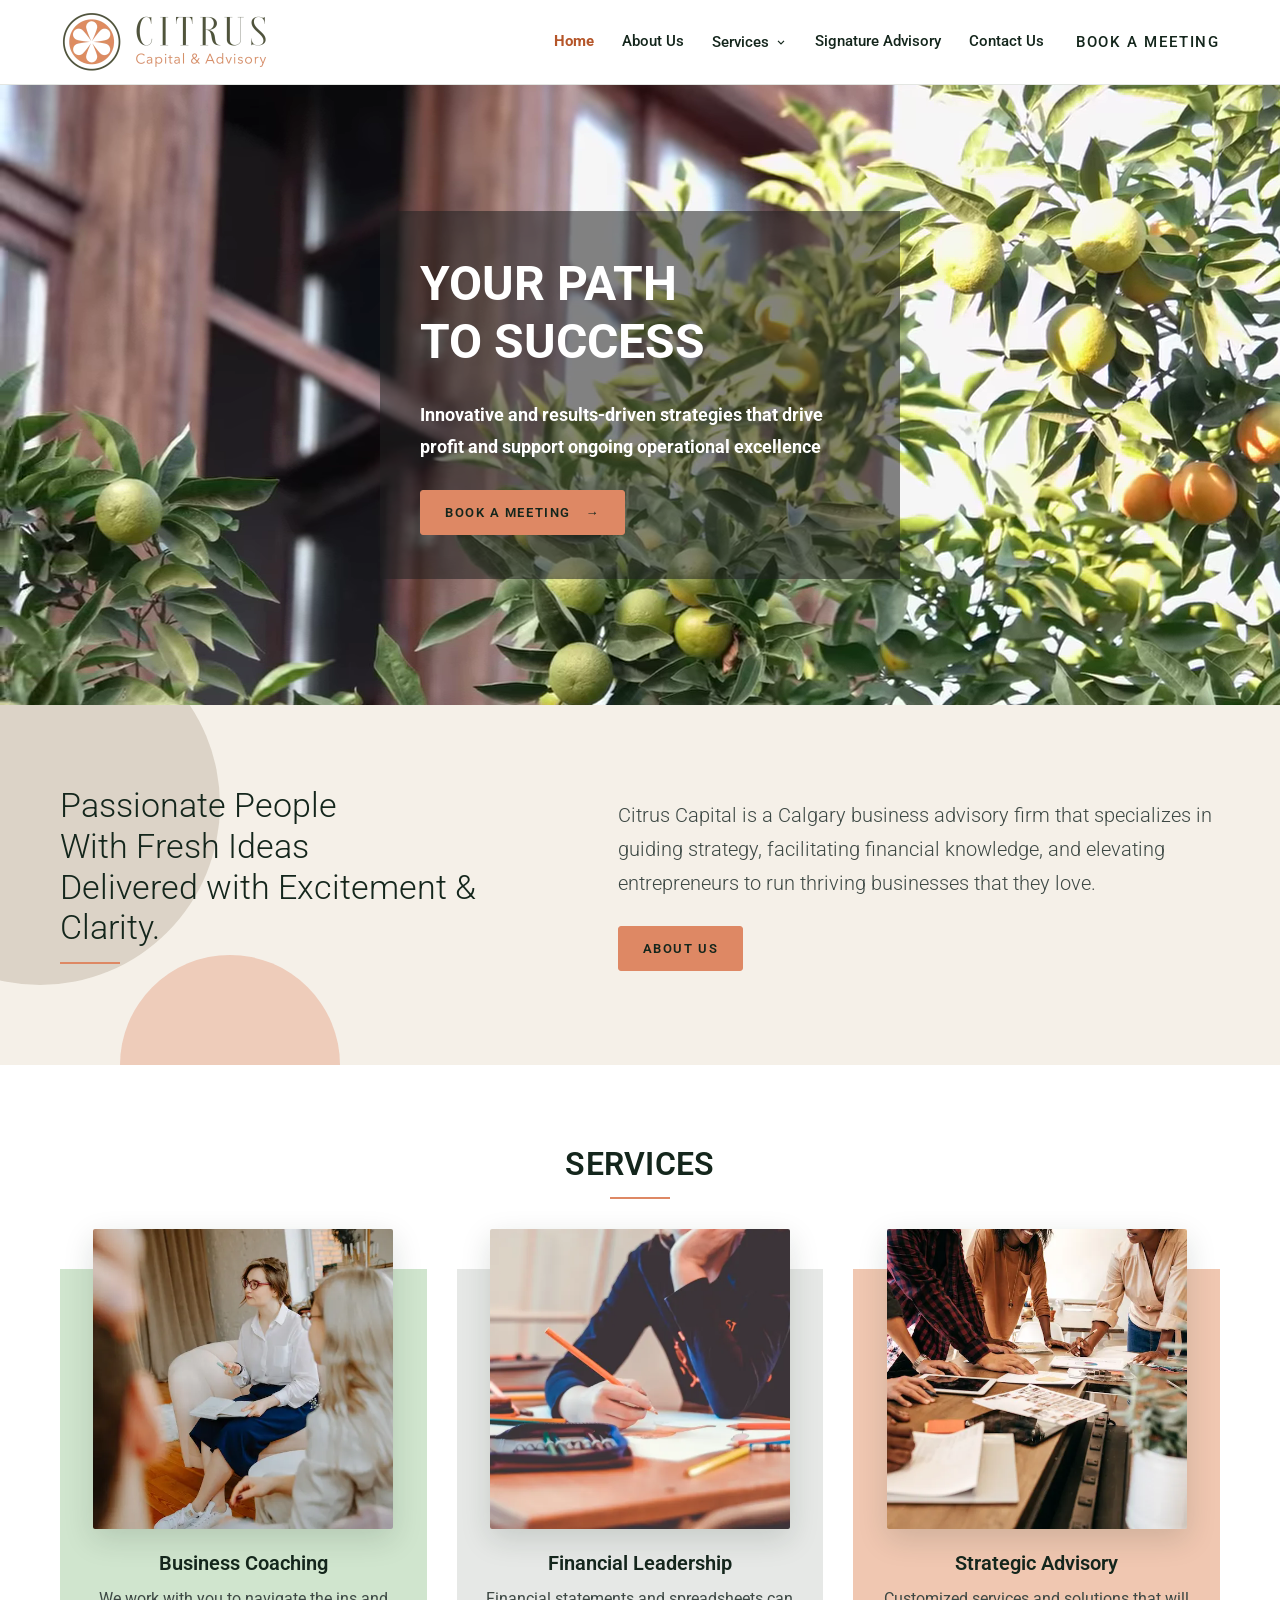
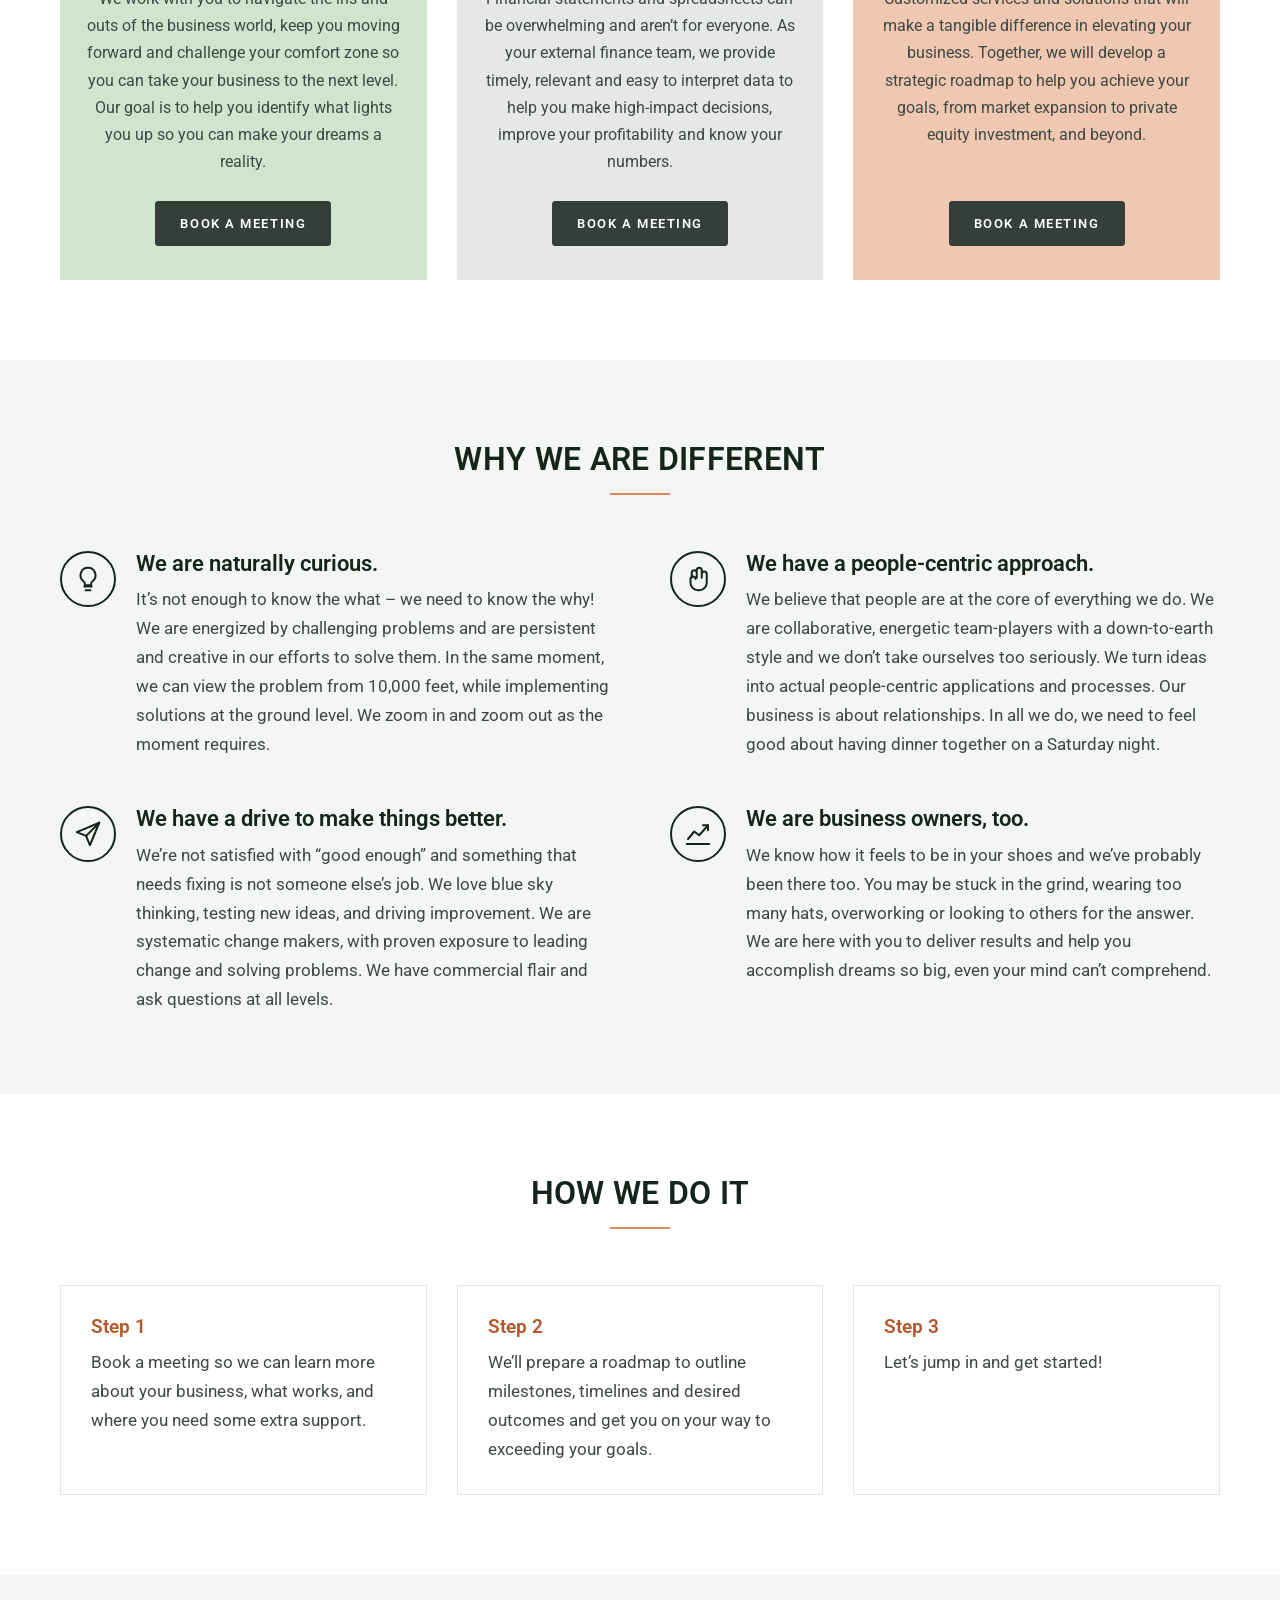
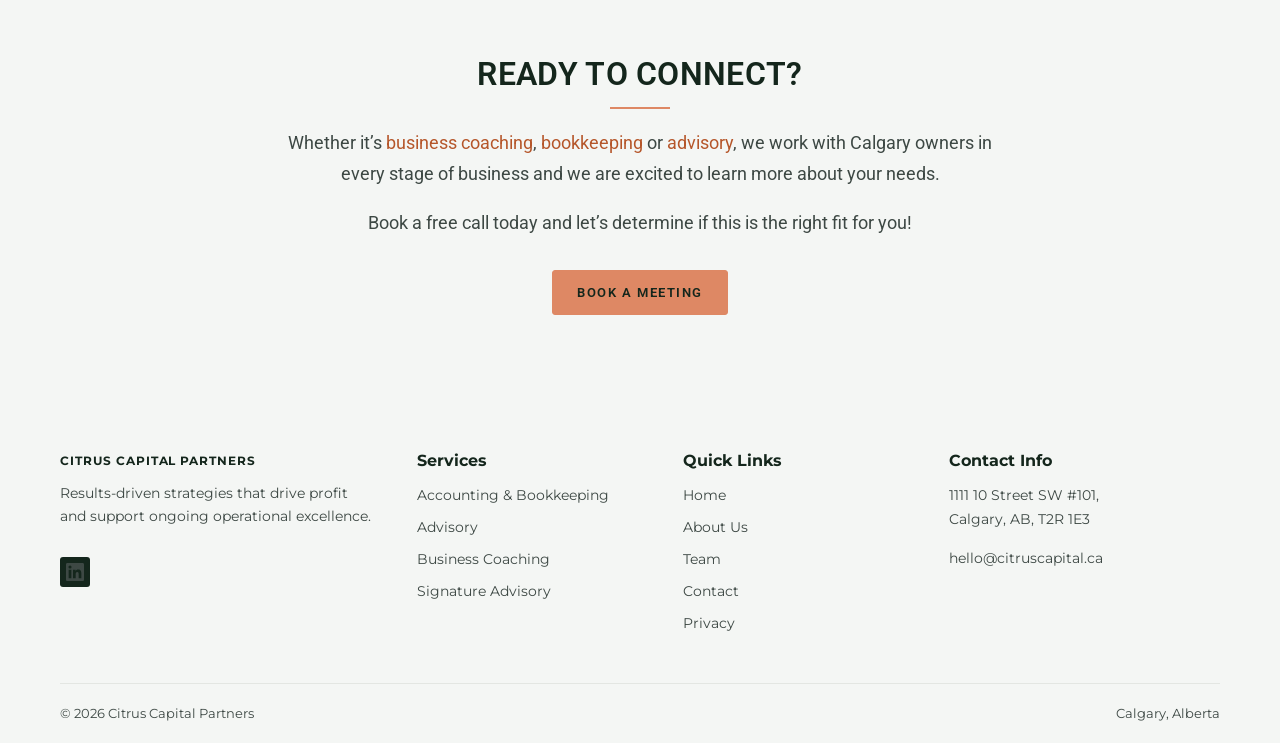
<file: index.html>
<!DOCTYPE html>
<html lang="en-CA">
<head>
<meta charset="utf-8">
<meta name="viewport" content="width=device-width, initial-scale=1">
<title>Business Advisory, Accounting &amp; Coaching in Calgary | Citrus Capital</title>
<meta name="description" content="Citrus Capital is a Calgary business advisory firm offering bookkeeping and accounting, financial and strategic advisory, and business coaching for owner-led companies. Book a free call.">
<link rel="canonical" href="https://citruscapital.ca/">
<meta property="og:type" content="website">
<meta property="og:site_name" content="Citrus Capital">
<meta property="og:title" content="Business Advisory, Accounting &amp; Coaching in Calgary | Citrus Capital">
<meta property="og:description" content="Citrus Capital is a Calgary business advisory firm offering bookkeeping and accounting, financial and strategic advisory, and business coaching for owner-led companies. Book a free call.">
<meta property="og:url" content="https://citruscapital.ca/">
<meta property="og:image" content="https://citruscapital.ca/assets/img/og-image.jpg">
<meta property="og:image:width" content="1200">
<meta property="og:image:height" content="630">
<meta property="og:locale" content="en_CA">
<meta name="twitter:card" content="summary_large_image">
<meta name="theme-color" content="#14261c">
<link rel="icon" href="assets/img/favicon-32.png" sizes="32x32">
<link rel="icon" href="assets/img/icon-192.png" sizes="192x192">
<link rel="apple-touch-icon" href="assets/img/apple-touch-icon.png">
<link rel="preconnect" href="https://fonts.googleapis.com">
<link rel="preconnect" href="https://fonts.gstatic.com" crossorigin>
<link rel="stylesheet" href="https://fonts.googleapis.com/css2?family=Montserrat:wght@400;600;700&family=Roboto:wght@300;400;500;600;700&display=swap">
<link rel="stylesheet" href="assets/css/site.css">
<link rel="preload" as="image" href="assets/img/hero-poster.webp" media="(min-width: 641px)" fetchpriority="high">
<link rel="preload" as="image" href="assets/img/hero-poster-mobile.webp" media="(max-width: 640px)" fetchpriority="high">
<script type="application/ld+json">{"@context": "https://schema.org", "@type": "ProfessionalService", "@id": "https://citruscapital.ca/#organization", "name": "Citrus Capital", "alternateName": "Citrus Capital Partners", "url": "https://citruscapital.ca/", "logo": "https://citruscapital.ca/assets/img/logo.webp", "image": "https://citruscapital.ca/assets/img/og-image.jpg", "email": "hello@citruscapital.ca", "foundingDate": "2012", "description": "Calgary business advisory firm offering bookkeeping and accounting, financial and strategic advisory, and business coaching for owner-led companies.", "address": {"@type": "PostalAddress", "streetAddress": "1111 10 Street SW #101", "addressLocality": "Calgary", "addressRegion": "AB", "postalCode": "T2R 1E3", "addressCountry": "CA"}, "areaServed": {"@type": "City", "name": "Calgary"}, "sameAs": ["https://www.linkedin.com/company/citrus-capital-partners/"]}</script>
</head>
<body>
<!-- HEADER (identical on every page) -->
<a class="skip-link" href="#main">Skip to content</a>
<header class="site-header">
  <div class="container">
    <a class="brand" href="" aria-label="Citrus Capital home"><img src="assets/img/logo.webp" alt="Citrus Capital &amp; Advisory" width="209" height="62"></a>
    <button class="nav-toggle" type="button" aria-controls="site-nav" aria-expanded="false" aria-label="Menu"><svg viewBox="0 0 24 24" fill="none" stroke="currentColor" stroke-width="2" aria-hidden="true"><path d="M4 7h16M4 12h16M4 17h16"/></svg></button>
    <nav class="nav" id="site-nav" aria-label="Main">
      <ul><li><a href="" aria-current="page">Home</a></li><li><a href="about-us/">About Us</a></li><li class="has-sub"><button type="button" class="menu-btn" aria-expanded="false" aria-haspopup="true">Services <svg class="chev" viewBox="0 0 20 20" fill="none" stroke="currentColor" stroke-width="2" aria-hidden="true"><path d="M5 8l5 5 5-5"/></svg></button><ul class="sub"><li><a href="accounting-bookkeeping/">Accounting &amp; Bookkeeping</a></li><li><a href="advisory/">Advisory</a></li><li><a href="business-coaching/">Business Coaching</a></li></ul></li><li><a href="signature-advisory/">Signature Advisory</a></li><li><a href="contact-us/">Contact Us</a></li></ul>
      <a class="btn btn--orange" href="contact-us/">Book a Meeting</a>
    </nav>
  </div>
</header>
<!-- /HEADER -->

<main id="main">

<section class="hero" data-video="assets/video/hero.webm">
  <div class="container">
    <div class="hero-box">
      <h1>Your path to success</h1>
      <p>Innovative and results-driven strategies that drive profit and support ongoing operational excellence</p>
      <a class="btn btn--orange" href="contact-us/">Book a Meeting <span class="arrow" aria-hidden="true">&rarr;</span></a>
    </div>
  </div>
</section>

<section class="section intro">
  <div class="container">
    <h2>Passionate People<br>With Fresh Ideas<br>Delivered with Excitement &amp; Clarity.</h2>
    <div>
      <p>Citrus Capital is a Calgary business advisory firm that specializes in guiding strategy, facilitating financial knowledge, and elevating entrepreneurs to run thriving businesses that they love.</p>
      <a class="btn btn--orange" href="about-us/">About Us</a>
    </div>
  </div>
</section>

<section class="section">
  <div class="container">
    <h2 class="section-title">Services</h2>
    <div class="services">
      <article class="service-card service-card--green">
        <img src="assets/img/business-coaching.webp" alt="A coach in conversation with a business owner" width="540" height="540" loading="lazy">
        <h3><a href="business-coaching/">Business Coaching</a></h3>
        <p>We work with you to navigate the ins and outs of the business world, keep you moving forward and challenge your comfort zone so you can take your business to the next level. Our goal is to help you identify what lights you up so you can make your dreams a reality.</p>
        <a class="btn btn--green" href="contact-us/">Book a Meeting</a>
      </article>
      <article class="service-card service-card--grey">
        <img src="assets/img/financial-leadership.webp" alt="Hands working through financial statements with a calculator" width="540" height="540" loading="lazy">
        <h3><a href="accounting-bookkeeping/">Financial Leadership</a></h3>
        <p>Financial statements and spreadsheets can be overwhelming and aren&rsquo;t for everyone. As your external finance team, we provide timely, relevant and easy to interpret data to help you make high-impact decisions, improve your profitability and know your numbers.</p>
        <a class="btn btn--green" href="contact-us/">Book a Meeting</a>
      </article>
      <article class="service-card service-card--peach">
        <img src="assets/img/strategic-advisory.webp" alt="A team planning around a table covered in documents" width="540" height="540" loading="lazy">
        <h3><a href="advisory/">Strategic Advisory</a></h3>
        <p>Customized services and solutions that will make a tangible difference in elevating your business. Together, we will develop a strategic roadmap to help you achieve your goals, from market expansion to private equity investment, and beyond.</p>
        <a class="btn btn--green" href="contact-us/">Book a Meeting</a>
      </article>
    </div>
  </div>
</section>

<section class="section section--grey">
  <div class="container">
    <h2 class="section-title">Why we are different</h2>
    <div class="features">
      <div class="feature">
        <div class="icon"><svg viewBox="0 0 24 24" fill="none" stroke="currentColor" stroke-width="1.6" stroke-linecap="round" stroke-linejoin="round" aria-hidden="true"><path d="M9 18h6M10 21h4M12 3a6 6 0 0 0-3.6 10.8c.6.5 1.1 1.2 1.1 2V17h5v-1.2c0-.8.5-1.5 1.1-2A6 6 0 0 0 12 3z"/></svg></div>
        <div>
          <h3>We are naturally curious.</h3>
          <p>It&rsquo;s not enough to know the what &ndash; we need to know the why! We are energized by challenging problems and are persistent and creative in our efforts to solve them. In the same moment, we can view the problem from 10,000 feet, while implementing solutions at the ground level. We zoom in and zoom out as the moment requires.</p>
        </div>
      </div>
      <div class="feature">
        <div class="icon"><svg viewBox="0 0 24 24" fill="none" stroke="currentColor" stroke-width="1.6" stroke-linecap="round" stroke-linejoin="round" aria-hidden="true"><path d="M7 11V7a2 2 0 0 1 2-2h0a2 2 0 0 1 2 2v4M11 8V5a2 2 0 0 1 2-2h0a2 2 0 0 1 2 2v6M15 11V8a2 2 0 0 1 2-2h0a2 2 0 0 1 2 2v7a6 6 0 0 1-6 6h-1a6 6 0 0 1-6-6v-3a2 2 0 0 1 4 0"/></svg></div>
        <div>
          <h3>We have a people-centric approach.</h3>
          <p>We believe that people are at the core of everything we do. We are collaborative, energetic team-players with a down-to-earth style and we don&rsquo;t take ourselves too seriously. We turn ideas into actual people-centric applications and processes. Our business is about relationships. In all we do, we need to feel good about having dinner together on a Saturday night.</p>
        </div>
      </div>
      <div class="feature">
        <div class="icon"><svg viewBox="0 0 24 24" fill="none" stroke="currentColor" stroke-width="1.6" stroke-linecap="round" stroke-linejoin="round" aria-hidden="true"><path d="M21 3 3 10.5l7.5 3L13.5 21 21 3z"/><path d="M10.5 13.5 21 3"/></svg></div>
        <div>
          <h3>We have a drive to make things better.</h3>
          <p>We&rsquo;re not satisfied with &ldquo;good enough&rdquo; and something that needs fixing is not someone else&rsquo;s job. We love blue sky thinking, testing new ideas, and driving improvement. We are systematic change makers, with proven exposure to leading change and solving problems. We have commercial flair and ask questions at all levels.</p>
        </div>
      </div>
      <div class="feature">
        <div class="icon"><svg viewBox="0 0 24 24" fill="none" stroke="currentColor" stroke-width="1.6" stroke-linecap="round" stroke-linejoin="round" aria-hidden="true"><path d="M3 20h18M4 16l5-6 4 3 7-8"/><path d="M16 5h4v4"/></svg></div>
        <div>
          <h3>We are business owners, too.</h3>
          <p>We know how it feels to be in your shoes and we&rsquo;ve probably been there too. You may be stuck in the grind, wearing too many hats, overworking or looking to others for the answer. We are here with you to deliver results and help you accomplish dreams so big, even your mind can&rsquo;t comprehend.</p>
        </div>
      </div>
    </div>
  </div>
</section>

<section class="section">
  <div class="container">
    <h2 class="section-title">How we do it</h2>
    <div class="steps">
      <div class="step"><h3>Step 1</h3><p>Book a meeting so we can learn more about your business, what works, and where you need some extra support.</p></div>
      <div class="step"><h3>Step 2</h3><p>We&rsquo;ll prepare a roadmap to outline milestones, timelines and desired outcomes and get you on your way to exceeding your goals.</p></div>
      <div class="step"><h3>Step 3</h3><p>Let&rsquo;s jump in and get started!</p></div>
    </div>
  </div>
</section>

<section class="section section--grey cta">
  <div class="container">
    <h2 class="section-title">Ready to connect?</h2>
    <p>Whether it&rsquo;s <a href="business-coaching/">business coaching</a>, <a href="accounting-bookkeeping/">bookkeeping</a> or <a href="advisory/">advisory</a>, we work with Calgary owners in every stage of business and we are excited to learn more about your needs.</p>
    <p>Book a free call today and let&rsquo;s determine if this is the right fit for you!</p>
    <a class="btn btn--orange" href="contact-us/">Book a Meeting</a>
  </div>
</section>

</main>
<!-- FOOTER (identical on every page) -->
<footer class="site-footer">
  <div class="container">
    <div class="footer-grid">
      <div>
        <p class="brand-name">Citrus Capital Partners</p>
        <p>Results-driven strategies that drive profit and support ongoing operational excellence.</p>
        <a class="social" href="https://www.linkedin.com/company/citrus-capital-partners/" target="_blank" rel="noopener" aria-label="Citrus Capital on LinkedIn"><svg viewBox="0 0 24 24" fill="currentColor" aria-hidden="true"><path d="M20.45 20.45h-3.55v-5.57c0-1.33-.03-3.04-1.85-3.04-1.85 0-2.14 1.45-2.14 2.94v5.67H9.36V9h3.41v1.56h.05c.47-.9 1.63-1.85 3.36-1.85 3.6 0 4.27 2.37 4.27 5.45v6.29zM5.34 7.43a2.06 2.06 0 1 1 0-4.12 2.06 2.06 0 0 1 0 4.12zM7.12 20.45H3.56V9h3.56v11.45zM22.22 0H1.77C.79 0 0 .77 0 1.73v20.54C0 23.23.79 24 1.77 24h20.45c.98 0 1.78-.77 1.78-1.73V1.73C24 .77 23.2 0 22.22 0z"/></svg></a>
      </div>
      <div>
        <h2>Services</h2>
        <ul>
          <li><a href="accounting-bookkeeping/">Accounting &amp; Bookkeeping</a></li>
          <li><a href="advisory/">Advisory</a></li>
          <li><a href="business-coaching/">Business Coaching</a></li>
          <li><a href="signature-advisory/">Signature Advisory</a></li>
        </ul>
      </div>
      <div>
        <h2>Quick Links</h2>
        <ul>
          <li><a href="">Home</a></li>
          <li><a href="about-us/">About Us</a></li>
          <li><a href="team/">Team</a></li>
          <li><a href="contact-us/">Contact</a></li>
          <li><a href="privacy/">Privacy</a></li>
        </ul>
      </div>
      <div>
        <h2>Contact Info</h2>
        <p>1111 10 Street SW #101,<br>Calgary, AB, T2R 1E3</p>
        <p><a href="mailto:hello@citruscapital.ca">hello@citruscapital.ca</a></p>
      </div>
    </div>
    <div class="footer-bar">
      <span>&copy; 2026 Citrus Capital Partners</span>
      <span>Calgary, Alberta</span>
    </div>
  </div>
</footer>
<div class="cookie" role="region" aria-label="Cookie notice">
  <p>We use cookies for anonymous analytics. See our <a href="privacy/">privacy notice</a>.</p>
  <button type="button" class="btn btn--orange">OK</button>
</div>
<script src="assets/js/config.js"></script>
<script src="assets/js/nav.js"></script>
<script src="assets/js/forms.js"></script>
<!-- /FOOTER -->

</body>
</html>
</file>
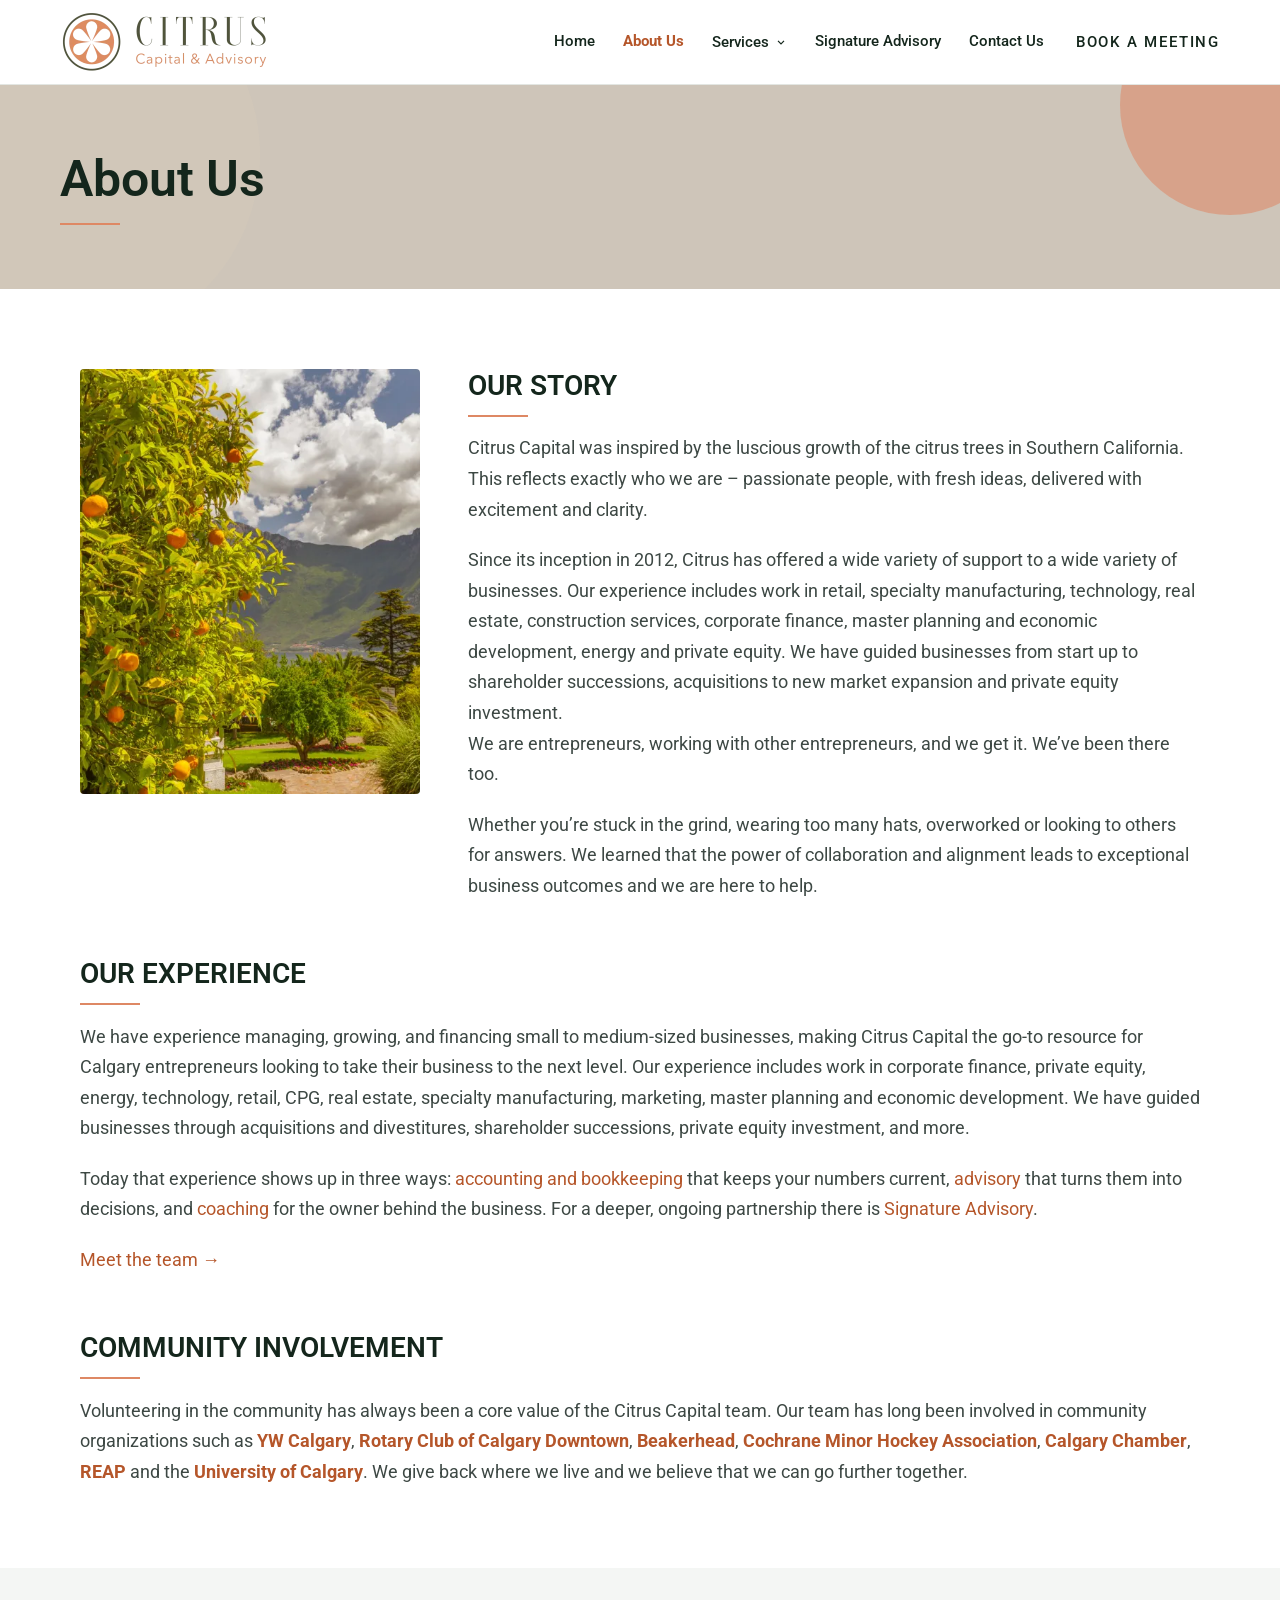
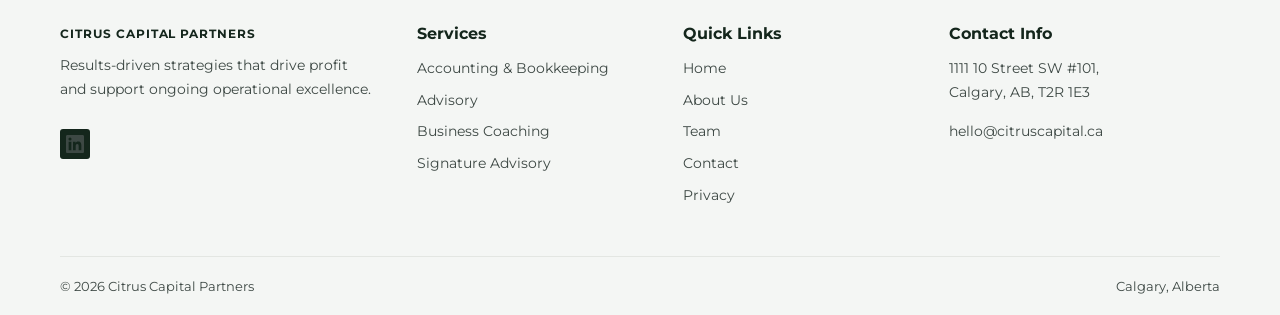
<file: about-us/index.html>
<!DOCTYPE html>
<html lang="en-CA">
<head>
<meta charset="utf-8">
<meta name="viewport" content="width=device-width, initial-scale=1">
<title>About Citrus Capital | Calgary Business Advisors Since 2012</title>
<meta name="description" content="Entrepreneurs advising entrepreneurs since 2012. Experience across retail, manufacturing, technology, real estate, energy and private equity, rooted in the Calgary community.">
<link rel="canonical" href="https://citruscapital.ca/about-us/">
<meta property="og:type" content="website">
<meta property="og:site_name" content="Citrus Capital">
<meta property="og:title" content="About Citrus Capital | Calgary Business Advisors Since 2012">
<meta property="og:description" content="Entrepreneurs advising entrepreneurs since 2012. Experience across retail, manufacturing, technology, real estate, energy and private equity, rooted in the Calgary community.">
<meta property="og:url" content="https://citruscapital.ca/about-us/">
<meta property="og:image" content="https://citruscapital.ca/assets/img/og-image.jpg">
<meta property="og:image:width" content="1200">
<meta property="og:image:height" content="630">
<meta property="og:locale" content="en_CA">
<meta name="twitter:card" content="summary_large_image">
<meta name="theme-color" content="#14261c">
<link rel="icon" href="../assets/img/favicon-32.png" sizes="32x32">
<link rel="icon" href="../assets/img/icon-192.png" sizes="192x192">
<link rel="apple-touch-icon" href="../assets/img/apple-touch-icon.png">
<link rel="preconnect" href="https://fonts.googleapis.com">
<link rel="preconnect" href="https://fonts.gstatic.com" crossorigin>
<link rel="stylesheet" href="https://fonts.googleapis.com/css2?family=Montserrat:wght@400;600;700&family=Roboto:wght@300;400;500;600;700&display=swap">
<link rel="stylesheet" href="../assets/css/site.css">
<script type="application/ld+json">{"@context": "https://schema.org", "@type": "ProfessionalService", "@id": "https://citruscapital.ca/#organization", "name": "Citrus Capital", "alternateName": "Citrus Capital Partners", "url": "https://citruscapital.ca/", "logo": "https://citruscapital.ca/assets/img/logo.webp", "image": "https://citruscapital.ca/assets/img/og-image.jpg", "email": "hello@citruscapital.ca", "foundingDate": "2012", "description": "Calgary business advisory firm offering bookkeeping and accounting, financial and strategic advisory, and business coaching for owner-led companies.", "address": {"@type": "PostalAddress", "streetAddress": "1111 10 Street SW #101", "addressLocality": "Calgary", "addressRegion": "AB", "postalCode": "T2R 1E3", "addressCountry": "CA"}, "areaServed": {"@type": "City", "name": "Calgary"}, "sameAs": ["https://www.linkedin.com/company/citrus-capital-partners/"]}</script>
<script type="application/ld+json">{"@context": "https://schema.org", "@type": "BreadcrumbList", "itemListElement": [{"@type": "ListItem", "position": 1, "name": "Home", "item": "https://citruscapital.ca/"}, {"@type": "ListItem", "position": 2, "name": "About Us", "item": "https://citruscapital.ca/about-us/"}]}</script>
</head>
<body>
<!-- HEADER (identical on every page) -->
<a class="skip-link" href="#main">Skip to content</a>
<header class="site-header">
  <div class="container">
    <a class="brand" href="../" aria-label="Citrus Capital home"><img src="../assets/img/logo.webp" alt="Citrus Capital &amp; Advisory" width="209" height="62"></a>
    <button class="nav-toggle" type="button" aria-controls="site-nav" aria-expanded="false" aria-label="Menu"><svg viewBox="0 0 24 24" fill="none" stroke="currentColor" stroke-width="2" aria-hidden="true"><path d="M4 7h16M4 12h16M4 17h16"/></svg></button>
    <nav class="nav" id="site-nav" aria-label="Main">
      <ul><li><a href="../">Home</a></li><li><a href="../about-us/" aria-current="page">About Us</a></li><li class="has-sub"><button type="button" class="menu-btn" aria-expanded="false" aria-haspopup="true">Services <svg class="chev" viewBox="0 0 20 20" fill="none" stroke="currentColor" stroke-width="2" aria-hidden="true"><path d="M5 8l5 5 5-5"/></svg></button><ul class="sub"><li><a href="../accounting-bookkeeping/">Accounting &amp; Bookkeeping</a></li><li><a href="../advisory/">Advisory</a></li><li><a href="../business-coaching/">Business Coaching</a></li></ul></li><li><a href="../signature-advisory/">Signature Advisory</a></li><li><a href="../contact-us/">Contact Us</a></li></ul>
      <a class="btn btn--orange" href="../contact-us/">Book a Meeting</a>
    </nav>
  </div>
</header>
<!-- /HEADER -->

<main id="main">
<section class="banner banner--grey"><div class="container"><h1>About Us</h1></div></section>
<section class="section">
  <div class="container content">
    <div class="about-grid">
      <img src="../assets/img/about-citrus.webp" alt="Orange trees heavy with fruit under a clear sky" width="800" height="600">
      <div class="about-block" style="margin-top:0">
        <h2>Our Story</h2>
        <p>Citrus Capital was inspired by the luscious growth of the citrus trees in Southern California. This reflects exactly who we are &ndash; passionate people, with fresh ideas, delivered with excitement and clarity.</p>
        <p>Since its inception in 2012, Citrus has offered a wide variety of support to a wide variety of businesses. Our experience includes work in retail, specialty manufacturing, technology, real estate, construction services, corporate finance, master planning and economic development, energy and private equity. We have guided businesses from start up to shareholder successions, acquisitions to new market expansion and private equity investment.<br>We are entrepreneurs, working with other entrepreneurs, and we get it. We&rsquo;ve been there too.</p>
        <p>Whether you&rsquo;re stuck in the grind, wearing too many hats, overworked or looking to others for answers. We learned that the power of collaboration and alignment leads to exceptional business outcomes and we are here to help.</p>
      </div>
    </div>
    <div class="about-block">
      <h2>Our Experience</h2>
      <p>We have experience managing, growing, and financing small to medium-sized businesses, making Citrus Capital the go-to resource for Calgary entrepreneurs looking to take their business to the next level. Our experience includes work in corporate finance, private equity, energy, technology, retail, CPG, real estate, specialty manufacturing, marketing, master planning and economic development. We have guided businesses through acquisitions and divestitures, shareholder successions, private equity investment, and more.</p>
      <p>Today that experience shows up in three ways: <a href="../accounting-bookkeeping/">accounting and bookkeeping</a> that keeps your numbers current, <a href="../advisory/">advisory</a> that turns them into decisions, and <a href="../business-coaching/">coaching</a> for the owner behind the business. For a deeper, ongoing partnership there is <a href="../signature-advisory/">Signature Advisory</a>.</p>
      <p><a href="../team/">Meet the team &rarr;</a></p>
    </div>
    <div class="about-block">
      <h2>Community Involvement</h2>
      <p>Volunteering in the community has always been a core value of the Citrus Capital team. Our team has long been involved in community organizations such as <a href="https://www.ywcalgary.ca/" target="_blank" rel="noopener"><strong>YW Calgary</strong></a>, <a href="https://www.rotaryclubofcalgary.org/" target="_blank" rel="noopener"><strong>Rotary Club of Calgary Downtown</strong></a>, <a href="https://beakerhead.com/" target="_blank" rel="noopener"><strong>Beakerhead</strong></a>, <a href="https://cochraneminorhockey.com/" target="_blank" rel="noopener"><strong>Cochrane Minor Hockey Association</strong></a>, <a href="https://www.calgarychamber.com/" target="_blank" rel="noopener"><strong>Calgary Chamber</strong></a>, <a href="https://www.belocal.org/" target="_blank" rel="noopener"><strong>REAP</strong></a> and the <a href="https://www.ucalgary.ca/" target="_blank" rel="noopener"><strong>University of Calgary</strong></a>. We give back where we live and we believe that we can go further together.</p>
    </div>
  </div>
</section>

</main>
<!-- FOOTER (identical on every page) -->
<footer class="site-footer">
  <div class="container">
    <div class="footer-grid">
      <div>
        <p class="brand-name">Citrus Capital Partners</p>
        <p>Results-driven strategies that drive profit and support ongoing operational excellence.</p>
        <a class="social" href="https://www.linkedin.com/company/citrus-capital-partners/" target="_blank" rel="noopener" aria-label="Citrus Capital on LinkedIn"><svg viewBox="0 0 24 24" fill="currentColor" aria-hidden="true"><path d="M20.45 20.45h-3.55v-5.57c0-1.33-.03-3.04-1.85-3.04-1.85 0-2.14 1.45-2.14 2.94v5.67H9.36V9h3.41v1.56h.05c.47-.9 1.63-1.85 3.36-1.85 3.6 0 4.27 2.37 4.27 5.45v6.29zM5.34 7.43a2.06 2.06 0 1 1 0-4.12 2.06 2.06 0 0 1 0 4.12zM7.12 20.45H3.56V9h3.56v11.45zM22.22 0H1.77C.79 0 0 .77 0 1.73v20.54C0 23.23.79 24 1.77 24h20.45c.98 0 1.78-.77 1.78-1.73V1.73C24 .77 23.2 0 22.22 0z"/></svg></a>
      </div>
      <div>
        <h2>Services</h2>
        <ul>
          <li><a href="../accounting-bookkeeping/">Accounting &amp; Bookkeeping</a></li>
          <li><a href="../advisory/">Advisory</a></li>
          <li><a href="../business-coaching/">Business Coaching</a></li>
          <li><a href="../signature-advisory/">Signature Advisory</a></li>
        </ul>
      </div>
      <div>
        <h2>Quick Links</h2>
        <ul>
          <li><a href="../">Home</a></li>
          <li><a href="../about-us/">About Us</a></li>
          <li><a href="../team/">Team</a></li>
          <li><a href="../contact-us/">Contact</a></li>
          <li><a href="../privacy/">Privacy</a></li>
        </ul>
      </div>
      <div>
        <h2>Contact Info</h2>
        <p>1111 10 Street SW #101,<br>Calgary, AB, T2R 1E3</p>
        <p><a href="mailto:hello@citruscapital.ca">hello@citruscapital.ca</a></p>
      </div>
    </div>
    <div class="footer-bar">
      <span>&copy; 2026 Citrus Capital Partners</span>
      <span>Calgary, Alberta</span>
    </div>
  </div>
</footer>
<div class="cookie" role="region" aria-label="Cookie notice">
  <p>We use cookies for anonymous analytics. See our <a href="../privacy/">privacy notice</a>.</p>
  <button type="button" class="btn btn--orange">OK</button>
</div>
<script src="../assets/js/config.js"></script>
<script src="../assets/js/nav.js"></script>
<script src="../assets/js/forms.js"></script>
<!-- /FOOTER -->

</body>
</html>
</file>
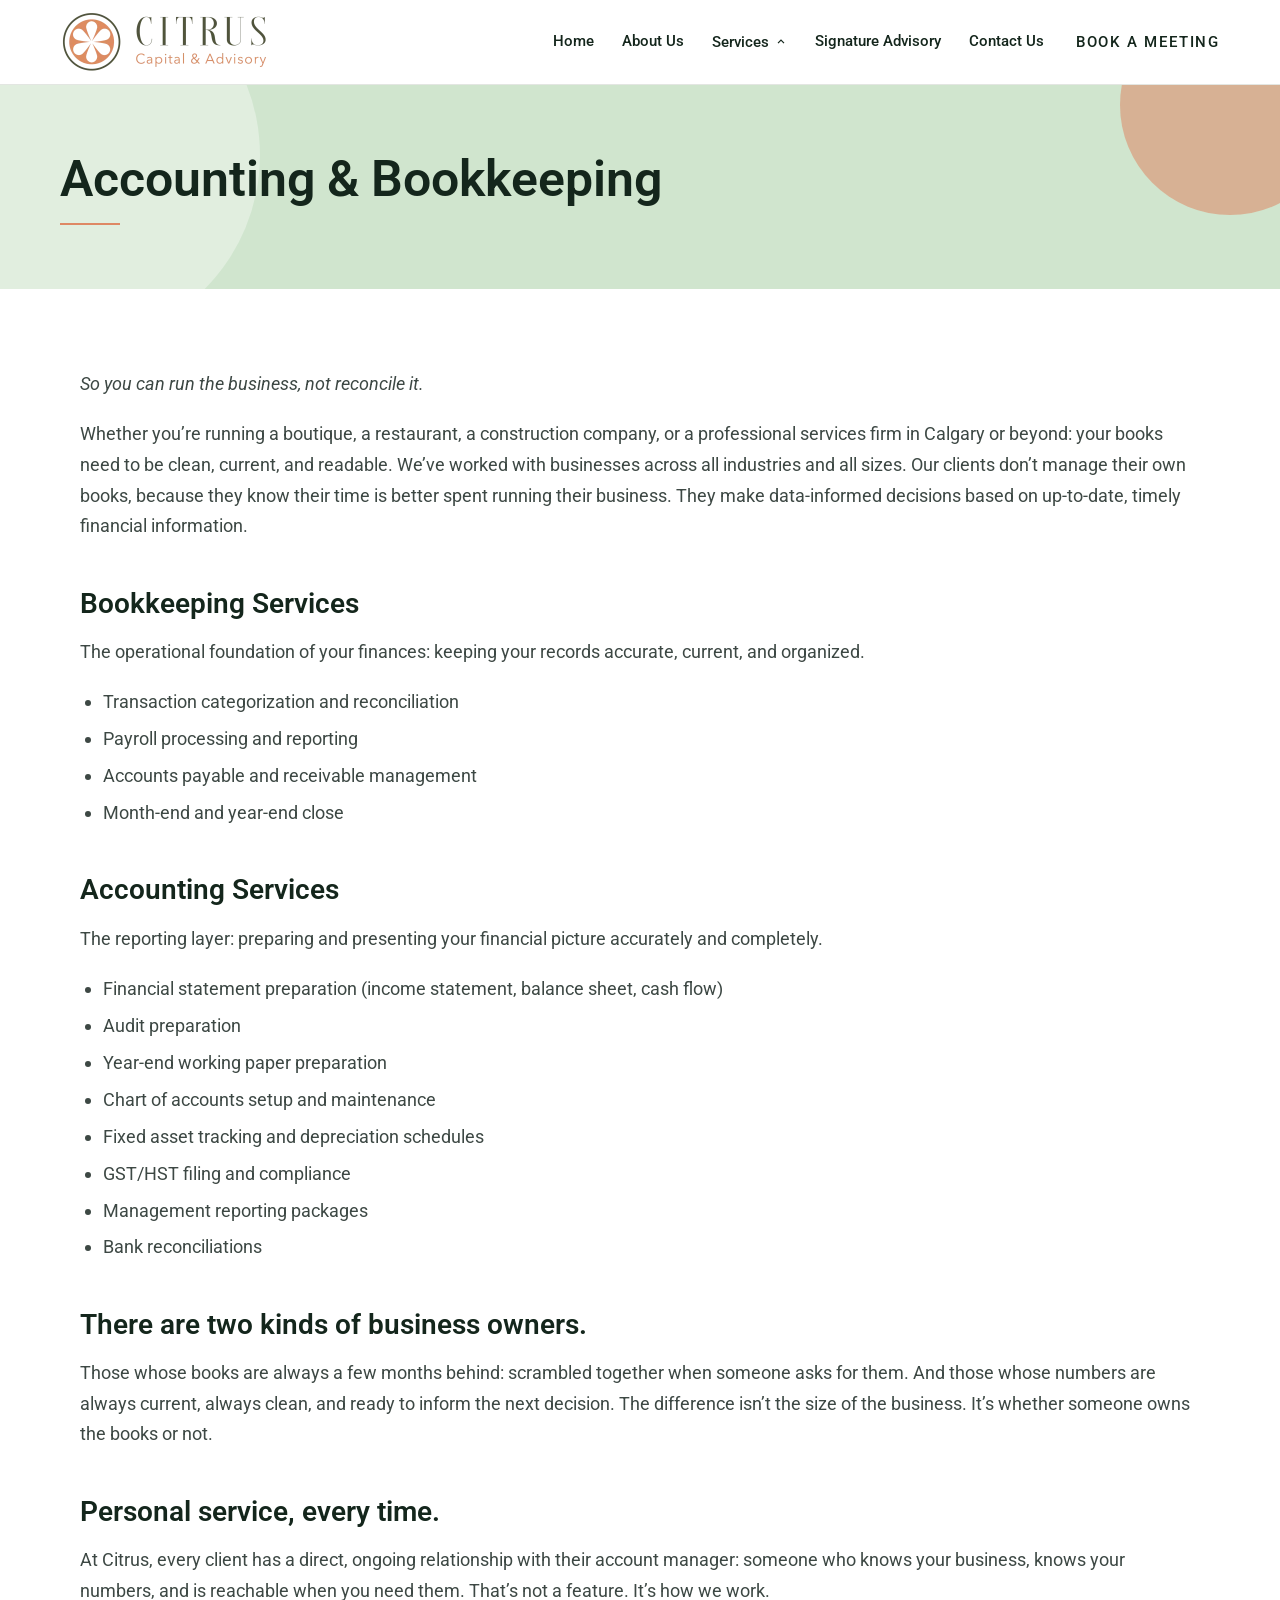
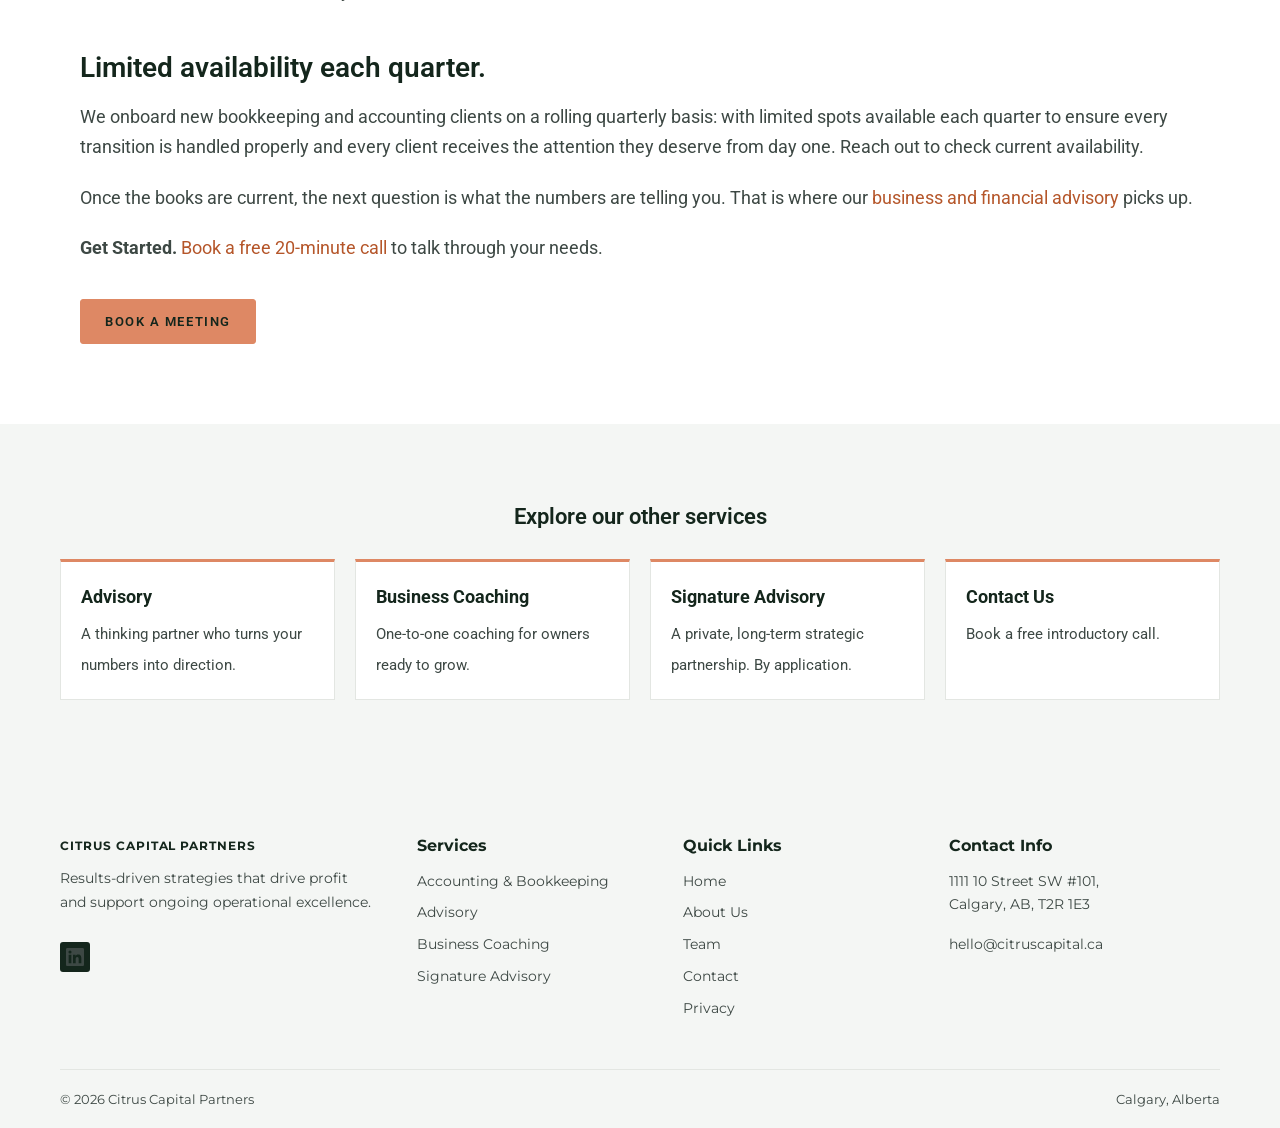
<file: accounting-bookkeeping/index.html>
<!DOCTYPE html>
<html lang="en-CA">
<head>
<meta charset="utf-8">
<meta name="viewport" content="width=device-width, initial-scale=1">
<title>Bookkeeping &amp; Accounting Services for Calgary Businesses | Citrus Capital</title>
<meta name="description" content="Clean, current books with a dedicated account manager. Bookkeeping, payroll, month-end close, GST/HST filing and management reporting for Calgary businesses. Limited spots each quarter.">
<link rel="canonical" href="https://citruscapital.ca/accounting-bookkeeping/">
<meta property="og:type" content="website">
<meta property="og:site_name" content="Citrus Capital">
<meta property="og:title" content="Bookkeeping &amp; Accounting Services for Calgary Businesses | Citrus Capital">
<meta property="og:description" content="Clean, current books with a dedicated account manager. Bookkeeping, payroll, month-end close, GST/HST filing and management reporting for Calgary businesses. Limited spots each quarter.">
<meta property="og:url" content="https://citruscapital.ca/accounting-bookkeeping/">
<meta property="og:image" content="https://citruscapital.ca/assets/img/og-image.jpg">
<meta property="og:image:width" content="1200">
<meta property="og:image:height" content="630">
<meta property="og:locale" content="en_CA">
<meta name="twitter:card" content="summary_large_image">
<meta name="theme-color" content="#14261c">
<link rel="icon" href="../assets/img/favicon-32.png" sizes="32x32">
<link rel="icon" href="../assets/img/icon-192.png" sizes="192x192">
<link rel="apple-touch-icon" href="../assets/img/apple-touch-icon.png">
<link rel="preconnect" href="https://fonts.googleapis.com">
<link rel="preconnect" href="https://fonts.gstatic.com" crossorigin>
<link rel="stylesheet" href="https://fonts.googleapis.com/css2?family=Montserrat:wght@400;600;700&family=Roboto:wght@300;400;500;600;700&display=swap">
<link rel="stylesheet" href="../assets/css/site.css">
<script type="application/ld+json">{"@context": "https://schema.org", "@type": "ProfessionalService", "@id": "https://citruscapital.ca/#organization", "name": "Citrus Capital", "alternateName": "Citrus Capital Partners", "url": "https://citruscapital.ca/", "logo": "https://citruscapital.ca/assets/img/logo.webp", "image": "https://citruscapital.ca/assets/img/og-image.jpg", "email": "hello@citruscapital.ca", "foundingDate": "2012", "description": "Calgary business advisory firm offering bookkeeping and accounting, financial and strategic advisory, and business coaching for owner-led companies.", "address": {"@type": "PostalAddress", "streetAddress": "1111 10 Street SW #101", "addressLocality": "Calgary", "addressRegion": "AB", "postalCode": "T2R 1E3", "addressCountry": "CA"}, "areaServed": {"@type": "City", "name": "Calgary"}, "sameAs": ["https://www.linkedin.com/company/citrus-capital-partners/"]}</script>
<script type="application/ld+json">{"@context": "https://schema.org", "@type": "BreadcrumbList", "itemListElement": [{"@type": "ListItem", "position": 1, "name": "Home", "item": "https://citruscapital.ca/"}, {"@type": "ListItem", "position": 2, "name": "Accounting & Bookkeeping", "item": "https://citruscapital.ca/accounting-bookkeeping/"}]}</script>
<script type="application/ld+json">{"@context": "https://schema.org", "@type": "Service", "name": "Accounting & Bookkeeping", "serviceType": "Accounting & Bookkeeping", "url": "https://citruscapital.ca/accounting-bookkeeping/", "description": "Clean, current books with a dedicated account manager. Bookkeeping, payroll, month-end close, GST/HST filing and management reporting for Calgary businesses. Limited spots each quarter.", "provider": {"@id": "https://citruscapital.ca/#organization"}, "areaServed": {"@type": "City", "name": "Calgary"}}</script>
</head>
<body>
<!-- HEADER (identical on every page) -->
<a class="skip-link" href="#main">Skip to content</a>
<header class="site-header">
  <div class="container">
    <a class="brand" href="../" aria-label="Citrus Capital home"><img src="../assets/img/logo.webp" alt="Citrus Capital &amp; Advisory" width="209" height="62"></a>
    <button class="nav-toggle" type="button" aria-controls="site-nav" aria-expanded="false" aria-label="Menu"><svg viewBox="0 0 24 24" fill="none" stroke="currentColor" stroke-width="2" aria-hidden="true"><path d="M4 7h16M4 12h16M4 17h16"/></svg></button>
    <nav class="nav" id="site-nav" aria-label="Main">
      <ul><li><a href="../">Home</a></li><li><a href="../about-us/">About Us</a></li><li class="has-sub"><button type="button" class="menu-btn" aria-expanded="true" aria-haspopup="true">Services <svg class="chev" viewBox="0 0 20 20" fill="none" stroke="currentColor" stroke-width="2" aria-hidden="true"><path d="M5 8l5 5 5-5"/></svg></button><ul class="sub"><li><a href="../accounting-bookkeeping/" aria-current="page">Accounting &amp; Bookkeeping</a></li><li><a href="../advisory/">Advisory</a></li><li><a href="../business-coaching/">Business Coaching</a></li></ul></li><li><a href="../signature-advisory/">Signature Advisory</a></li><li><a href="../contact-us/">Contact Us</a></li></ul>
      <a class="btn btn--orange" href="../contact-us/">Book a Meeting</a>
    </nav>
  </div>
</header>
<!-- /HEADER -->

<main id="main">
<section class="banner banner--green"><div class="container"><h1>Accounting &amp; Bookkeeping</h1></div></section>
<section class="section">
  <div class="container content">
    <p class="lead">So you can run the business, not reconcile it.</p>
    <p>Whether you&rsquo;re running a boutique, a restaurant, a construction company, or a professional services firm in Calgary or beyond: your books need to be clean, current, and readable. We&rsquo;ve worked with businesses across all industries and all sizes. Our clients don&rsquo;t manage their own books, because they know their time is better spent running their business. They make data-informed decisions based on up-to-date, timely financial information.</p>
    <h2>Bookkeeping Services</h2>
    <p>The operational foundation of your finances: keeping your records accurate, current, and organized.</p>
    <ul>
      <li>Transaction categorization and reconciliation</li>
      <li>Payroll processing and reporting</li>
      <li>Accounts payable and receivable management</li>
      <li>Month-end and year-end close</li>
    </ul>
    <h2>Accounting Services</h2>
    <p>The reporting layer: preparing and presenting your financial picture accurately and completely.</p>
    <ul>
      <li>Financial statement preparation (income statement, balance sheet, cash flow)</li>
      <li>Audit preparation</li>
      <li>Year-end working paper preparation</li>
      <li>Chart of accounts setup and maintenance</li>
      <li>Fixed asset tracking and depreciation schedules</li>
      <li>GST/HST filing and compliance</li>
      <li>Management reporting packages</li>
      <li>Bank reconciliations</li>
    </ul>
    <h2>There are two kinds of business owners.</h2>
    <p>Those whose books are always a few months behind: scrambled together when someone asks for them. And those whose numbers are always current, always clean, and ready to inform the next decision. The difference isn&rsquo;t the size of the business. It&rsquo;s whether someone owns the books or not.</p>
    <h2>Personal service, every time.</h2>
    <p>At Citrus, every client has a direct, ongoing relationship with their account manager: someone who knows your business, knows your numbers, and is reachable when you need them. That&rsquo;s not a feature. It&rsquo;s how we work.</p>
    <h2>Limited availability each quarter.</h2>
    <p>We onboard new bookkeeping and accounting clients on a rolling quarterly basis: with limited spots available each quarter to ensure every transition is handled properly and every client receives the attention they deserve from day one. Reach out to check current availability.</p>
    <p>Once the books are current, the next question is what the numbers are telling you. That is where our <a href="../advisory/">business and financial advisory</a> picks up.</p>
    <p><strong>Get Started.</strong> <a href="../contact-us/">Book a free 20-minute call</a> to talk through your needs.</p>
    <a class="btn btn--orange" href="../contact-us/">Book a Meeting</a>
  </div>
</section>

<section class="section section--grey related">
  <div class="container">
    <h2>Explore our other services</h2>
    <ul><li><a href="../advisory/"><strong>Advisory</strong><span>A thinking partner who turns your numbers into direction.</span></a></li><li><a href="../business-coaching/"><strong>Business Coaching</strong><span>One-to-one coaching for owners ready to grow.</span></a></li><li><a href="../signature-advisory/"><strong>Signature Advisory</strong><span>A private, long-term strategic partnership. By application.</span></a></li><li><a href="../contact-us/"><strong>Contact Us</strong><span>Book a free introductory call.</span></a></li></ul>
  </div>
</section>

</main>
<!-- FOOTER (identical on every page) -->
<footer class="site-footer">
  <div class="container">
    <div class="footer-grid">
      <div>
        <p class="brand-name">Citrus Capital Partners</p>
        <p>Results-driven strategies that drive profit and support ongoing operational excellence.</p>
        <a class="social" href="https://www.linkedin.com/company/citrus-capital-partners/" target="_blank" rel="noopener" aria-label="Citrus Capital on LinkedIn"><svg viewBox="0 0 24 24" fill="currentColor" aria-hidden="true"><path d="M20.45 20.45h-3.55v-5.57c0-1.33-.03-3.04-1.85-3.04-1.85 0-2.14 1.45-2.14 2.94v5.67H9.36V9h3.41v1.56h.05c.47-.9 1.63-1.85 3.36-1.85 3.6 0 4.27 2.37 4.27 5.45v6.29zM5.34 7.43a2.06 2.06 0 1 1 0-4.12 2.06 2.06 0 0 1 0 4.12zM7.12 20.45H3.56V9h3.56v11.45zM22.22 0H1.77C.79 0 0 .77 0 1.73v20.54C0 23.23.79 24 1.77 24h20.45c.98 0 1.78-.77 1.78-1.73V1.73C24 .77 23.2 0 22.22 0z"/></svg></a>
      </div>
      <div>
        <h2>Services</h2>
        <ul>
          <li><a href="../accounting-bookkeeping/">Accounting &amp; Bookkeeping</a></li>
          <li><a href="../advisory/">Advisory</a></li>
          <li><a href="../business-coaching/">Business Coaching</a></li>
          <li><a href="../signature-advisory/">Signature Advisory</a></li>
        </ul>
      </div>
      <div>
        <h2>Quick Links</h2>
        <ul>
          <li><a href="../">Home</a></li>
          <li><a href="../about-us/">About Us</a></li>
          <li><a href="../team/">Team</a></li>
          <li><a href="../contact-us/">Contact</a></li>
          <li><a href="../privacy/">Privacy</a></li>
        </ul>
      </div>
      <div>
        <h2>Contact Info</h2>
        <p>1111 10 Street SW #101,<br>Calgary, AB, T2R 1E3</p>
        <p><a href="mailto:hello@citruscapital.ca">hello@citruscapital.ca</a></p>
      </div>
    </div>
    <div class="footer-bar">
      <span>&copy; 2026 Citrus Capital Partners</span>
      <span>Calgary, Alberta</span>
    </div>
  </div>
</footer>
<div class="cookie" role="region" aria-label="Cookie notice">
  <p>We use cookies for anonymous analytics. See our <a href="../privacy/">privacy notice</a>.</p>
  <button type="button" class="btn btn--orange">OK</button>
</div>
<script src="../assets/js/config.js"></script>
<script src="../assets/js/nav.js"></script>
<script src="../assets/js/forms.js"></script>
<!-- /FOOTER -->

</body>
</html>
</file>
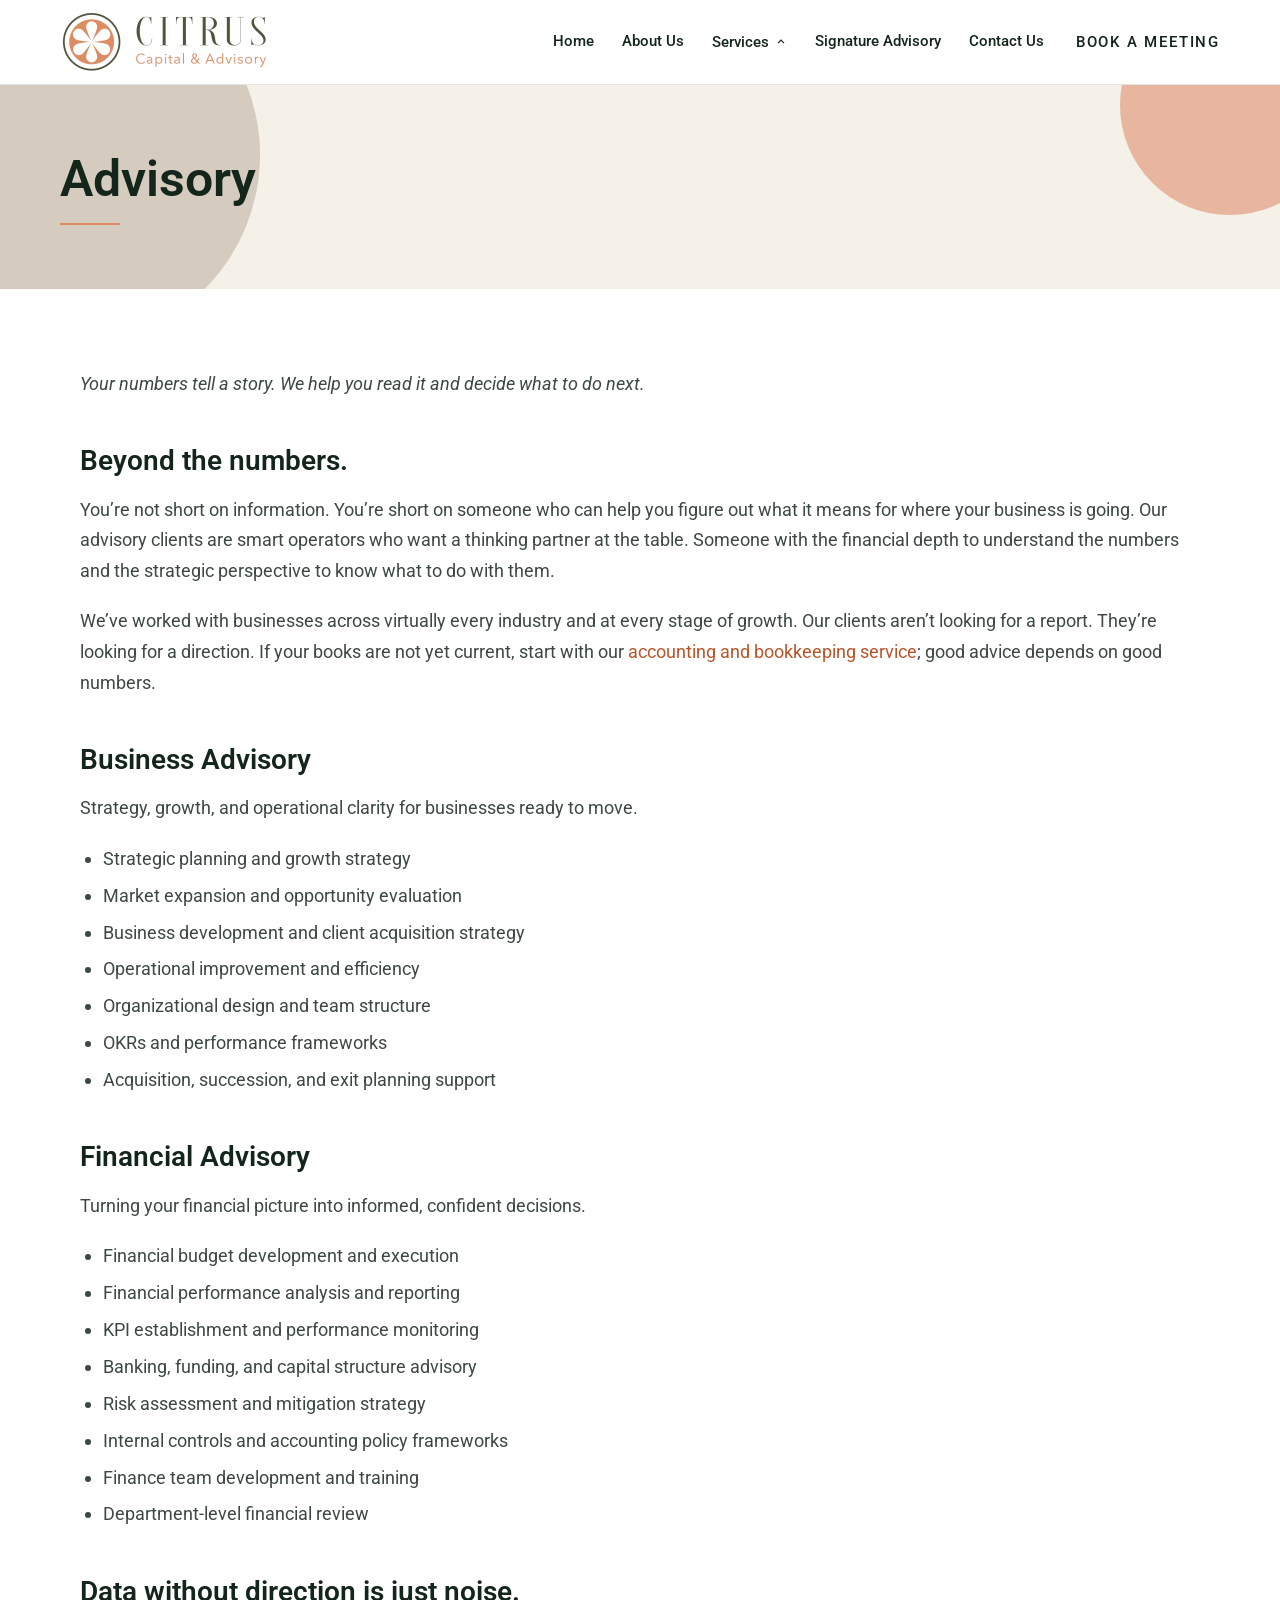
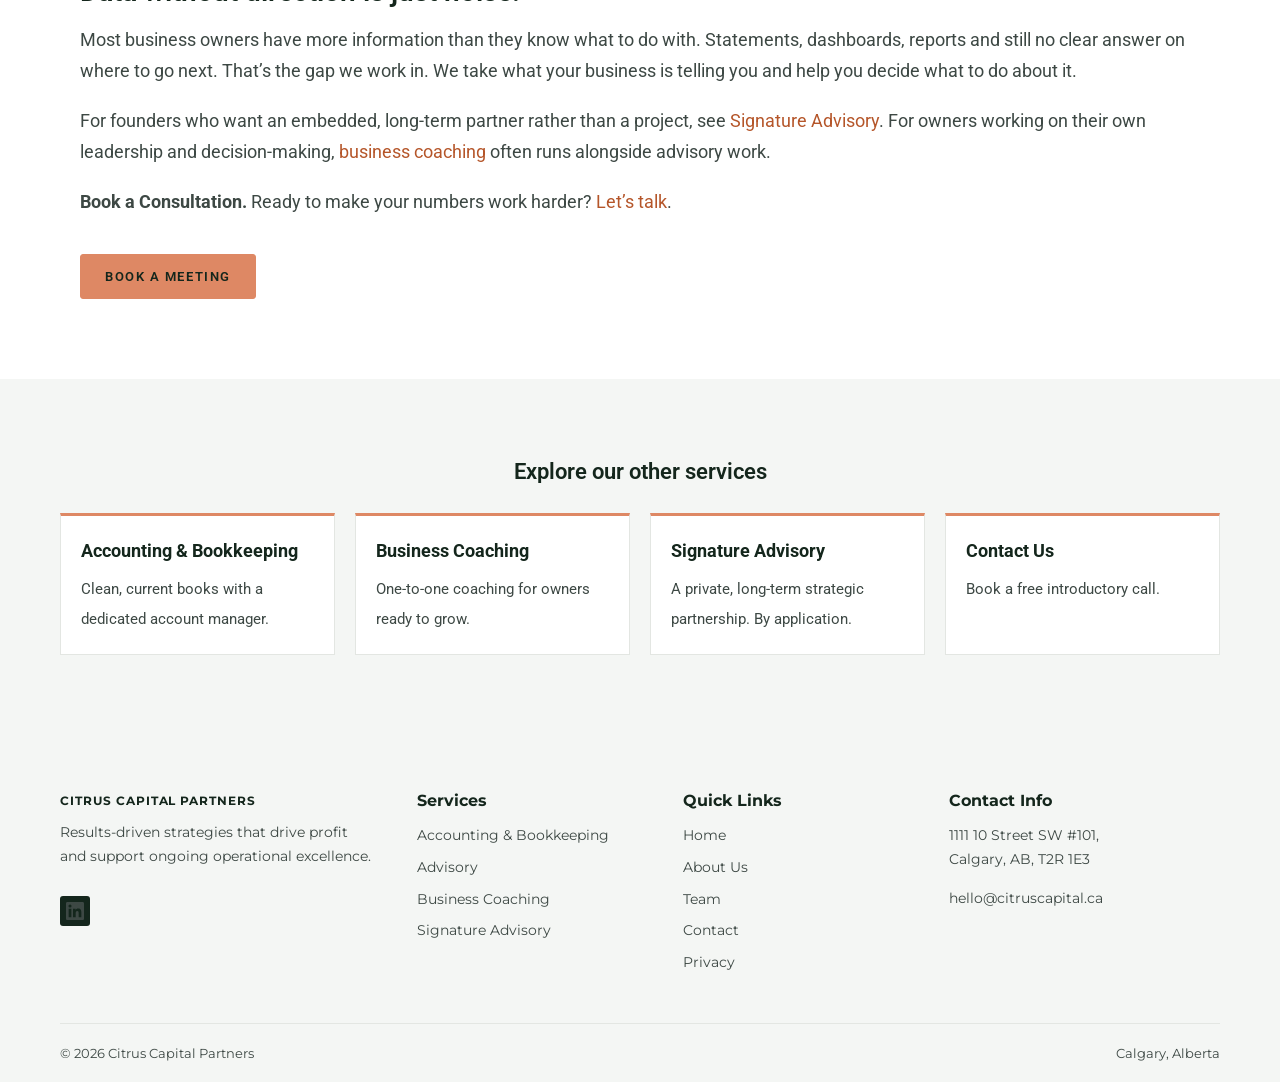
<file: advisory/index.html>
<!DOCTYPE html>
<html lang="en-CA">
<head>
<meta charset="utf-8">
<meta name="viewport" content="width=device-width, initial-scale=1">
<title>Business &amp; Financial Advisory in Calgary | Citrus Capital</title>
<meta name="description" content="A thinking partner with financial depth. Strategic planning, KPI frameworks, funding and capital structure, succession and exit planning for growing businesses.">
<link rel="canonical" href="https://citruscapital.ca/advisory/">
<meta property="og:type" content="website">
<meta property="og:site_name" content="Citrus Capital">
<meta property="og:title" content="Business &amp; Financial Advisory in Calgary | Citrus Capital">
<meta property="og:description" content="A thinking partner with financial depth. Strategic planning, KPI frameworks, funding and capital structure, succession and exit planning for growing businesses.">
<meta property="og:url" content="https://citruscapital.ca/advisory/">
<meta property="og:image" content="https://citruscapital.ca/assets/img/og-image.jpg">
<meta property="og:image:width" content="1200">
<meta property="og:image:height" content="630">
<meta property="og:locale" content="en_CA">
<meta name="twitter:card" content="summary_large_image">
<meta name="theme-color" content="#14261c">
<link rel="icon" href="../assets/img/favicon-32.png" sizes="32x32">
<link rel="icon" href="../assets/img/icon-192.png" sizes="192x192">
<link rel="apple-touch-icon" href="../assets/img/apple-touch-icon.png">
<link rel="preconnect" href="https://fonts.googleapis.com">
<link rel="preconnect" href="https://fonts.gstatic.com" crossorigin>
<link rel="stylesheet" href="https://fonts.googleapis.com/css2?family=Montserrat:wght@400;600;700&family=Roboto:wght@300;400;500;600;700&display=swap">
<link rel="stylesheet" href="../assets/css/site.css">
<script type="application/ld+json">{"@context": "https://schema.org", "@type": "ProfessionalService", "@id": "https://citruscapital.ca/#organization", "name": "Citrus Capital", "alternateName": "Citrus Capital Partners", "url": "https://citruscapital.ca/", "logo": "https://citruscapital.ca/assets/img/logo.webp", "image": "https://citruscapital.ca/assets/img/og-image.jpg", "email": "hello@citruscapital.ca", "foundingDate": "2012", "description": "Calgary business advisory firm offering bookkeeping and accounting, financial and strategic advisory, and business coaching for owner-led companies.", "address": {"@type": "PostalAddress", "streetAddress": "1111 10 Street SW #101", "addressLocality": "Calgary", "addressRegion": "AB", "postalCode": "T2R 1E3", "addressCountry": "CA"}, "areaServed": {"@type": "City", "name": "Calgary"}, "sameAs": ["https://www.linkedin.com/company/citrus-capital-partners/"]}</script>
<script type="application/ld+json">{"@context": "https://schema.org", "@type": "BreadcrumbList", "itemListElement": [{"@type": "ListItem", "position": 1, "name": "Home", "item": "https://citruscapital.ca/"}, {"@type": "ListItem", "position": 2, "name": "Advisory", "item": "https://citruscapital.ca/advisory/"}]}</script>
<script type="application/ld+json">{"@context": "https://schema.org", "@type": "Service", "name": "Advisory", "serviceType": "Advisory", "url": "https://citruscapital.ca/advisory/", "description": "A thinking partner with financial depth. Strategic planning, KPI frameworks, funding and capital structure, succession and exit planning for growing businesses.", "provider": {"@id": "https://citruscapital.ca/#organization"}, "areaServed": {"@type": "City", "name": "Calgary"}}</script>
</head>
<body>
<!-- HEADER (identical on every page) -->
<a class="skip-link" href="#main">Skip to content</a>
<header class="site-header">
  <div class="container">
    <a class="brand" href="../" aria-label="Citrus Capital home"><img src="../assets/img/logo.webp" alt="Citrus Capital &amp; Advisory" width="209" height="62"></a>
    <button class="nav-toggle" type="button" aria-controls="site-nav" aria-expanded="false" aria-label="Menu"><svg viewBox="0 0 24 24" fill="none" stroke="currentColor" stroke-width="2" aria-hidden="true"><path d="M4 7h16M4 12h16M4 17h16"/></svg></button>
    <nav class="nav" id="site-nav" aria-label="Main">
      <ul><li><a href="../">Home</a></li><li><a href="../about-us/">About Us</a></li><li class="has-sub"><button type="button" class="menu-btn" aria-expanded="true" aria-haspopup="true">Services <svg class="chev" viewBox="0 0 20 20" fill="none" stroke="currentColor" stroke-width="2" aria-hidden="true"><path d="M5 8l5 5 5-5"/></svg></button><ul class="sub"><li><a href="../accounting-bookkeeping/">Accounting &amp; Bookkeeping</a></li><li><a href="../advisory/" aria-current="page">Advisory</a></li><li><a href="../business-coaching/">Business Coaching</a></li></ul></li><li><a href="../signature-advisory/">Signature Advisory</a></li><li><a href="../contact-us/">Contact Us</a></li></ul>
      <a class="btn btn--orange" href="../contact-us/">Book a Meeting</a>
    </nav>
  </div>
</header>
<!-- /HEADER -->

<main id="main">
<section class="banner banner--cream"><div class="container"><h1>Advisory</h1></div></section>
<section class="section">
  <div class="container content">
    <p class="lead">Your numbers tell a story. We help you read it and decide what to do next.</p>
    <h2>Beyond the numbers.</h2>
    <p>You&rsquo;re not short on information. You&rsquo;re short on someone who can help you figure out what it means for where your business is going. Our advisory clients are smart operators who want a thinking partner at the table. Someone with the financial depth to understand the numbers and the strategic perspective to know what to do with them.</p>
    <p>We&rsquo;ve worked with businesses across virtually every industry and at every stage of growth. Our clients aren&rsquo;t looking for a report. They&rsquo;re looking for a direction. If your books are not yet current, start with our <a href="../accounting-bookkeeping/">accounting and bookkeeping service</a>; good advice depends on good numbers.</p>
    <h2>Business Advisory</h2>
    <p>Strategy, growth, and operational clarity for businesses ready to move.</p>
    <ul>
      <li>Strategic planning and growth strategy</li>
      <li>Market expansion and opportunity evaluation</li>
      <li>Business development and client acquisition strategy</li>
      <li>Operational improvement and efficiency</li>
      <li>Organizational design and team structure</li>
      <li>OKRs and performance frameworks</li>
      <li>Acquisition, succession, and exit planning support</li>
    </ul>
    <h2>Financial Advisory</h2>
    <p>Turning your financial picture into informed, confident decisions.</p>
    <ul>
      <li>Financial budget development and execution</li>
      <li>Financial performance analysis and reporting</li>
      <li>KPI establishment and performance monitoring</li>
      <li>Banking, funding, and capital structure advisory</li>
      <li>Risk assessment and mitigation strategy</li>
      <li>Internal controls and accounting policy frameworks</li>
      <li>Finance team development and training</li>
      <li>Department-level financial review</li>
    </ul>
    <h2>Data without direction is just noise.</h2>
    <p>Most business owners have more information than they know what to do with. Statements, dashboards, reports and still no clear answer on where to go next. That&rsquo;s the gap we work in. We take what your business is telling you and help you decide what to do about it.</p>
    <p>For founders who want an embedded, long-term partner rather than a project, see <a href="../signature-advisory/">Signature Advisory</a>. For owners working on their own leadership and decision-making, <a href="../business-coaching/">business coaching</a> often runs alongside advisory work.</p>
    <p><strong>Book a Consultation.</strong> Ready to make your numbers work harder? <a href="../contact-us/">Let&rsquo;s talk</a>.</p>
    <a class="btn btn--orange" href="../contact-us/">Book a Meeting</a>
  </div>
</section>

<section class="section section--grey related">
  <div class="container">
    <h2>Explore our other services</h2>
    <ul><li><a href="../accounting-bookkeeping/"><strong>Accounting &amp; Bookkeeping</strong><span>Clean, current books with a dedicated account manager.</span></a></li><li><a href="../business-coaching/"><strong>Business Coaching</strong><span>One-to-one coaching for owners ready to grow.</span></a></li><li><a href="../signature-advisory/"><strong>Signature Advisory</strong><span>A private, long-term strategic partnership. By application.</span></a></li><li><a href="../contact-us/"><strong>Contact Us</strong><span>Book a free introductory call.</span></a></li></ul>
  </div>
</section>

</main>
<!-- FOOTER (identical on every page) -->
<footer class="site-footer">
  <div class="container">
    <div class="footer-grid">
      <div>
        <p class="brand-name">Citrus Capital Partners</p>
        <p>Results-driven strategies that drive profit and support ongoing operational excellence.</p>
        <a class="social" href="https://www.linkedin.com/company/citrus-capital-partners/" target="_blank" rel="noopener" aria-label="Citrus Capital on LinkedIn"><svg viewBox="0 0 24 24" fill="currentColor" aria-hidden="true"><path d="M20.45 20.45h-3.55v-5.57c0-1.33-.03-3.04-1.85-3.04-1.85 0-2.14 1.45-2.14 2.94v5.67H9.36V9h3.41v1.56h.05c.47-.9 1.63-1.85 3.36-1.85 3.6 0 4.27 2.37 4.27 5.45v6.29zM5.34 7.43a2.06 2.06 0 1 1 0-4.12 2.06 2.06 0 0 1 0 4.12zM7.12 20.45H3.56V9h3.56v11.45zM22.22 0H1.77C.79 0 0 .77 0 1.73v20.54C0 23.23.79 24 1.77 24h20.45c.98 0 1.78-.77 1.78-1.73V1.73C24 .77 23.2 0 22.22 0z"/></svg></a>
      </div>
      <div>
        <h2>Services</h2>
        <ul>
          <li><a href="../accounting-bookkeeping/">Accounting &amp; Bookkeeping</a></li>
          <li><a href="../advisory/">Advisory</a></li>
          <li><a href="../business-coaching/">Business Coaching</a></li>
          <li><a href="../signature-advisory/">Signature Advisory</a></li>
        </ul>
      </div>
      <div>
        <h2>Quick Links</h2>
        <ul>
          <li><a href="../">Home</a></li>
          <li><a href="../about-us/">About Us</a></li>
          <li><a href="../team/">Team</a></li>
          <li><a href="../contact-us/">Contact</a></li>
          <li><a href="../privacy/">Privacy</a></li>
        </ul>
      </div>
      <div>
        <h2>Contact Info</h2>
        <p>1111 10 Street SW #101,<br>Calgary, AB, T2R 1E3</p>
        <p><a href="mailto:hello@citruscapital.ca">hello@citruscapital.ca</a></p>
      </div>
    </div>
    <div class="footer-bar">
      <span>&copy; 2026 Citrus Capital Partners</span>
      <span>Calgary, Alberta</span>
    </div>
  </div>
</footer>
<div class="cookie" role="region" aria-label="Cookie notice">
  <p>We use cookies for anonymous analytics. See our <a href="../privacy/">privacy notice</a>.</p>
  <button type="button" class="btn btn--orange">OK</button>
</div>
<script src="../assets/js/config.js"></script>
<script src="../assets/js/nav.js"></script>
<script src="../assets/js/forms.js"></script>
<!-- /FOOTER -->

</body>
</html>
</file>
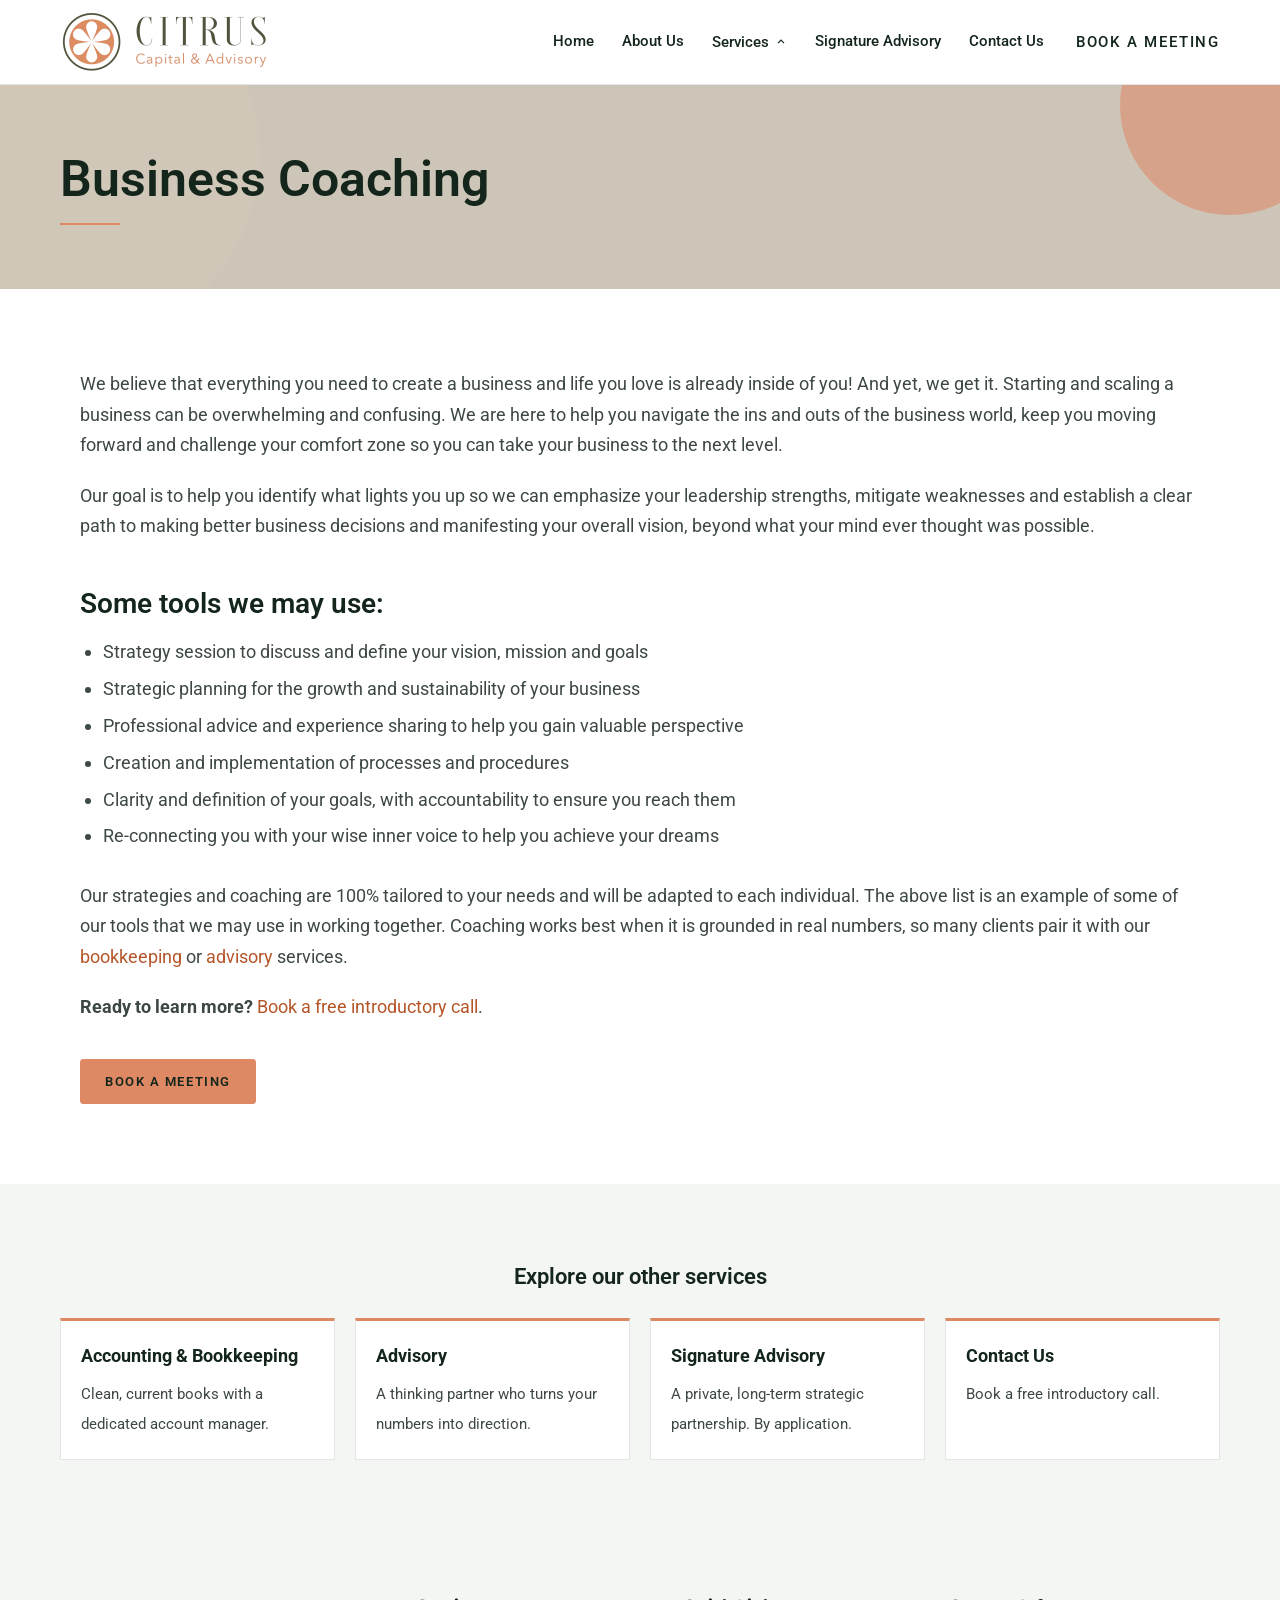
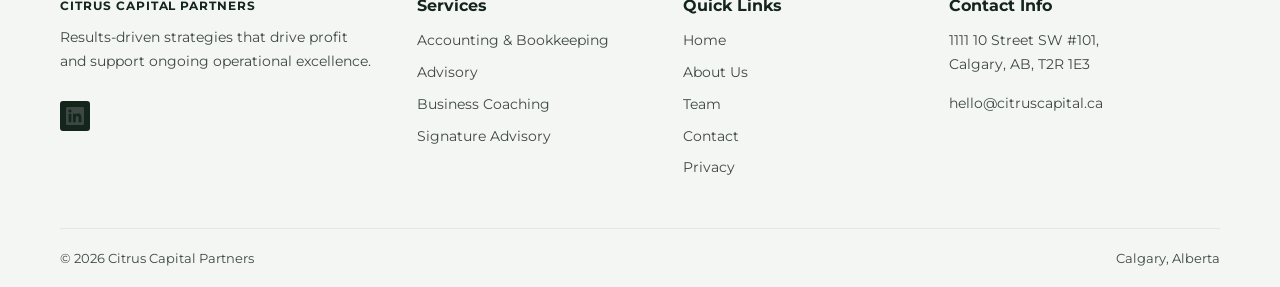
<file: business-coaching/index.html>
<!DOCTYPE html>
<html lang="en-CA">
<head>
<meta charset="utf-8">
<meta name="viewport" content="width=device-width, initial-scale=1">
<title>Business Coaching for Owners in Calgary | Citrus Capital</title>
<meta name="description" content="One-to-one coaching to define your vision, build processes and stay accountable. Tailored to each owner. Book a free introductory call.">
<link rel="canonical" href="https://citruscapital.ca/business-coaching/">
<meta property="og:type" content="website">
<meta property="og:site_name" content="Citrus Capital">
<meta property="og:title" content="Business Coaching for Owners in Calgary | Citrus Capital">
<meta property="og:description" content="One-to-one coaching to define your vision, build processes and stay accountable. Tailored to each owner. Book a free introductory call.">
<meta property="og:url" content="https://citruscapital.ca/business-coaching/">
<meta property="og:image" content="https://citruscapital.ca/assets/img/og-image.jpg">
<meta property="og:image:width" content="1200">
<meta property="og:image:height" content="630">
<meta property="og:locale" content="en_CA">
<meta name="twitter:card" content="summary_large_image">
<meta name="theme-color" content="#14261c">
<link rel="icon" href="../assets/img/favicon-32.png" sizes="32x32">
<link rel="icon" href="../assets/img/icon-192.png" sizes="192x192">
<link rel="apple-touch-icon" href="../assets/img/apple-touch-icon.png">
<link rel="preconnect" href="https://fonts.googleapis.com">
<link rel="preconnect" href="https://fonts.gstatic.com" crossorigin>
<link rel="stylesheet" href="https://fonts.googleapis.com/css2?family=Montserrat:wght@400;600;700&family=Roboto:wght@300;400;500;600;700&display=swap">
<link rel="stylesheet" href="../assets/css/site.css">
<script type="application/ld+json">{"@context": "https://schema.org", "@type": "ProfessionalService", "@id": "https://citruscapital.ca/#organization", "name": "Citrus Capital", "alternateName": "Citrus Capital Partners", "url": "https://citruscapital.ca/", "logo": "https://citruscapital.ca/assets/img/logo.webp", "image": "https://citruscapital.ca/assets/img/og-image.jpg", "email": "hello@citruscapital.ca", "foundingDate": "2012", "description": "Calgary business advisory firm offering bookkeeping and accounting, financial and strategic advisory, and business coaching for owner-led companies.", "address": {"@type": "PostalAddress", "streetAddress": "1111 10 Street SW #101", "addressLocality": "Calgary", "addressRegion": "AB", "postalCode": "T2R 1E3", "addressCountry": "CA"}, "areaServed": {"@type": "City", "name": "Calgary"}, "sameAs": ["https://www.linkedin.com/company/citrus-capital-partners/"]}</script>
<script type="application/ld+json">{"@context": "https://schema.org", "@type": "BreadcrumbList", "itemListElement": [{"@type": "ListItem", "position": 1, "name": "Home", "item": "https://citruscapital.ca/"}, {"@type": "ListItem", "position": 2, "name": "Business Coaching", "item": "https://citruscapital.ca/business-coaching/"}]}</script>
<script type="application/ld+json">{"@context": "https://schema.org", "@type": "Service", "name": "Business Coaching", "serviceType": "Business Coaching", "url": "https://citruscapital.ca/business-coaching/", "description": "One-to-one coaching to define your vision, build processes and stay accountable. Tailored to each owner. Book a free introductory call.", "provider": {"@id": "https://citruscapital.ca/#organization"}, "areaServed": {"@type": "City", "name": "Calgary"}}</script>
</head>
<body>
<!-- HEADER (identical on every page) -->
<a class="skip-link" href="#main">Skip to content</a>
<header class="site-header">
  <div class="container">
    <a class="brand" href="../" aria-label="Citrus Capital home"><img src="../assets/img/logo.webp" alt="Citrus Capital &amp; Advisory" width="209" height="62"></a>
    <button class="nav-toggle" type="button" aria-controls="site-nav" aria-expanded="false" aria-label="Menu"><svg viewBox="0 0 24 24" fill="none" stroke="currentColor" stroke-width="2" aria-hidden="true"><path d="M4 7h16M4 12h16M4 17h16"/></svg></button>
    <nav class="nav" id="site-nav" aria-label="Main">
      <ul><li><a href="../">Home</a></li><li><a href="../about-us/">About Us</a></li><li class="has-sub"><button type="button" class="menu-btn" aria-expanded="true" aria-haspopup="true">Services <svg class="chev" viewBox="0 0 20 20" fill="none" stroke="currentColor" stroke-width="2" aria-hidden="true"><path d="M5 8l5 5 5-5"/></svg></button><ul class="sub"><li><a href="../accounting-bookkeeping/">Accounting &amp; Bookkeeping</a></li><li><a href="../advisory/">Advisory</a></li><li><a href="../business-coaching/" aria-current="page">Business Coaching</a></li></ul></li><li><a href="../signature-advisory/">Signature Advisory</a></li><li><a href="../contact-us/">Contact Us</a></li></ul>
      <a class="btn btn--orange" href="../contact-us/">Book a Meeting</a>
    </nav>
  </div>
</header>
<!-- /HEADER -->

<main id="main">
<section class="banner banner--grey"><div class="container"><h1>Business Coaching</h1></div></section>
<section class="section">
  <div class="container content">
    <p>We believe that everything you need to create a business and life you love is already inside of you! And yet, we get it. Starting and scaling a business can be overwhelming and confusing. We are here to help you navigate the ins and outs of the business world, keep you moving forward and challenge your comfort zone so you can take your business to the next level.</p>
    <p>Our goal is to help you identify what lights you up so we can emphasize your leadership strengths, mitigate weaknesses and establish a clear path to making better business decisions and manifesting your overall vision, beyond what your mind ever thought was possible.</p>
    <h2>Some tools we may use:</h2>
    <ul>
      <li>Strategy session to discuss and define your vision, mission and goals</li>
      <li>Strategic planning for the growth and sustainability of your business</li>
      <li>Professional advice and experience sharing to help you gain valuable perspective</li>
      <li>Creation and implementation of processes and procedures</li>
      <li>Clarity and definition of your goals, with accountability to ensure you reach them</li>
      <li>Re-connecting you with your wise inner voice to help you achieve your dreams</li>
    </ul>
    <p>Our strategies and coaching are 100% tailored to your needs and will be adapted to each individual. The above list is an example of some of our tools that we may use in working together. Coaching works best when it is grounded in real numbers, so many clients pair it with our <a href="../accounting-bookkeeping/">bookkeeping</a> or <a href="../advisory/">advisory</a> services.</p>
    <p><strong>Ready to learn more?</strong> <a href="../contact-us/">Book a free introductory call</a>.</p>
    <a class="btn btn--orange" href="../contact-us/">Book a Meeting</a>
  </div>
</section>

<section class="section section--grey related">
  <div class="container">
    <h2>Explore our other services</h2>
    <ul><li><a href="../accounting-bookkeeping/"><strong>Accounting &amp; Bookkeeping</strong><span>Clean, current books with a dedicated account manager.</span></a></li><li><a href="../advisory/"><strong>Advisory</strong><span>A thinking partner who turns your numbers into direction.</span></a></li><li><a href="../signature-advisory/"><strong>Signature Advisory</strong><span>A private, long-term strategic partnership. By application.</span></a></li><li><a href="../contact-us/"><strong>Contact Us</strong><span>Book a free introductory call.</span></a></li></ul>
  </div>
</section>

</main>
<!-- FOOTER (identical on every page) -->
<footer class="site-footer">
  <div class="container">
    <div class="footer-grid">
      <div>
        <p class="brand-name">Citrus Capital Partners</p>
        <p>Results-driven strategies that drive profit and support ongoing operational excellence.</p>
        <a class="social" href="https://www.linkedin.com/company/citrus-capital-partners/" target="_blank" rel="noopener" aria-label="Citrus Capital on LinkedIn"><svg viewBox="0 0 24 24" fill="currentColor" aria-hidden="true"><path d="M20.45 20.45h-3.55v-5.57c0-1.33-.03-3.04-1.85-3.04-1.85 0-2.14 1.45-2.14 2.94v5.67H9.36V9h3.41v1.56h.05c.47-.9 1.63-1.85 3.36-1.85 3.6 0 4.27 2.37 4.27 5.45v6.29zM5.34 7.43a2.06 2.06 0 1 1 0-4.12 2.06 2.06 0 0 1 0 4.12zM7.12 20.45H3.56V9h3.56v11.45zM22.22 0H1.77C.79 0 0 .77 0 1.73v20.54C0 23.23.79 24 1.77 24h20.45c.98 0 1.78-.77 1.78-1.73V1.73C24 .77 23.2 0 22.22 0z"/></svg></a>
      </div>
      <div>
        <h2>Services</h2>
        <ul>
          <li><a href="../accounting-bookkeeping/">Accounting &amp; Bookkeeping</a></li>
          <li><a href="../advisory/">Advisory</a></li>
          <li><a href="../business-coaching/">Business Coaching</a></li>
          <li><a href="../signature-advisory/">Signature Advisory</a></li>
        </ul>
      </div>
      <div>
        <h2>Quick Links</h2>
        <ul>
          <li><a href="../">Home</a></li>
          <li><a href="../about-us/">About Us</a></li>
          <li><a href="../team/">Team</a></li>
          <li><a href="../contact-us/">Contact</a></li>
          <li><a href="../privacy/">Privacy</a></li>
        </ul>
      </div>
      <div>
        <h2>Contact Info</h2>
        <p>1111 10 Street SW #101,<br>Calgary, AB, T2R 1E3</p>
        <p><a href="mailto:hello@citruscapital.ca">hello@citruscapital.ca</a></p>
      </div>
    </div>
    <div class="footer-bar">
      <span>&copy; 2026 Citrus Capital Partners</span>
      <span>Calgary, Alberta</span>
    </div>
  </div>
</footer>
<div class="cookie" role="region" aria-label="Cookie notice">
  <p>We use cookies for anonymous analytics. See our <a href="../privacy/">privacy notice</a>.</p>
  <button type="button" class="btn btn--orange">OK</button>
</div>
<script src="../assets/js/config.js"></script>
<script src="../assets/js/nav.js"></script>
<script src="../assets/js/forms.js"></script>
<!-- /FOOTER -->

</body>
</html>
</file>
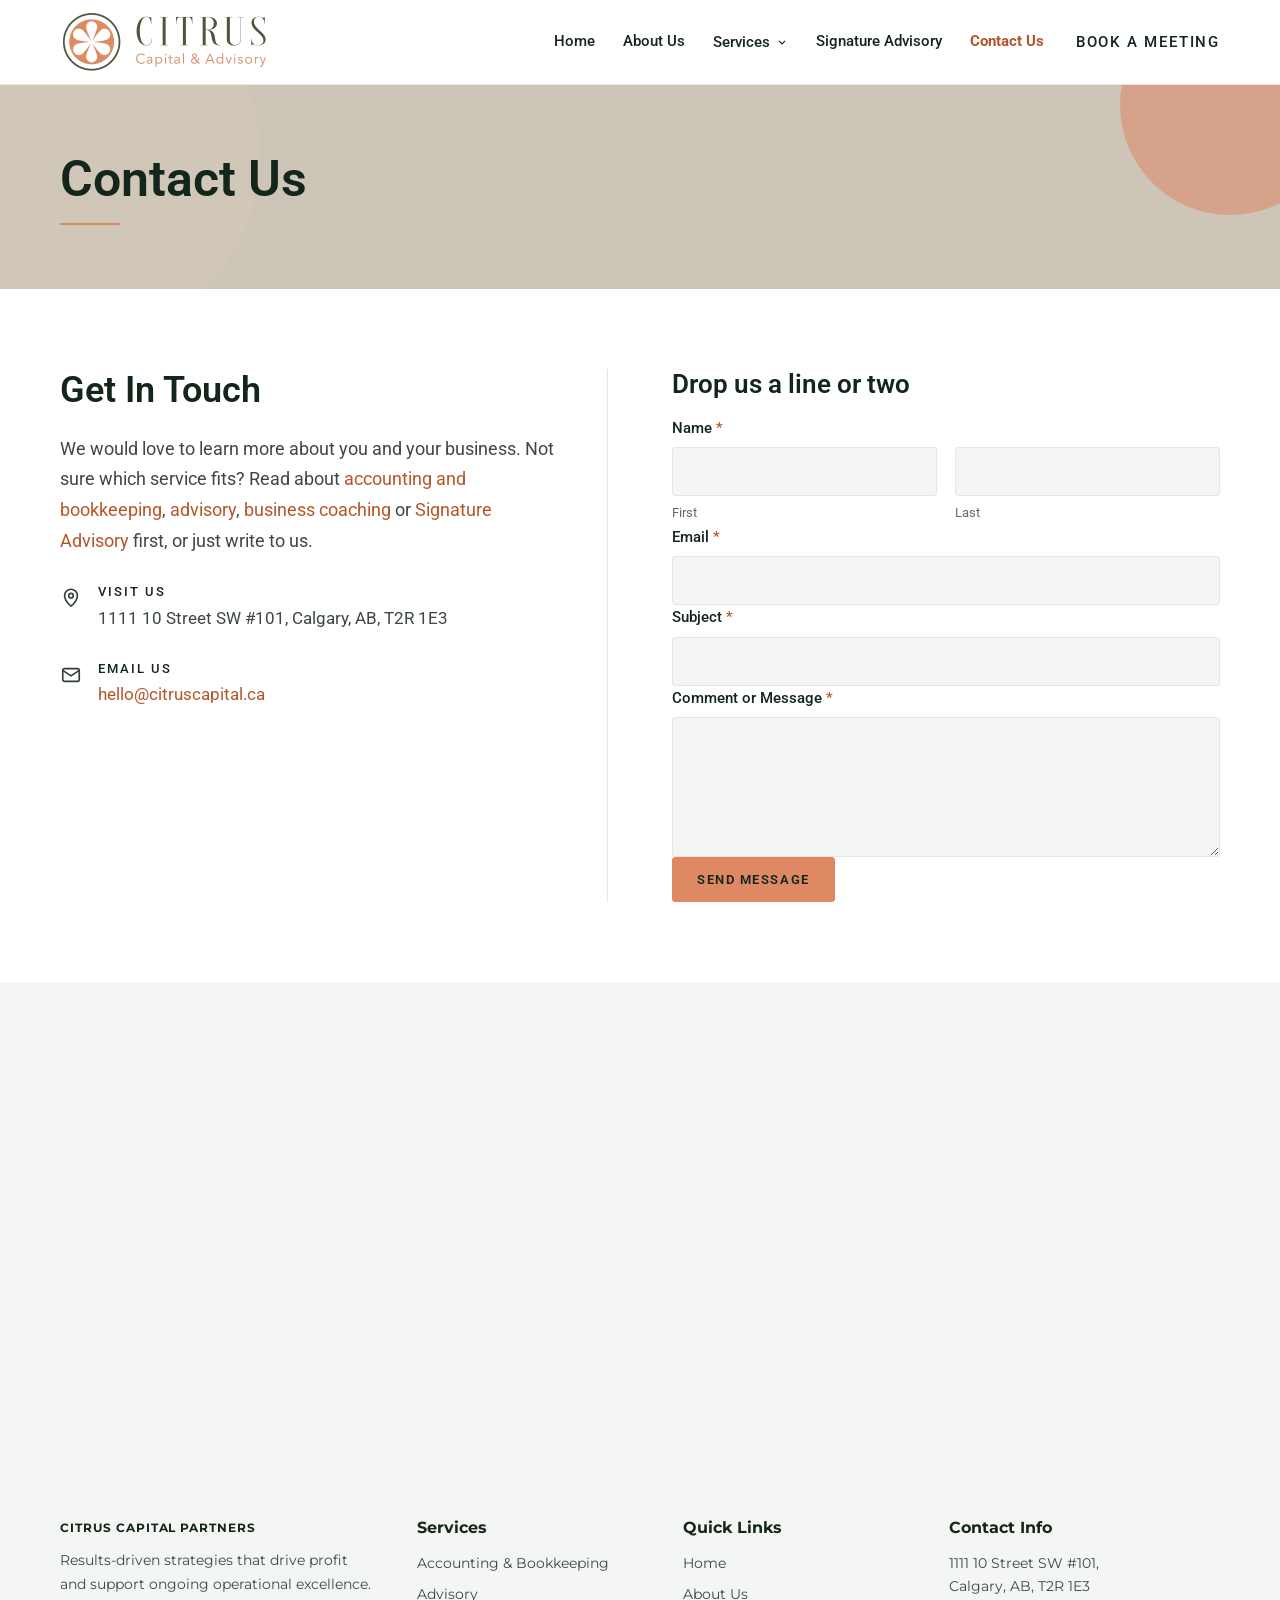
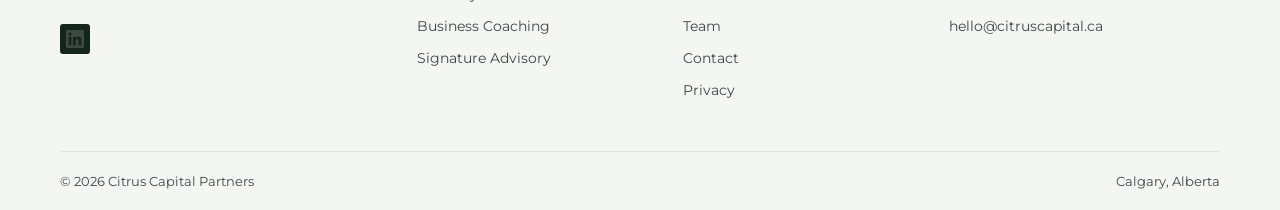
<file: contact-us/index.html>
<!DOCTYPE html>
<html lang="en-CA">
<head>
<meta charset="utf-8">
<meta name="viewport" content="width=device-width, initial-scale=1">
<title>Contact Citrus Capital | 1111 10 Street SW, Calgary</title>
<meta name="description" content="Book a meeting or send us a note. Citrus Capital, 1111 10 Street SW #101, Calgary, AB T2R 1E3. hello@citruscapital.ca.">
<link rel="canonical" href="https://citruscapital.ca/contact-us/">
<meta property="og:type" content="website">
<meta property="og:site_name" content="Citrus Capital">
<meta property="og:title" content="Contact Citrus Capital | 1111 10 Street SW, Calgary">
<meta property="og:description" content="Book a meeting or send us a note. Citrus Capital, 1111 10 Street SW #101, Calgary, AB T2R 1E3. hello@citruscapital.ca.">
<meta property="og:url" content="https://citruscapital.ca/contact-us/">
<meta property="og:image" content="https://citruscapital.ca/assets/img/og-image.jpg">
<meta property="og:image:width" content="1200">
<meta property="og:image:height" content="630">
<meta property="og:locale" content="en_CA">
<meta name="twitter:card" content="summary_large_image">
<meta name="theme-color" content="#14261c">
<link rel="icon" href="../assets/img/favicon-32.png" sizes="32x32">
<link rel="icon" href="../assets/img/icon-192.png" sizes="192x192">
<link rel="apple-touch-icon" href="../assets/img/apple-touch-icon.png">
<link rel="preconnect" href="https://fonts.googleapis.com">
<link rel="preconnect" href="https://fonts.gstatic.com" crossorigin>
<link rel="stylesheet" href="https://fonts.googleapis.com/css2?family=Montserrat:wght@400;600;700&family=Roboto:wght@300;400;500;600;700&display=swap">
<link rel="stylesheet" href="../assets/css/site.css">
<script type="application/ld+json">{"@context": "https://schema.org", "@type": "ProfessionalService", "@id": "https://citruscapital.ca/#organization", "name": "Citrus Capital", "alternateName": "Citrus Capital Partners", "url": "https://citruscapital.ca/", "logo": "https://citruscapital.ca/assets/img/logo.webp", "image": "https://citruscapital.ca/assets/img/og-image.jpg", "email": "hello@citruscapital.ca", "foundingDate": "2012", "description": "Calgary business advisory firm offering bookkeeping and accounting, financial and strategic advisory, and business coaching for owner-led companies.", "address": {"@type": "PostalAddress", "streetAddress": "1111 10 Street SW #101", "addressLocality": "Calgary", "addressRegion": "AB", "postalCode": "T2R 1E3", "addressCountry": "CA"}, "areaServed": {"@type": "City", "name": "Calgary"}, "sameAs": ["https://www.linkedin.com/company/citrus-capital-partners/"]}</script>
<script type="application/ld+json">{"@context": "https://schema.org", "@type": "BreadcrumbList", "itemListElement": [{"@type": "ListItem", "position": 1, "name": "Home", "item": "https://citruscapital.ca/"}, {"@type": "ListItem", "position": 2, "name": "Contact", "item": "https://citruscapital.ca/contact-us/"}]}</script>
</head>
<body>
<!-- HEADER (identical on every page) -->
<a class="skip-link" href="#main">Skip to content</a>
<header class="site-header">
  <div class="container">
    <a class="brand" href="../" aria-label="Citrus Capital home"><img src="../assets/img/logo.webp" alt="Citrus Capital &amp; Advisory" width="209" height="62"></a>
    <button class="nav-toggle" type="button" aria-controls="site-nav" aria-expanded="false" aria-label="Menu"><svg viewBox="0 0 24 24" fill="none" stroke="currentColor" stroke-width="2" aria-hidden="true"><path d="M4 7h16M4 12h16M4 17h16"/></svg></button>
    <nav class="nav" id="site-nav" aria-label="Main">
      <ul><li><a href="../">Home</a></li><li><a href="../about-us/">About Us</a></li><li class="has-sub"><button type="button" class="menu-btn" aria-expanded="false" aria-haspopup="true">Services <svg class="chev" viewBox="0 0 20 20" fill="none" stroke="currentColor" stroke-width="2" aria-hidden="true"><path d="M5 8l5 5 5-5"/></svg></button><ul class="sub"><li><a href="../accounting-bookkeeping/">Accounting &amp; Bookkeeping</a></li><li><a href="../advisory/">Advisory</a></li><li><a href="../business-coaching/">Business Coaching</a></li></ul></li><li><a href="../signature-advisory/">Signature Advisory</a></li><li><a href="../contact-us/" aria-current="page">Contact Us</a></li></ul>
      <a class="btn btn--orange" href="../contact-us/">Book a Meeting</a>
    </nav>
  </div>
</header>
<!-- /HEADER -->

<main id="main">
<section class="banner banner--grey"><div class="container"><h1>Contact Us</h1></div></section>
<section class="section">
  <div class="container">
    <div class="contact-grid">
      <div>
        <h2>Get In Touch</h2>
        <p>We would love to learn more about you and your business. Not sure which service fits? Read about <a href="../accounting-bookkeeping/">accounting and bookkeeping</a>, <a href="../advisory/">advisory</a>, <a href="../business-coaching/">business coaching</a> or <a href="../signature-advisory/">Signature Advisory</a> first, or just write to us.</p>
        <div class="contact-item">
          <svg viewBox="0 0 24 24" fill="none" stroke="currentColor" stroke-width="1.8" stroke-linecap="round" stroke-linejoin="round" aria-hidden="true"><path d="M12 21s7-6.2 7-11.5A7 7 0 0 0 5 9.5C5 14.8 12 21 12 21z"/><circle cx="12" cy="9.5" r="2.5"/></svg>
          <div><h3>Visit Us</h3><p>1111 10 Street SW #101, Calgary, AB, T2R 1E3</p></div>
        </div>
        <div class="contact-item">
          <svg viewBox="0 0 24 24" fill="none" stroke="currentColor" stroke-width="1.8" stroke-linecap="round" stroke-linejoin="round" aria-hidden="true"><rect x="3" y="5" width="18" height="14" rx="2"/><path d="m3 7 9 6 9-6"/></svg>
          <div><h3>Email Us</h3><p><a href="mailto:hello@citruscapital.ca">hello@citruscapital.ca</a></p></div>
        </div>
      </div>
      <div>
        <h2 style="font-size:26px">Drop us a line or two</h2>
        <form class="form" data-form="contact" novalidate>
          <div class="form-fields">
            <div class="field">
              <label for="c-first">Name <span class="req" aria-hidden="true">*</span></label>
              <div class="row">
                <div class="field"><input type="text" id="c-first" name="firstname" autocomplete="given-name" required aria-label="First name"><span class="sub">First</span></div>
                <div class="field"><input type="text" id="c-last" name="lastname" autocomplete="family-name" required aria-label="Last name"><span class="sub">Last</span></div>
              </div>
            </div>
            <div class="field"><label for="c-email">Email <span class="req" aria-hidden="true">*</span></label><input type="email" id="c-email" name="email" autocomplete="email" required></div>
            <div class="field"><label for="c-subject">Subject <span class="req" aria-hidden="true">*</span></label><input type="text" id="c-subject" name="subject" required></div>
            <div class="field"><label for="c-message">Comment or Message <span class="req" aria-hidden="true">*</span></label><textarea id="c-message" name="message" required></textarea></div>
            <div class="hp" aria-hidden="true"><label for="c-website">Leave this field empty</label><input type="text" id="c-website" name="website" tabindex="-1" autocomplete="off"></div>
            <div><button type="submit" class="btn btn--orange">Send Message</button></div>
          </div>
          <p class="form-msg form-msg--ok" role="status">Thanks for your message. We&rsquo;ll be in touch shortly.</p>
          <p class="form-msg form-msg--err" role="alert">Something went wrong sending your message. Please email us directly at hello@citruscapital.ca.</p>
        </form>
      </div>
    </div>
  </div>
</section>
<section class="map">
  <iframe loading="lazy" src="https://maps.google.com/maps?q=1111%2010%20Street%20SW%20%23101%20Calgary%2C%20AB%20T2R%201E3&amp;t=m&amp;z=15&amp;output=embed&amp;iwloc=near" title="Map: 1111 10 Street SW #101, Calgary, AB T2R 1E3" referrerpolicy="no-referrer-when-downgrade"></iframe>
</section>

</main>
<!-- FOOTER (identical on every page) -->
<footer class="site-footer">
  <div class="container">
    <div class="footer-grid">
      <div>
        <p class="brand-name">Citrus Capital Partners</p>
        <p>Results-driven strategies that drive profit and support ongoing operational excellence.</p>
        <a class="social" href="https://www.linkedin.com/company/citrus-capital-partners/" target="_blank" rel="noopener" aria-label="Citrus Capital on LinkedIn"><svg viewBox="0 0 24 24" fill="currentColor" aria-hidden="true"><path d="M20.45 20.45h-3.55v-5.57c0-1.33-.03-3.04-1.85-3.04-1.85 0-2.14 1.45-2.14 2.94v5.67H9.36V9h3.41v1.56h.05c.47-.9 1.63-1.85 3.36-1.85 3.6 0 4.27 2.37 4.27 5.45v6.29zM5.34 7.43a2.06 2.06 0 1 1 0-4.12 2.06 2.06 0 0 1 0 4.12zM7.12 20.45H3.56V9h3.56v11.45zM22.22 0H1.77C.79 0 0 .77 0 1.73v20.54C0 23.23.79 24 1.77 24h20.45c.98 0 1.78-.77 1.78-1.73V1.73C24 .77 23.2 0 22.22 0z"/></svg></a>
      </div>
      <div>
        <h2>Services</h2>
        <ul>
          <li><a href="../accounting-bookkeeping/">Accounting &amp; Bookkeeping</a></li>
          <li><a href="../advisory/">Advisory</a></li>
          <li><a href="../business-coaching/">Business Coaching</a></li>
          <li><a href="../signature-advisory/">Signature Advisory</a></li>
        </ul>
      </div>
      <div>
        <h2>Quick Links</h2>
        <ul>
          <li><a href="../">Home</a></li>
          <li><a href="../about-us/">About Us</a></li>
          <li><a href="../team/">Team</a></li>
          <li><a href="../contact-us/">Contact</a></li>
          <li><a href="../privacy/">Privacy</a></li>
        </ul>
      </div>
      <div>
        <h2>Contact Info</h2>
        <p>1111 10 Street SW #101,<br>Calgary, AB, T2R 1E3</p>
        <p><a href="mailto:hello@citruscapital.ca">hello@citruscapital.ca</a></p>
      </div>
    </div>
    <div class="footer-bar">
      <span>&copy; 2026 Citrus Capital Partners</span>
      <span>Calgary, Alberta</span>
    </div>
  </div>
</footer>
<div class="cookie" role="region" aria-label="Cookie notice">
  <p>We use cookies for anonymous analytics. See our <a href="../privacy/">privacy notice</a>.</p>
  <button type="button" class="btn btn--orange">OK</button>
</div>
<script src="../assets/js/config.js"></script>
<script src="../assets/js/nav.js"></script>
<script src="../assets/js/forms.js"></script>
<!-- /FOOTER -->

</body>
</html>
</file>
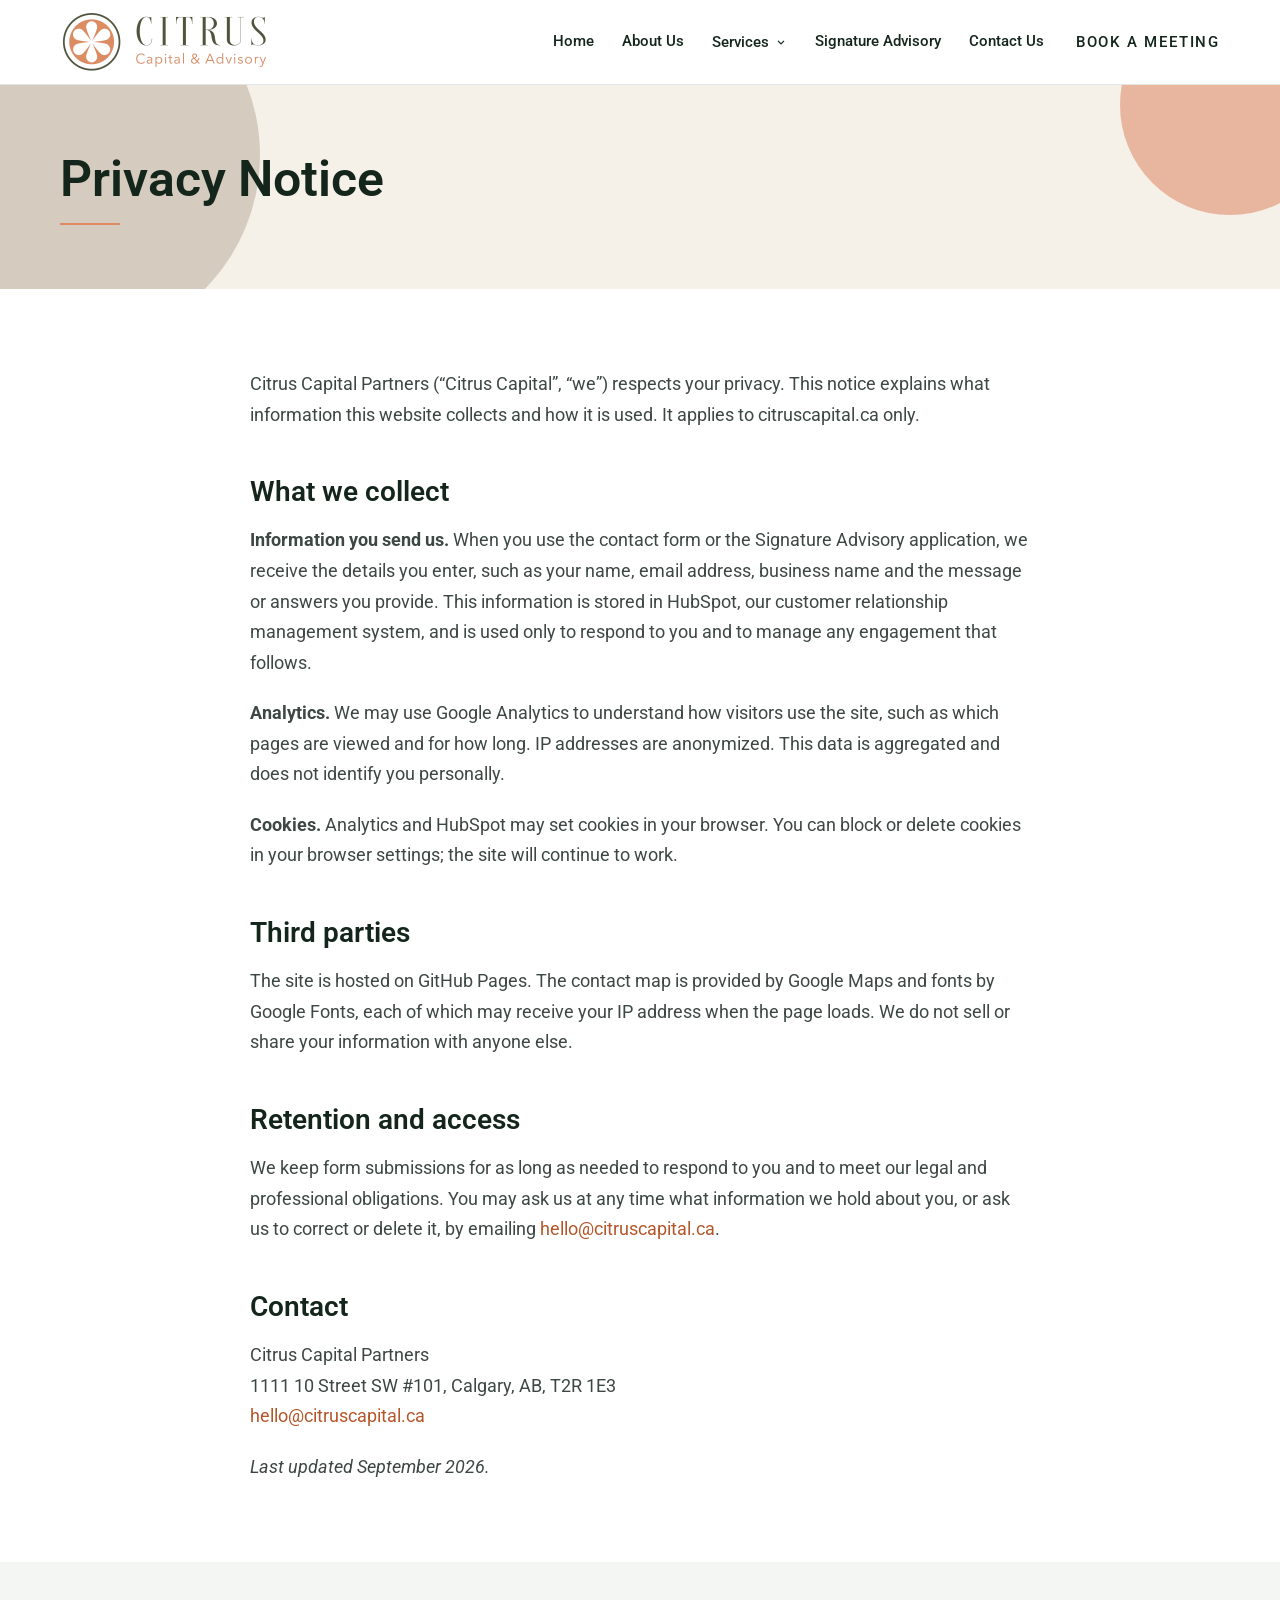
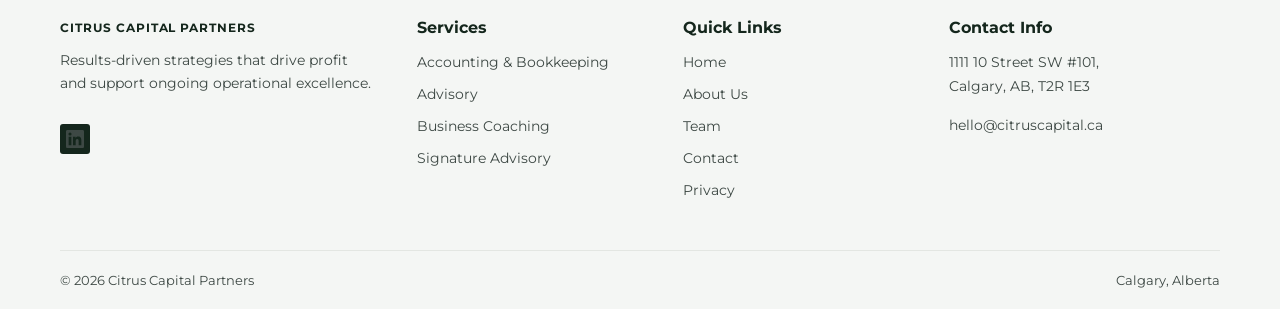
<file: privacy/index.html>
<!DOCTYPE html>
<html lang="en-CA">
<head>
<meta charset="utf-8">
<meta name="viewport" content="width=device-width, initial-scale=1">
<title>Privacy Notice | Citrus Capital</title>
<meta name="description" content="How citruscapital.ca collects and uses information from its contact and application forms and analytics.">
<link rel="canonical" href="https://citruscapital.ca/privacy/">
<meta property="og:type" content="website">
<meta property="og:site_name" content="Citrus Capital">
<meta property="og:title" content="Privacy Notice | Citrus Capital">
<meta property="og:description" content="How citruscapital.ca collects and uses information from its contact and application forms and analytics.">
<meta property="og:url" content="https://citruscapital.ca/privacy/">
<meta property="og:image" content="https://citruscapital.ca/assets/img/og-image.jpg">
<meta property="og:image:width" content="1200">
<meta property="og:image:height" content="630">
<meta property="og:locale" content="en_CA">
<meta name="twitter:card" content="summary_large_image">
<meta name="theme-color" content="#14261c">
<link rel="icon" href="../assets/img/favicon-32.png" sizes="32x32">
<link rel="icon" href="../assets/img/icon-192.png" sizes="192x192">
<link rel="apple-touch-icon" href="../assets/img/apple-touch-icon.png">
<link rel="preconnect" href="https://fonts.googleapis.com">
<link rel="preconnect" href="https://fonts.gstatic.com" crossorigin>
<link rel="stylesheet" href="https://fonts.googleapis.com/css2?family=Montserrat:wght@400;600;700&family=Roboto:wght@300;400;500;600;700&display=swap">
<link rel="stylesheet" href="../assets/css/site.css">
<script type="application/ld+json">{"@context": "https://schema.org", "@type": "ProfessionalService", "@id": "https://citruscapital.ca/#organization", "name": "Citrus Capital", "alternateName": "Citrus Capital Partners", "url": "https://citruscapital.ca/", "logo": "https://citruscapital.ca/assets/img/logo.webp", "image": "https://citruscapital.ca/assets/img/og-image.jpg", "email": "hello@citruscapital.ca", "foundingDate": "2012", "description": "Calgary business advisory firm offering bookkeeping and accounting, financial and strategic advisory, and business coaching for owner-led companies.", "address": {"@type": "PostalAddress", "streetAddress": "1111 10 Street SW #101", "addressLocality": "Calgary", "addressRegion": "AB", "postalCode": "T2R 1E3", "addressCountry": "CA"}, "areaServed": {"@type": "City", "name": "Calgary"}, "sameAs": ["https://www.linkedin.com/company/citrus-capital-partners/"]}</script>
<script type="application/ld+json">{"@context": "https://schema.org", "@type": "BreadcrumbList", "itemListElement": [{"@type": "ListItem", "position": 1, "name": "Home", "item": "https://citruscapital.ca/"}, {"@type": "ListItem", "position": 2, "name": "Privacy Notice", "item": "https://citruscapital.ca/privacy/"}]}</script>
</head>
<body>
<!-- HEADER (identical on every page) -->
<a class="skip-link" href="#main">Skip to content</a>
<header class="site-header">
  <div class="container">
    <a class="brand" href="../" aria-label="Citrus Capital home"><img src="../assets/img/logo.webp" alt="Citrus Capital &amp; Advisory" width="209" height="62"></a>
    <button class="nav-toggle" type="button" aria-controls="site-nav" aria-expanded="false" aria-label="Menu"><svg viewBox="0 0 24 24" fill="none" stroke="currentColor" stroke-width="2" aria-hidden="true"><path d="M4 7h16M4 12h16M4 17h16"/></svg></button>
    <nav class="nav" id="site-nav" aria-label="Main">
      <ul><li><a href="../">Home</a></li><li><a href="../about-us/">About Us</a></li><li class="has-sub"><button type="button" class="menu-btn" aria-expanded="false" aria-haspopup="true">Services <svg class="chev" viewBox="0 0 20 20" fill="none" stroke="currentColor" stroke-width="2" aria-hidden="true"><path d="M5 8l5 5 5-5"/></svg></button><ul class="sub"><li><a href="../accounting-bookkeeping/">Accounting &amp; Bookkeeping</a></li><li><a href="../advisory/">Advisory</a></li><li><a href="../business-coaching/">Business Coaching</a></li></ul></li><li><a href="../signature-advisory/">Signature Advisory</a></li><li><a href="../contact-us/">Contact Us</a></li></ul>
      <a class="btn btn--orange" href="../contact-us/">Book a Meeting</a>
    </nav>
  </div>
</header>
<!-- /HEADER -->

<main id="main">
<section class="banner banner--cream"><div class="container"><h1>Privacy Notice</h1></div></section>
<section class="section">
  <div class="container content" style="max-width:820px">
    <p>Citrus Capital Partners (&ldquo;Citrus Capital&rdquo;, &ldquo;we&rdquo;) respects your privacy. This notice explains what information this website collects and how it is used. It applies to citruscapital.ca only.</p>
    <h2>What we collect</h2>
    <p><strong>Information you send us.</strong> When you use the contact form or the Signature Advisory application, we receive the details you enter, such as your name, email address, business name and the message or answers you provide. This information is stored in HubSpot, our customer relationship management system, and is used only to respond to you and to manage any engagement that follows.</p>
    <p><strong>Analytics.</strong> We may use Google Analytics to understand how visitors use the site, such as which pages are viewed and for how long. IP addresses are anonymized. This data is aggregated and does not identify you personally.</p>
    <p><strong>Cookies.</strong> Analytics and HubSpot may set cookies in your browser. You can block or delete cookies in your browser settings; the site will continue to work.</p>
    <h2>Third parties</h2>
    <p>The site is hosted on GitHub Pages. The contact map is provided by Google Maps and fonts by Google Fonts, each of which may receive your IP address when the page loads. We do not sell or share your information with anyone else.</p>
    <h2>Retention and access</h2>
    <p>We keep form submissions for as long as needed to respond to you and to meet our legal and professional obligations. You may ask us at any time what information we hold about you, or ask us to correct or delete it, by emailing <a href="mailto:hello@citruscapital.ca">hello@citruscapital.ca</a>.</p>
    <h2>Contact</h2>
    <p>Citrus Capital Partners<br>1111 10 Street SW #101, Calgary, AB, T2R 1E3<br><a href="mailto:hello@citruscapital.ca">hello@citruscapital.ca</a></p>
    <p><em>Last updated September 2026.</em></p>
  </div>
</section>

</main>
<!-- FOOTER (identical on every page) -->
<footer class="site-footer">
  <div class="container">
    <div class="footer-grid">
      <div>
        <p class="brand-name">Citrus Capital Partners</p>
        <p>Results-driven strategies that drive profit and support ongoing operational excellence.</p>
        <a class="social" href="https://www.linkedin.com/company/citrus-capital-partners/" target="_blank" rel="noopener" aria-label="Citrus Capital on LinkedIn"><svg viewBox="0 0 24 24" fill="currentColor" aria-hidden="true"><path d="M20.45 20.45h-3.55v-5.57c0-1.33-.03-3.04-1.85-3.04-1.85 0-2.14 1.45-2.14 2.94v5.67H9.36V9h3.41v1.56h.05c.47-.9 1.63-1.85 3.36-1.85 3.6 0 4.27 2.37 4.27 5.45v6.29zM5.34 7.43a2.06 2.06 0 1 1 0-4.12 2.06 2.06 0 0 1 0 4.12zM7.12 20.45H3.56V9h3.56v11.45zM22.22 0H1.77C.79 0 0 .77 0 1.73v20.54C0 23.23.79 24 1.77 24h20.45c.98 0 1.78-.77 1.78-1.73V1.73C24 .77 23.2 0 22.22 0z"/></svg></a>
      </div>
      <div>
        <h2>Services</h2>
        <ul>
          <li><a href="../accounting-bookkeeping/">Accounting &amp; Bookkeeping</a></li>
          <li><a href="../advisory/">Advisory</a></li>
          <li><a href="../business-coaching/">Business Coaching</a></li>
          <li><a href="../signature-advisory/">Signature Advisory</a></li>
        </ul>
      </div>
      <div>
        <h2>Quick Links</h2>
        <ul>
          <li><a href="../">Home</a></li>
          <li><a href="../about-us/">About Us</a></li>
          <li><a href="../team/">Team</a></li>
          <li><a href="../contact-us/">Contact</a></li>
          <li><a href="../privacy/">Privacy</a></li>
        </ul>
      </div>
      <div>
        <h2>Contact Info</h2>
        <p>1111 10 Street SW #101,<br>Calgary, AB, T2R 1E3</p>
        <p><a href="mailto:hello@citruscapital.ca">hello@citruscapital.ca</a></p>
      </div>
    </div>
    <div class="footer-bar">
      <span>&copy; 2026 Citrus Capital Partners</span>
      <span>Calgary, Alberta</span>
    </div>
  </div>
</footer>
<div class="cookie" role="region" aria-label="Cookie notice">
  <p>We use cookies for anonymous analytics. See our <a href="../privacy/">privacy notice</a>.</p>
  <button type="button" class="btn btn--orange">OK</button>
</div>
<script src="../assets/js/config.js"></script>
<script src="../assets/js/nav.js"></script>
<script src="../assets/js/forms.js"></script>
<!-- /FOOTER -->

</body>
</html>
</file>
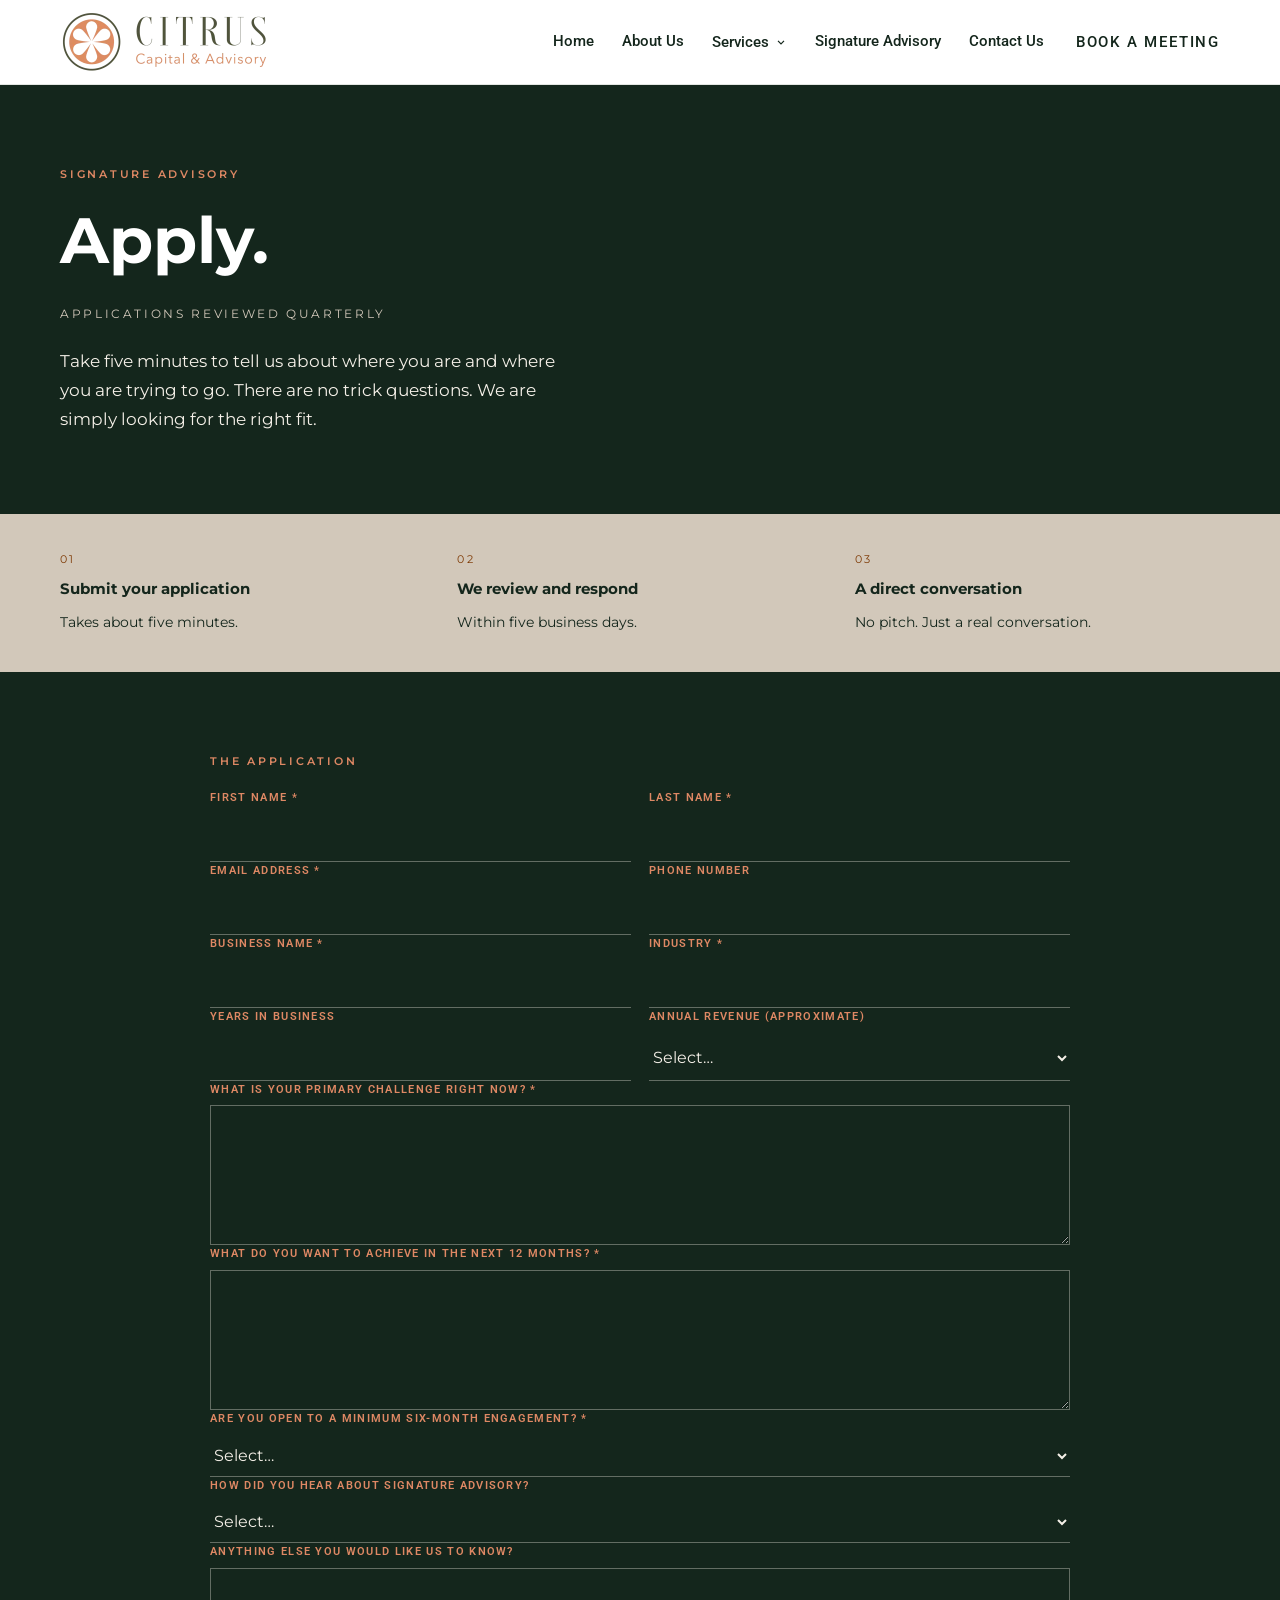
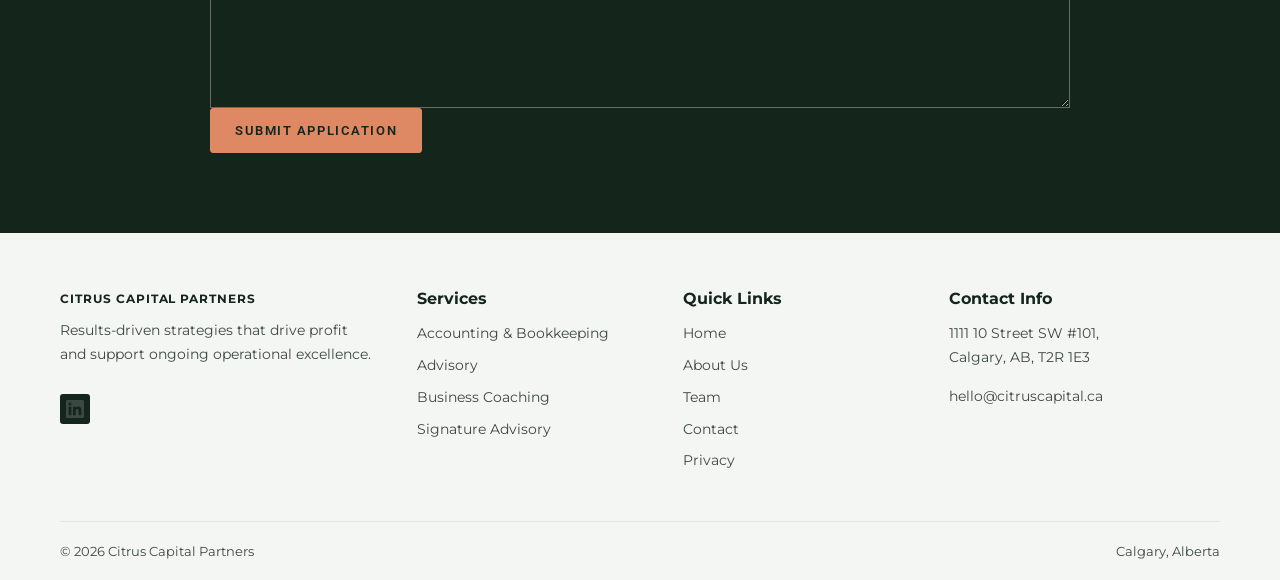
<file: signature-advisory-application/index.html>
<!DOCTYPE html>
<html lang="en-CA">
<head>
<meta charset="utf-8">
<meta name="viewport" content="width=device-width, initial-scale=1">
<title>Apply for Signature Advisory | Citrus Capital</title>
<meta name="description" content="Five minutes, no trick questions. Applications are reviewed quarterly with a reply within five business days.">
<link rel="canonical" href="https://citruscapital.ca/signature-advisory-application/">
<meta property="og:type" content="website">
<meta property="og:site_name" content="Citrus Capital">
<meta property="og:title" content="Apply for Signature Advisory | Citrus Capital">
<meta property="og:description" content="Five minutes, no trick questions. Applications are reviewed quarterly with a reply within five business days.">
<meta property="og:url" content="https://citruscapital.ca/signature-advisory-application/">
<meta property="og:image" content="https://citruscapital.ca/assets/img/og-image.jpg">
<meta property="og:image:width" content="1200">
<meta property="og:image:height" content="630">
<meta property="og:locale" content="en_CA">
<meta name="twitter:card" content="summary_large_image">
<meta name="theme-color" content="#14261c">
<link rel="icon" href="../assets/img/favicon-32.png" sizes="32x32">
<link rel="icon" href="../assets/img/icon-192.png" sizes="192x192">
<link rel="apple-touch-icon" href="../assets/img/apple-touch-icon.png">
<link rel="preconnect" href="https://fonts.googleapis.com">
<link rel="preconnect" href="https://fonts.gstatic.com" crossorigin>
<link rel="stylesheet" href="https://fonts.googleapis.com/css2?family=Montserrat:wght@400;600;700&family=Roboto:wght@300;400;500;600;700&display=swap">
<link rel="stylesheet" href="../assets/css/site.css">
<script type="application/ld+json">{"@context": "https://schema.org", "@type": "ProfessionalService", "@id": "https://citruscapital.ca/#organization", "name": "Citrus Capital", "alternateName": "Citrus Capital Partners", "url": "https://citruscapital.ca/", "logo": "https://citruscapital.ca/assets/img/logo.webp", "image": "https://citruscapital.ca/assets/img/og-image.jpg", "email": "hello@citruscapital.ca", "foundingDate": "2012", "description": "Calgary business advisory firm offering bookkeeping and accounting, financial and strategic advisory, and business coaching for owner-led companies.", "address": {"@type": "PostalAddress", "streetAddress": "1111 10 Street SW #101", "addressLocality": "Calgary", "addressRegion": "AB", "postalCode": "T2R 1E3", "addressCountry": "CA"}, "areaServed": {"@type": "City", "name": "Calgary"}, "sameAs": ["https://www.linkedin.com/company/citrus-capital-partners/"]}</script>
<script type="application/ld+json">{"@context": "https://schema.org", "@type": "BreadcrumbList", "itemListElement": [{"@type": "ListItem", "position": 1, "name": "Home", "item": "https://citruscapital.ca/"}, {"@type": "ListItem", "position": 2, "name": "Signature Advisory Application", "item": "https://citruscapital.ca/signature-advisory-application/"}]}</script>
</head>
<body class="sig">
<!-- HEADER (identical on every page) -->
<a class="skip-link" href="#main">Skip to content</a>
<header class="site-header">
  <div class="container">
    <a class="brand" href="../" aria-label="Citrus Capital home"><img src="../assets/img/logo.webp" alt="Citrus Capital &amp; Advisory" width="209" height="62"></a>
    <button class="nav-toggle" type="button" aria-controls="site-nav" aria-expanded="false" aria-label="Menu"><svg viewBox="0 0 24 24" fill="none" stroke="currentColor" stroke-width="2" aria-hidden="true"><path d="M4 7h16M4 12h16M4 17h16"/></svg></button>
    <nav class="nav" id="site-nav" aria-label="Main">
      <ul><li><a href="../">Home</a></li><li><a href="../about-us/">About Us</a></li><li class="has-sub"><button type="button" class="menu-btn" aria-expanded="false" aria-haspopup="true">Services <svg class="chev" viewBox="0 0 20 20" fill="none" stroke="currentColor" stroke-width="2" aria-hidden="true"><path d="M5 8l5 5 5-5"/></svg></button><ul class="sub"><li><a href="../accounting-bookkeeping/">Accounting &amp; Bookkeeping</a></li><li><a href="../advisory/">Advisory</a></li><li><a href="../business-coaching/">Business Coaching</a></li></ul></li><li><a href="../signature-advisory/">Signature Advisory</a></li><li><a href="../contact-us/">Contact Us</a></li></ul>
      <a class="btn btn--orange" href="../contact-us/">Book a Meeting</a>
    </nav>
  </div>
</header>
<!-- /HEADER -->

<main id="main">

<section class="section section--dark app-hero">
  <div class="container">
    <span class="eyebrow">Signature Advisory</span>
    <h1>Apply.</h1>
    <p class="tag">Applications reviewed quarterly</p>
    <p>Take five minutes to tell us about where you are and where you are trying to go. There are no trick questions. We are simply looking for the right fit.</p>
  </div>
</section>
<section class="section--beige" style="padding-block:36px">
  <div class="container app-steps">
    <div><span class="n">01</span><strong>Submit your application</strong><span>Takes about five minutes.</span></div>
    <div><span class="n">02</span><strong>We review and respond</strong><span>Within five business days.</span></div>
    <div><span class="n">03</span><strong>A direct conversation</strong><span>No pitch. Just a real conversation.</span></div>
  </div>
</section>
<section class="section section--dark">
  <div class="container container--narrow">
    <span class="eyebrow">The application</span>
    <form class="form form--dark" data-form="application" novalidate>
      <div class="form-fields">
        <div class="row">
          <div class="field"><label for="a-first">First Name <span class="req">*</span></label><input type="text" id="a-first" name="firstname" autocomplete="given-name" required></div>
          <div class="field"><label for="a-last">Last Name <span class="req">*</span></label><input type="text" id="a-last" name="lastname" autocomplete="family-name" required></div>
        </div>
        <div class="row">
          <div class="field"><label for="a-email">Email Address <span class="req">*</span></label><input type="email" id="a-email" name="email" autocomplete="email" required></div>
          <div class="field"><label for="a-phone">Phone Number</label><input type="tel" id="a-phone" name="phone" autocomplete="tel"></div>
        </div>
        <div class="row">
          <div class="field"><label for="a-company">Business Name <span class="req">*</span></label><input type="text" id="a-company" name="company" autocomplete="organization" required></div>
          <div class="field"><label for="a-industry">Industry <span class="req">*</span></label><input type="text" id="a-industry" name="business_industry" required></div>
        </div>
        <div class="row">
          <div class="field"><label for="a-years">Years in Business</label><input type="text" id="a-years" name="years_in_business" inputmode="numeric"></div>
          <div class="field"><label for="a-revenue">Annual Revenue (approximate)</label><select id="a-revenue" name="annual_revenue_range"><option value="">Select&hellip;</option><option>Under $500K</option><option>$500K &ndash; $1M</option><option>$1M &ndash; $5M</option><option>$5M &ndash; $10M</option><option>Over $10M</option><option>Prefer not to say</option></select></div>
        </div>
        <div class="field"><label for="a-challenge">What is your primary challenge right now? <span class="req">*</span></label><textarea id="a-challenge" name="primary_challenge" required></textarea></div>
        <div class="field"><label for="a-goals">What do you want to achieve in the next 12 months? <span class="req">*</span></label><textarea id="a-goals" name="goals_12_months" required></textarea></div>
        <div class="field"><label for="a-six">Are you open to a minimum six-month engagement? <span class="req">*</span></label><select id="a-six" name="open_to_six_month_engagement" required><option value="">Select&hellip;</option><option>Yes</option><option>No</option><option>I need more information first</option></select></div>
        <div class="field"><label for="a-heard">How did you hear about Signature Advisory?</label><select id="a-heard" name="how_did_you_hear"><option value="">Select&hellip;</option><option>Referral</option><option>LinkedIn</option><option>Website search</option><option>Social media</option><option>Other</option></select></div>
        <div class="field"><label for="a-notes">Anything else you would like us to know?</label><textarea id="a-notes" name="additional_notes"></textarea></div>
        <div class="hp" aria-hidden="true"><label for="a-website">Leave this field empty</label><input type="text" id="a-website" name="website" tabindex="-1" autocomplete="off"></div>
        <div><button type="submit" class="btn btn--orange">Submit Application</button></div>
      </div>
      <p class="form-msg form-msg--ok" role="status"><strong>Thank you for applying.</strong> We review applications quarterly and will follow up within five business days.</p>
      <p class="form-msg form-msg--err" role="alert">Something went wrong. Please email us directly at hello@citruscapital.ca.</p>
    </form>
  </div>
</section>

</main>
<!-- FOOTER (identical on every page) -->
<footer class="site-footer">
  <div class="container">
    <div class="footer-grid">
      <div>
        <p class="brand-name">Citrus Capital Partners</p>
        <p>Results-driven strategies that drive profit and support ongoing operational excellence.</p>
        <a class="social" href="https://www.linkedin.com/company/citrus-capital-partners/" target="_blank" rel="noopener" aria-label="Citrus Capital on LinkedIn"><svg viewBox="0 0 24 24" fill="currentColor" aria-hidden="true"><path d="M20.45 20.45h-3.55v-5.57c0-1.33-.03-3.04-1.85-3.04-1.85 0-2.14 1.45-2.14 2.94v5.67H9.36V9h3.41v1.56h.05c.47-.9 1.63-1.85 3.36-1.85 3.6 0 4.27 2.37 4.27 5.45v6.29zM5.34 7.43a2.06 2.06 0 1 1 0-4.12 2.06 2.06 0 0 1 0 4.12zM7.12 20.45H3.56V9h3.56v11.45zM22.22 0H1.77C.79 0 0 .77 0 1.73v20.54C0 23.23.79 24 1.77 24h20.45c.98 0 1.78-.77 1.78-1.73V1.73C24 .77 23.2 0 22.22 0z"/></svg></a>
      </div>
      <div>
        <h2>Services</h2>
        <ul>
          <li><a href="../accounting-bookkeeping/">Accounting &amp; Bookkeeping</a></li>
          <li><a href="../advisory/">Advisory</a></li>
          <li><a href="../business-coaching/">Business Coaching</a></li>
          <li><a href="../signature-advisory/">Signature Advisory</a></li>
        </ul>
      </div>
      <div>
        <h2>Quick Links</h2>
        <ul>
          <li><a href="../">Home</a></li>
          <li><a href="../about-us/">About Us</a></li>
          <li><a href="../team/">Team</a></li>
          <li><a href="../contact-us/">Contact</a></li>
          <li><a href="../privacy/">Privacy</a></li>
        </ul>
      </div>
      <div>
        <h2>Contact Info</h2>
        <p>1111 10 Street SW #101,<br>Calgary, AB, T2R 1E3</p>
        <p><a href="mailto:hello@citruscapital.ca">hello@citruscapital.ca</a></p>
      </div>
    </div>
    <div class="footer-bar">
      <span>&copy; 2026 Citrus Capital Partners</span>
      <span>Calgary, Alberta</span>
    </div>
  </div>
</footer>
<div class="cookie" role="region" aria-label="Cookie notice">
  <p>We use cookies for anonymous analytics. See our <a href="../privacy/">privacy notice</a>.</p>
  <button type="button" class="btn btn--orange">OK</button>
</div>
<script src="../assets/js/config.js"></script>
<script src="../assets/js/nav.js"></script>
<script src="../assets/js/forms.js"></script>
<!-- /FOOTER -->

</body>
</html>
</file>
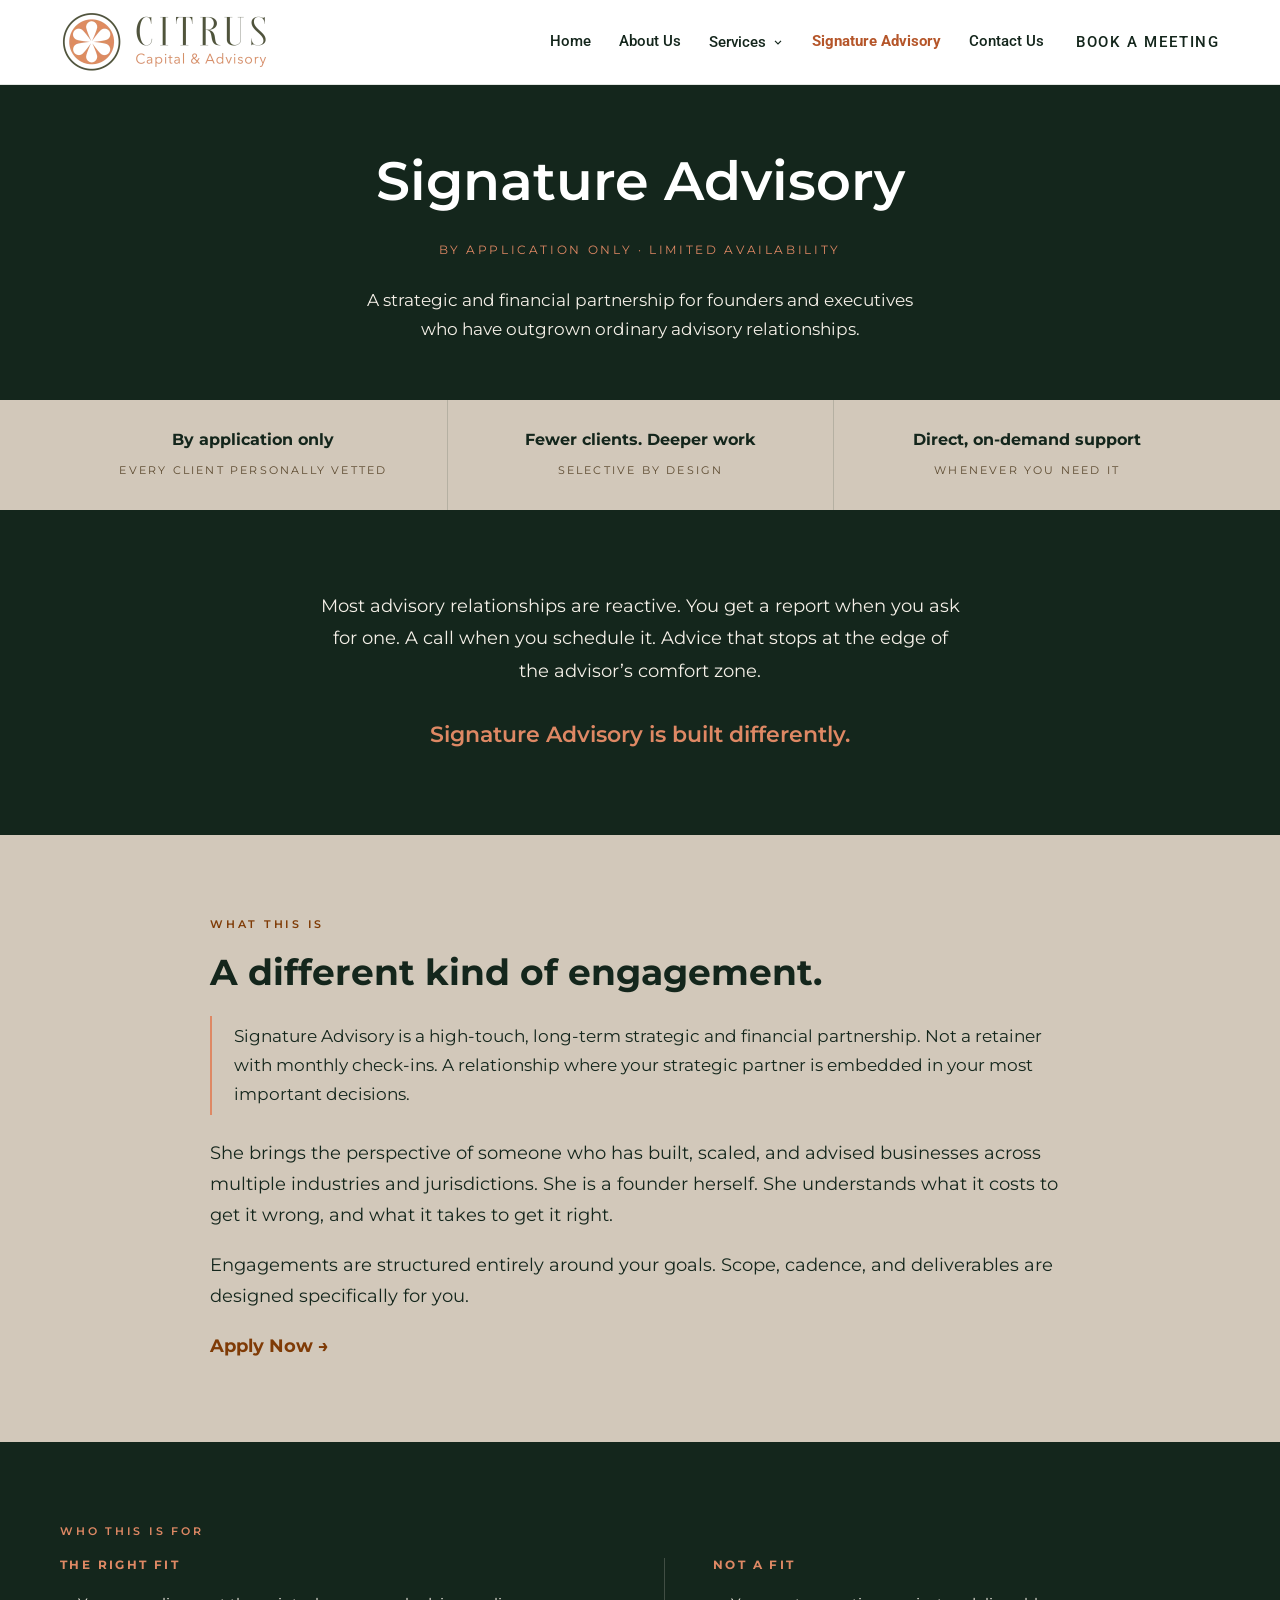
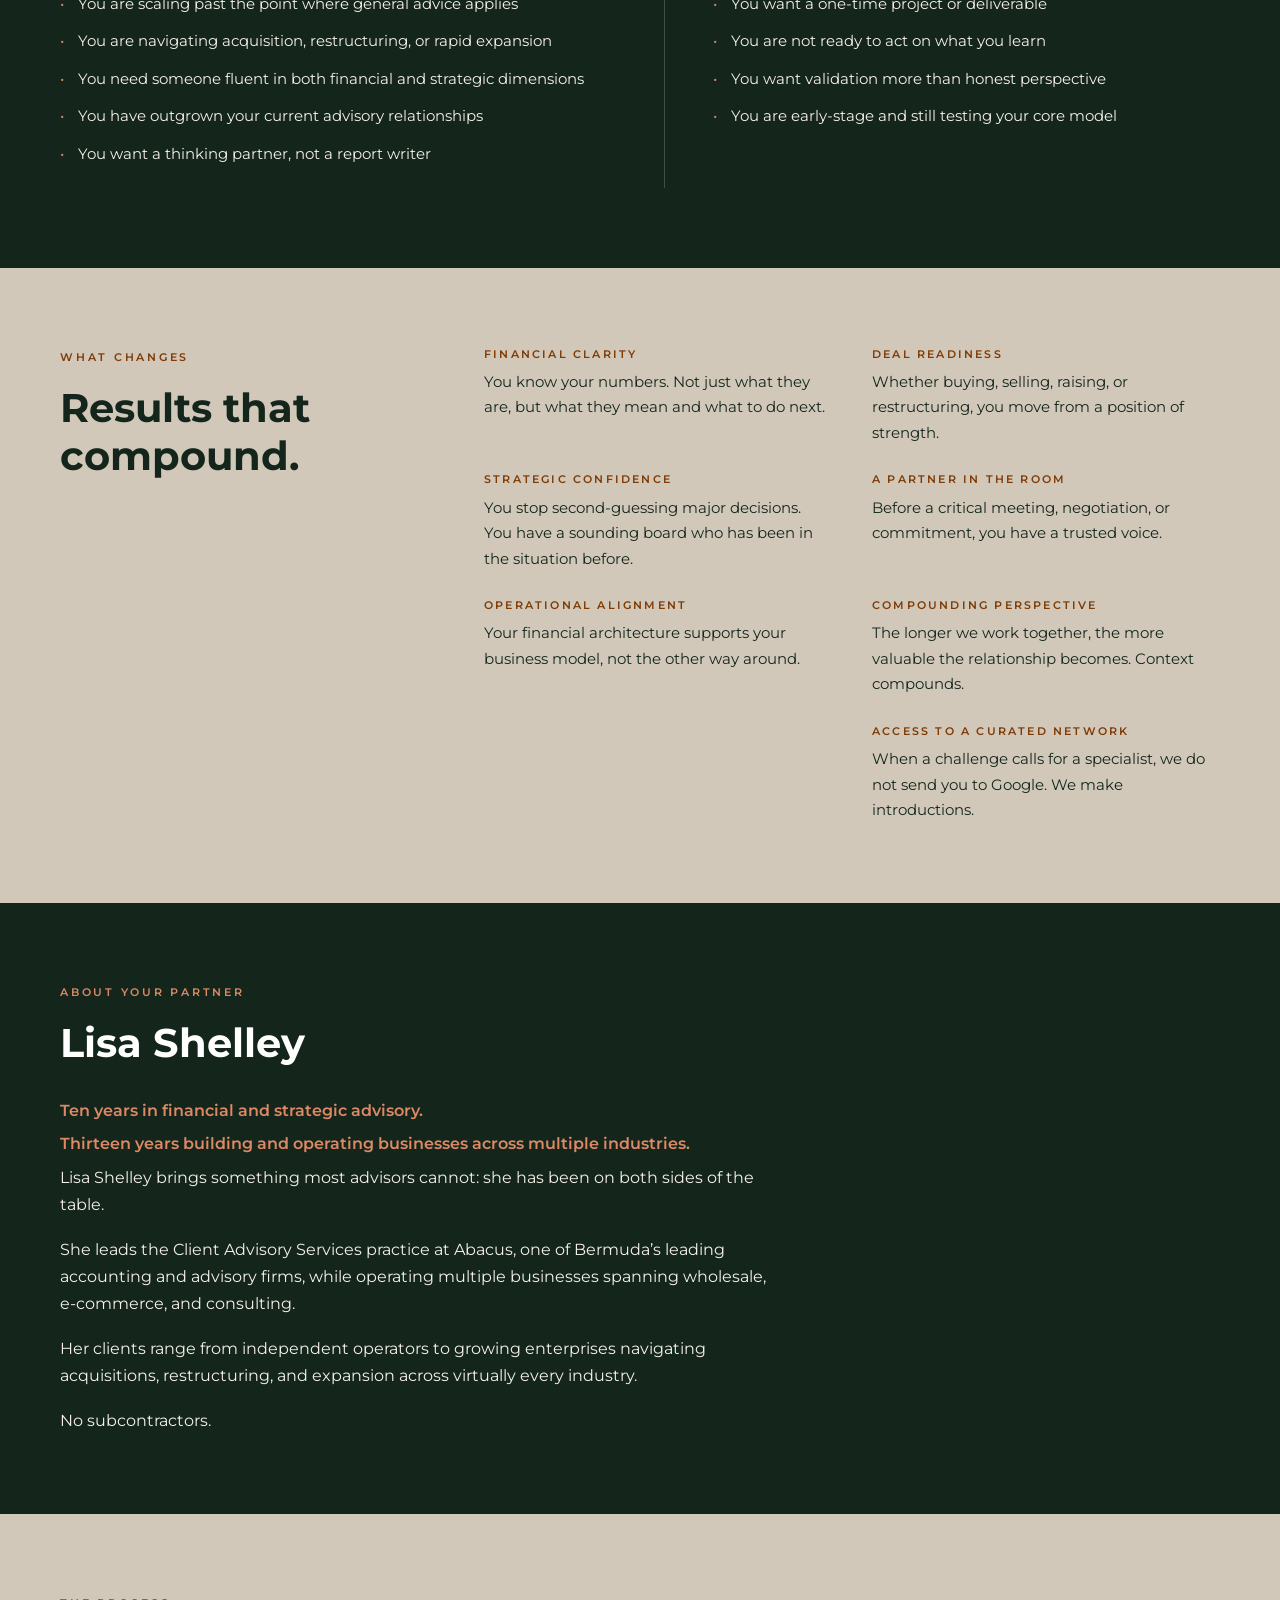
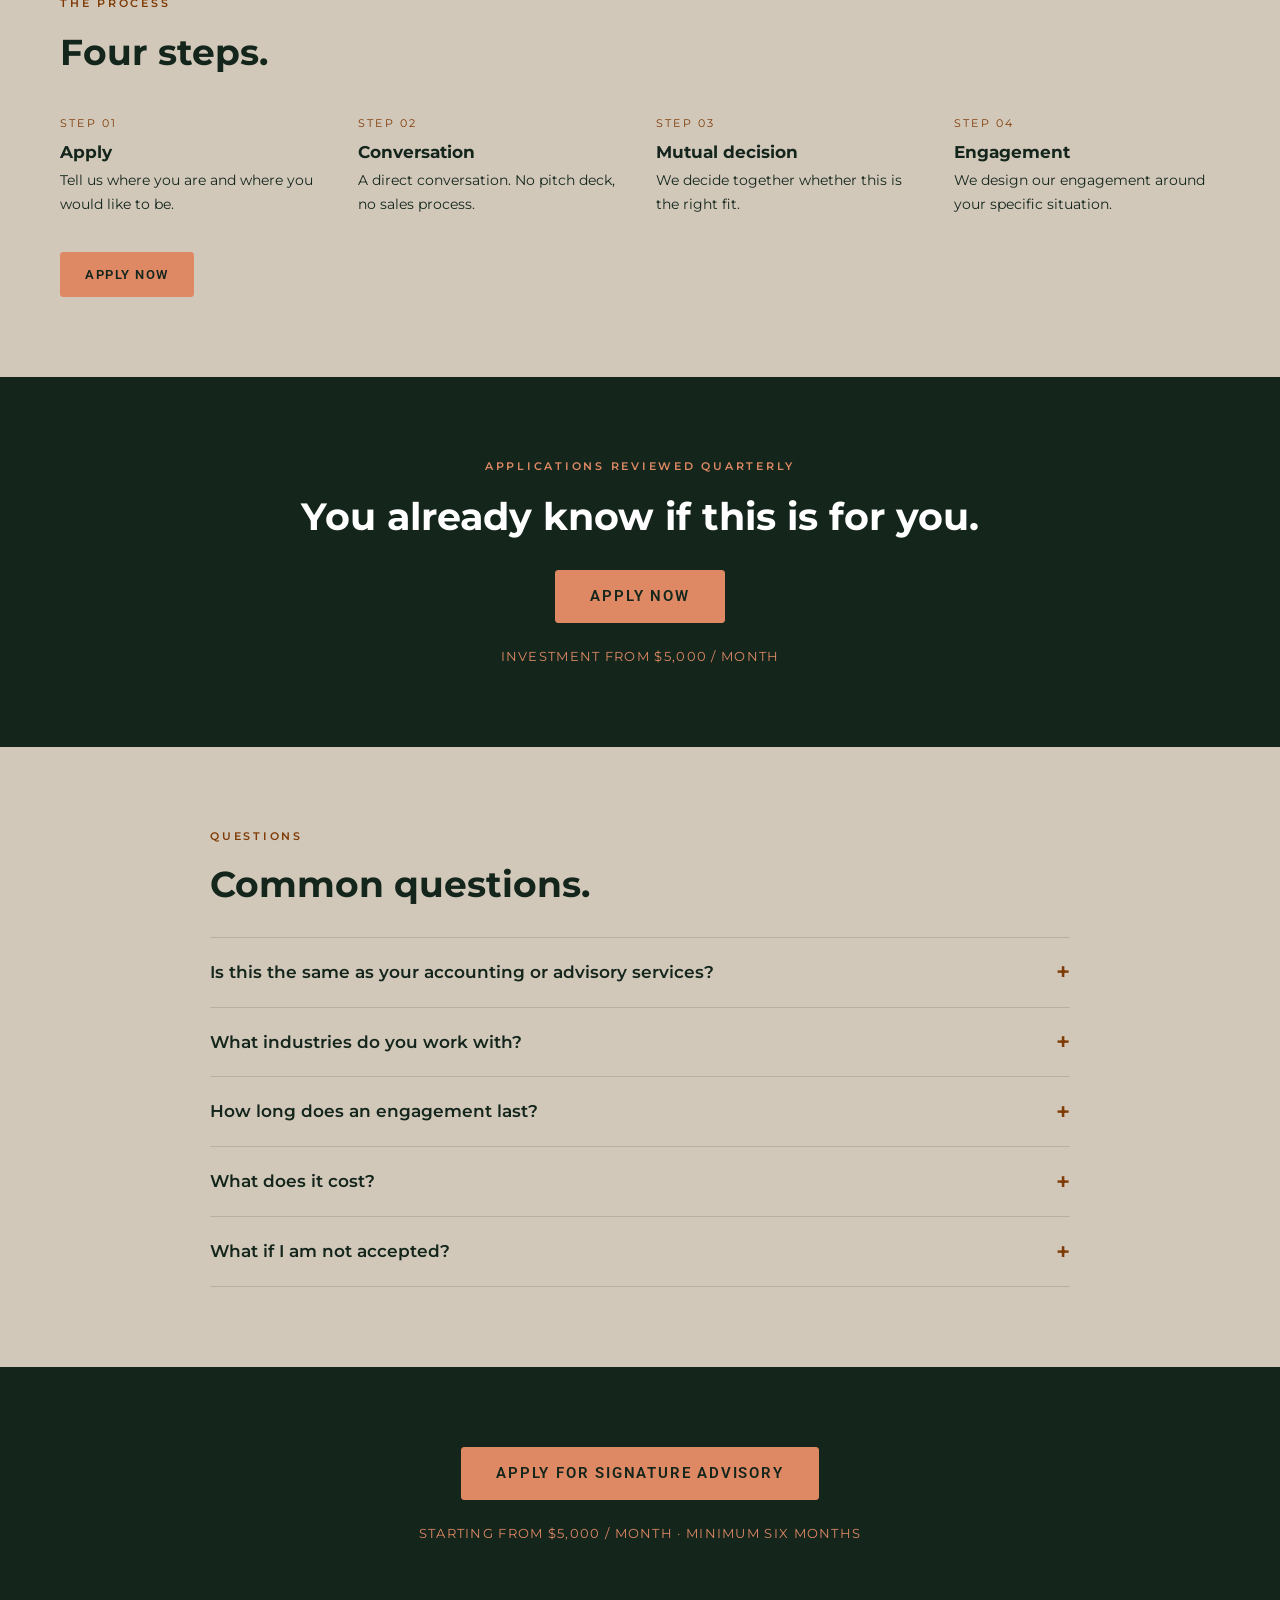
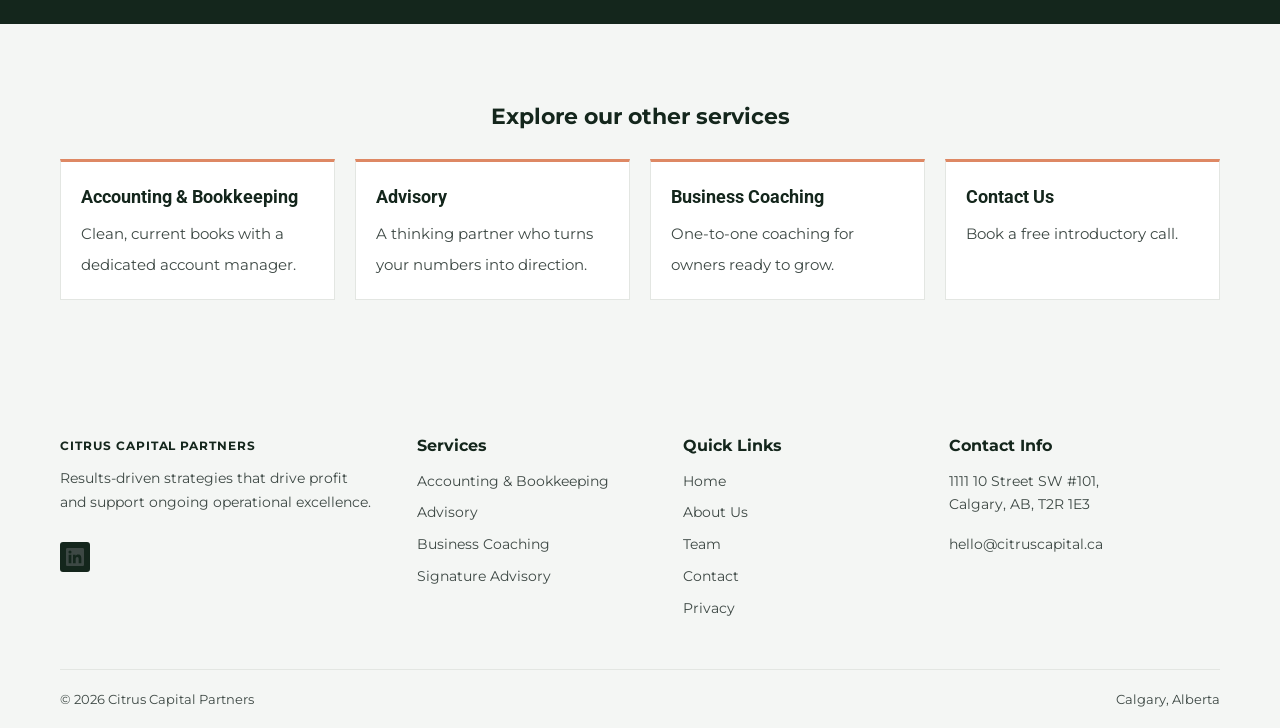
<file: signature-advisory/index.html>
<!DOCTYPE html>
<html lang="en-CA">
<head>
<meta charset="utf-8">
<meta name="viewport" content="width=device-width, initial-scale=1">
<title>Signature Advisory: A Private Strategic &amp; Financial Partnership | Citrus Capital</title>
<meta name="description" content="By application only. A long-term, embedded advisory relationship for founders navigating acquisition, restructuring or rapid growth. From $5,000/month, minimum six months.">
<link rel="canonical" href="https://citruscapital.ca/signature-advisory/">
<meta property="og:type" content="website">
<meta property="og:site_name" content="Citrus Capital">
<meta property="og:title" content="Signature Advisory: A Private Strategic &amp; Financial Partnership | Citrus Capital">
<meta property="og:description" content="By application only. A long-term, embedded advisory relationship for founders navigating acquisition, restructuring or rapid growth. From $5,000/month, minimum six months.">
<meta property="og:url" content="https://citruscapital.ca/signature-advisory/">
<meta property="og:image" content="https://citruscapital.ca/assets/img/og-image.jpg">
<meta property="og:image:width" content="1200">
<meta property="og:image:height" content="630">
<meta property="og:locale" content="en_CA">
<meta name="twitter:card" content="summary_large_image">
<meta name="theme-color" content="#14261c">
<link rel="icon" href="../assets/img/favicon-32.png" sizes="32x32">
<link rel="icon" href="../assets/img/icon-192.png" sizes="192x192">
<link rel="apple-touch-icon" href="../assets/img/apple-touch-icon.png">
<link rel="preconnect" href="https://fonts.googleapis.com">
<link rel="preconnect" href="https://fonts.gstatic.com" crossorigin>
<link rel="stylesheet" href="https://fonts.googleapis.com/css2?family=Montserrat:wght@400;600;700&family=Roboto:wght@300;400;500;600;700&display=swap">
<link rel="stylesheet" href="../assets/css/site.css">
<script type="application/ld+json">{"@context": "https://schema.org", "@type": "ProfessionalService", "@id": "https://citruscapital.ca/#organization", "name": "Citrus Capital", "alternateName": "Citrus Capital Partners", "url": "https://citruscapital.ca/", "logo": "https://citruscapital.ca/assets/img/logo.webp", "image": "https://citruscapital.ca/assets/img/og-image.jpg", "email": "hello@citruscapital.ca", "foundingDate": "2012", "description": "Calgary business advisory firm offering bookkeeping and accounting, financial and strategic advisory, and business coaching for owner-led companies.", "address": {"@type": "PostalAddress", "streetAddress": "1111 10 Street SW #101", "addressLocality": "Calgary", "addressRegion": "AB", "postalCode": "T2R 1E3", "addressCountry": "CA"}, "areaServed": {"@type": "City", "name": "Calgary"}, "sameAs": ["https://www.linkedin.com/company/citrus-capital-partners/"]}</script>
<script type="application/ld+json">{"@context": "https://schema.org", "@type": "FAQPage", "mainEntity": [{"@type": "Question", "name": "Is this the same as your accounting or advisory services?", "acceptedAnswer": {"@type": "Answer", "text": "No. Signature Advisory is a separate, premium engagement. If you need bookkeeping or accounting, that is handled through our Accounting and Bookkeeping service. If you need strategic support without the full Signature commitment, our Advisory service may be the right starting point."}}, {"@type": "Question", "name": "What industries do you work with?", "acceptedAnswer": {"@type": "Answer", "text": "Virtually all of them. Lisa has advised businesses across retail, hospitality, professional services, real estate, e-commerce, and beyond. Strategic and financial advisory is largely industry-agnostic at its core."}}, {"@type": "Question", "name": "How long does an engagement last?", "acceptedAnswer": {"@type": "Answer", "text": "Engagements require a minimum six-month commitment. This is not a project or a trial — it is a relationship, and relationships take time to deliver compounding value. Most clients continue well beyond the initial term."}}, {"@type": "Question", "name": "What does it cost?", "acceptedAnswer": {"@type": "Answer", "text": "Signature Advisory starts at $5,000 per month. The exact structure is discussed directly and built around the scope of your engagement."}}, {"@type": "Question", "name": "What if I am not accepted?", "acceptedAnswer": {"@type": "Answer", "text": "If Signature Advisory is not the right fit, we will say so directly. In many cases, our Advisory service is the right starting point, and we will tell you that."}}]}</script>
<script type="application/ld+json">{"@context": "https://schema.org", "@type": "BreadcrumbList", "itemListElement": [{"@type": "ListItem", "position": 1, "name": "Home", "item": "https://citruscapital.ca/"}, {"@type": "ListItem", "position": 2, "name": "Signature Advisory", "item": "https://citruscapital.ca/signature-advisory/"}]}</script>
<script type="application/ld+json">{"@context": "https://schema.org", "@type": "Service", "name": "Signature Advisory", "serviceType": "Signature Advisory", "url": "https://citruscapital.ca/signature-advisory/", "description": "By application only. A long-term, embedded advisory relationship for founders navigating acquisition, restructuring or rapid growth. From $5,000/month, minimum six months.", "provider": {"@id": "https://citruscapital.ca/#organization"}, "areaServed": {"@type": "City", "name": "Calgary"}}</script>
</head>
<body class="sig">
<!-- HEADER (identical on every page) -->
<a class="skip-link" href="#main">Skip to content</a>
<header class="site-header">
  <div class="container">
    <a class="brand" href="../" aria-label="Citrus Capital home"><img src="../assets/img/logo.webp" alt="Citrus Capital &amp; Advisory" width="209" height="62"></a>
    <button class="nav-toggle" type="button" aria-controls="site-nav" aria-expanded="false" aria-label="Menu"><svg viewBox="0 0 24 24" fill="none" stroke="currentColor" stroke-width="2" aria-hidden="true"><path d="M4 7h16M4 12h16M4 17h16"/></svg></button>
    <nav class="nav" id="site-nav" aria-label="Main">
      <ul><li><a href="../">Home</a></li><li><a href="../about-us/">About Us</a></li><li class="has-sub"><button type="button" class="menu-btn" aria-expanded="false" aria-haspopup="true">Services <svg class="chev" viewBox="0 0 20 20" fill="none" stroke="currentColor" stroke-width="2" aria-hidden="true"><path d="M5 8l5 5 5-5"/></svg></button><ul class="sub"><li><a href="../accounting-bookkeeping/">Accounting &amp; Bookkeeping</a></li><li><a href="../advisory/">Advisory</a></li><li><a href="../business-coaching/">Business Coaching</a></li></ul></li><li><a href="../signature-advisory/" aria-current="page">Signature Advisory</a></li><li><a href="../contact-us/">Contact Us</a></li></ul>
      <a class="btn btn--orange" href="../contact-us/">Book a Meeting</a>
    </nav>
  </div>
</header>
<!-- /HEADER -->

<main id="main">

<section class="section--dark sig-hero">
  <div class="container">
    <h1>Signature Advisory</h1>
    <p class="tag">By application only &middot; Limited availability</p>
    <p>A strategic and financial partnership for founders and executives who have outgrown ordinary advisory relationships.</p>
  </div>
</section>
<section class="section--beige">
  <div class="container sig-strip">
    <div><strong>By application only</strong><span>Every client personally vetted</span></div>
    <div><strong>Fewer clients. Deeper work</strong><span>Selective by design</span></div>
    <div><strong>Direct, on-demand support</strong><span>Whenever you need it</span></div>
  </div>
</section>
<section class="section section--dark sig-statement">
  <div class="container">
    <p>Most advisory relationships are reactive. You get a report when you ask for one. A call when you schedule it. Advice that stops at the edge of the advisor&rsquo;s comfort zone.</p>
    <p class="punch">Signature Advisory is built differently.</p>
  </div>
</section>
<section class="section section--beige">
  <div class="container container--narrow">
    <span class="eyebrow">What this is</span>
    <h2>A different kind of engagement.</h2>
    <p class="sig-quote">Signature Advisory is a high-touch, long-term strategic and financial partnership. Not a retainer with monthly check-ins. A relationship where your strategic partner is embedded in your most important decisions.</p>
    <p>She brings the perspective of someone who has built, scaled, and advised businesses across multiple industries and jurisdictions. She is a founder herself. She understands what it costs to get it wrong, and what it takes to get it right.</p>
    <p>Engagements are structured entirely around your goals. Scope, cadence, and deliverables are designed specifically for you.</p>
    <p><a href="../signature-advisory-application/"><strong>Apply Now &rarr;</strong></a></p>
  </div>
</section>
<section class="section section--dark">
  <div class="container">
    <span class="eyebrow">Who this is for</span>
    <div class="sig-cols">
      <div>
        <h3>The right fit</h3>
        <ul>
          <li>You are scaling past the point where general advice applies</li>
          <li>You are navigating acquisition, restructuring, or rapid expansion</li>
          <li>You need someone fluent in both financial and strategic dimensions</li>
          <li>You have outgrown your current advisory relationships</li>
          <li>You want a thinking partner, not a report writer</li>
        </ul>
      </div>
      <div>
        <h3>Not a fit</h3>
        <ul>
          <li>You want a one-time project or deliverable</li>
          <li>You are not ready to act on what you learn</li>
          <li>You want validation more than honest perspective</li>
          <li>You are early-stage and still testing your core model</li>
        </ul>
      </div>
    </div>
  </div>
</section>
<section class="section section--beige">
  <div class="container sig-results">
    <div>
      <span class="eyebrow">What changes</span>
      <h2>Results that compound.</h2>
    </div>
    <div class="results">
      <div><h3>Financial clarity</h3><p>You know your numbers. Not just what they are, but what they mean and what to do next.</p></div>
      <div><h3>Deal readiness</h3><p>Whether buying, selling, raising, or restructuring, you move from a position of strength.</p></div>
      <div><h3>Strategic confidence</h3><p>You stop second-guessing major decisions. You have a sounding board who has been in the situation before.</p></div>
      <div><h3>A partner in the room</h3><p>Before a critical meeting, negotiation, or commitment, you have a trusted voice.</p></div>
      <div><h3>Operational alignment</h3><p>Your financial architecture supports your business model, not the other way around.</p></div>
      <div><h3>Compounding perspective</h3><p>The longer we work together, the more valuable the relationship becomes. Context compounds.</p></div>
      <div></div>
      <div><h3>Access to a curated network</h3><p>When a challenge calls for a specialist, we do not send you to Google. We make introductions.</p></div>
    </div>
  </div>
</section>
<section class="section section--dark sig-partner">
  <div class="container">
    <span class="eyebrow">About your partner</span>
    <h2>Lisa Shelley</h2>
    <p class="hl">Ten years in financial and strategic advisory.</p>
    <p class="hl">Thirteen years building and operating businesses across multiple industries.</p>
    <p>Lisa Shelley brings something most advisors cannot: she has been on both sides of the table.</p>
    <p>She leads the Client Advisory Services practice at Abacus, one of Bermuda&rsquo;s leading accounting and advisory firms, while operating multiple businesses spanning wholesale, e-commerce, and consulting.</p>
    <p>Her clients range from independent operators to growing enterprises navigating acquisitions, restructuring, and expansion across virtually every industry.</p>
    <p>No subcontractors.</p>
  </div>
</section>
<section class="section section--beige">
  <div class="container">
    <span class="eyebrow">The process</span>
    <h2>Four steps.</h2>
    <div class="sig-steps">
      <div><span class="n">Step 01</span><h3>Apply</h3><p>Tell us where you are and where you would like to be.</p></div>
      <div><span class="n">Step 02</span><h3>Conversation</h3><p>A direct conversation. No pitch deck, no sales process.</p></div>
      <div><span class="n">Step 03</span><h3>Mutual decision</h3><p>We decide together whether this is the right fit.</p></div>
      <div><span class="n">Step 04</span><h3>Engagement</h3><p>We design our engagement around your specific situation.</p></div>
    </div>
    <p style="margin-top:36px"><a class="btn btn--orange" href="../signature-advisory-application/">Apply Now</a></p>
  </div>
</section>
<section class="section section--dark sig-cta">
  <div class="container">
    <span class="eyebrow">Applications reviewed quarterly</span>
    <h2>You already know if this is for you.</h2>
    <a class="btn btn--orange btn--lg" href="../signature-advisory-application/">Apply Now</a>
    <p class="fine">Investment from $5,000 / month</p>
  </div>
</section>
<section class="section section--beige">
  <div class="container container--narrow">
    <span class="eyebrow">Questions</span>
    <h2>Common questions.</h2>
    <div class="faq"><details><summary>Is this the same as your accounting or advisory services?</summary><div class="a">No. Signature Advisory is a separate, premium engagement. If you need bookkeeping or accounting, that is handled through our <a href="../accounting-bookkeeping/">Accounting and Bookkeeping service</a>. If you need strategic support without the full Signature commitment, our <a href="../advisory/">Advisory service</a> may be the right starting point.</div></details><details><summary>What industries do you work with?</summary><div class="a">Virtually all of them. Lisa has advised businesses across retail, hospitality, professional services, real estate, e-commerce, and beyond. Strategic and financial advisory is largely industry-agnostic at its core.</div></details><details><summary>How long does an engagement last?</summary><div class="a">Engagements require a minimum six-month commitment. This is not a project or a trial &mdash; it is a relationship, and relationships take time to deliver compounding value. Most clients continue well beyond the initial term.</div></details><details><summary>What does it cost?</summary><div class="a">Signature Advisory starts at $5,000 per month. The exact structure is discussed directly and built around the scope of your engagement.</div></details><details><summary>What if I am not accepted?</summary><div class="a">If Signature Advisory is not the right fit, we will say so directly. In many cases, our Advisory service is the right starting point, and we will tell you that.</div></details></div>
  </div>
</section>
<section class="section section--dark sig-cta">
  <div class="container">
    <a class="btn btn--orange btn--lg" href="../signature-advisory-application/">Apply for Signature Advisory</a>
    <p class="fine">Starting from $5,000 / month &middot; Minimum six months</p>
  </div>
</section>

<section class="section section--grey related">
  <div class="container">
    <h2>Explore our other services</h2>
    <ul><li><a href="../accounting-bookkeeping/"><strong>Accounting &amp; Bookkeeping</strong><span>Clean, current books with a dedicated account manager.</span></a></li><li><a href="../advisory/"><strong>Advisory</strong><span>A thinking partner who turns your numbers into direction.</span></a></li><li><a href="../business-coaching/"><strong>Business Coaching</strong><span>One-to-one coaching for owners ready to grow.</span></a></li><li><a href="../contact-us/"><strong>Contact Us</strong><span>Book a free introductory call.</span></a></li></ul>
  </div>
</section>

</main>
<!-- FOOTER (identical on every page) -->
<footer class="site-footer">
  <div class="container">
    <div class="footer-grid">
      <div>
        <p class="brand-name">Citrus Capital Partners</p>
        <p>Results-driven strategies that drive profit and support ongoing operational excellence.</p>
        <a class="social" href="https://www.linkedin.com/company/citrus-capital-partners/" target="_blank" rel="noopener" aria-label="Citrus Capital on LinkedIn"><svg viewBox="0 0 24 24" fill="currentColor" aria-hidden="true"><path d="M20.45 20.45h-3.55v-5.57c0-1.33-.03-3.04-1.85-3.04-1.85 0-2.14 1.45-2.14 2.94v5.67H9.36V9h3.41v1.56h.05c.47-.9 1.63-1.85 3.36-1.85 3.6 0 4.27 2.37 4.27 5.45v6.29zM5.34 7.43a2.06 2.06 0 1 1 0-4.12 2.06 2.06 0 0 1 0 4.12zM7.12 20.45H3.56V9h3.56v11.45zM22.22 0H1.77C.79 0 0 .77 0 1.73v20.54C0 23.23.79 24 1.77 24h20.45c.98 0 1.78-.77 1.78-1.73V1.73C24 .77 23.2 0 22.22 0z"/></svg></a>
      </div>
      <div>
        <h2>Services</h2>
        <ul>
          <li><a href="../accounting-bookkeeping/">Accounting &amp; Bookkeeping</a></li>
          <li><a href="../advisory/">Advisory</a></li>
          <li><a href="../business-coaching/">Business Coaching</a></li>
          <li><a href="../signature-advisory/">Signature Advisory</a></li>
        </ul>
      </div>
      <div>
        <h2>Quick Links</h2>
        <ul>
          <li><a href="../">Home</a></li>
          <li><a href="../about-us/">About Us</a></li>
          <li><a href="../team/">Team</a></li>
          <li><a href="../contact-us/">Contact</a></li>
          <li><a href="../privacy/">Privacy</a></li>
        </ul>
      </div>
      <div>
        <h2>Contact Info</h2>
        <p>1111 10 Street SW #101,<br>Calgary, AB, T2R 1E3</p>
        <p><a href="mailto:hello@citruscapital.ca">hello@citruscapital.ca</a></p>
      </div>
    </div>
    <div class="footer-bar">
      <span>&copy; 2026 Citrus Capital Partners</span>
      <span>Calgary, Alberta</span>
    </div>
  </div>
</footer>
<div class="cookie" role="region" aria-label="Cookie notice">
  <p>We use cookies for anonymous analytics. See our <a href="../privacy/">privacy notice</a>.</p>
  <button type="button" class="btn btn--orange">OK</button>
</div>
<script src="../assets/js/config.js"></script>
<script src="../assets/js/nav.js"></script>
<script src="../assets/js/forms.js"></script>
<!-- /FOOTER -->

</body>
</html>
</file>
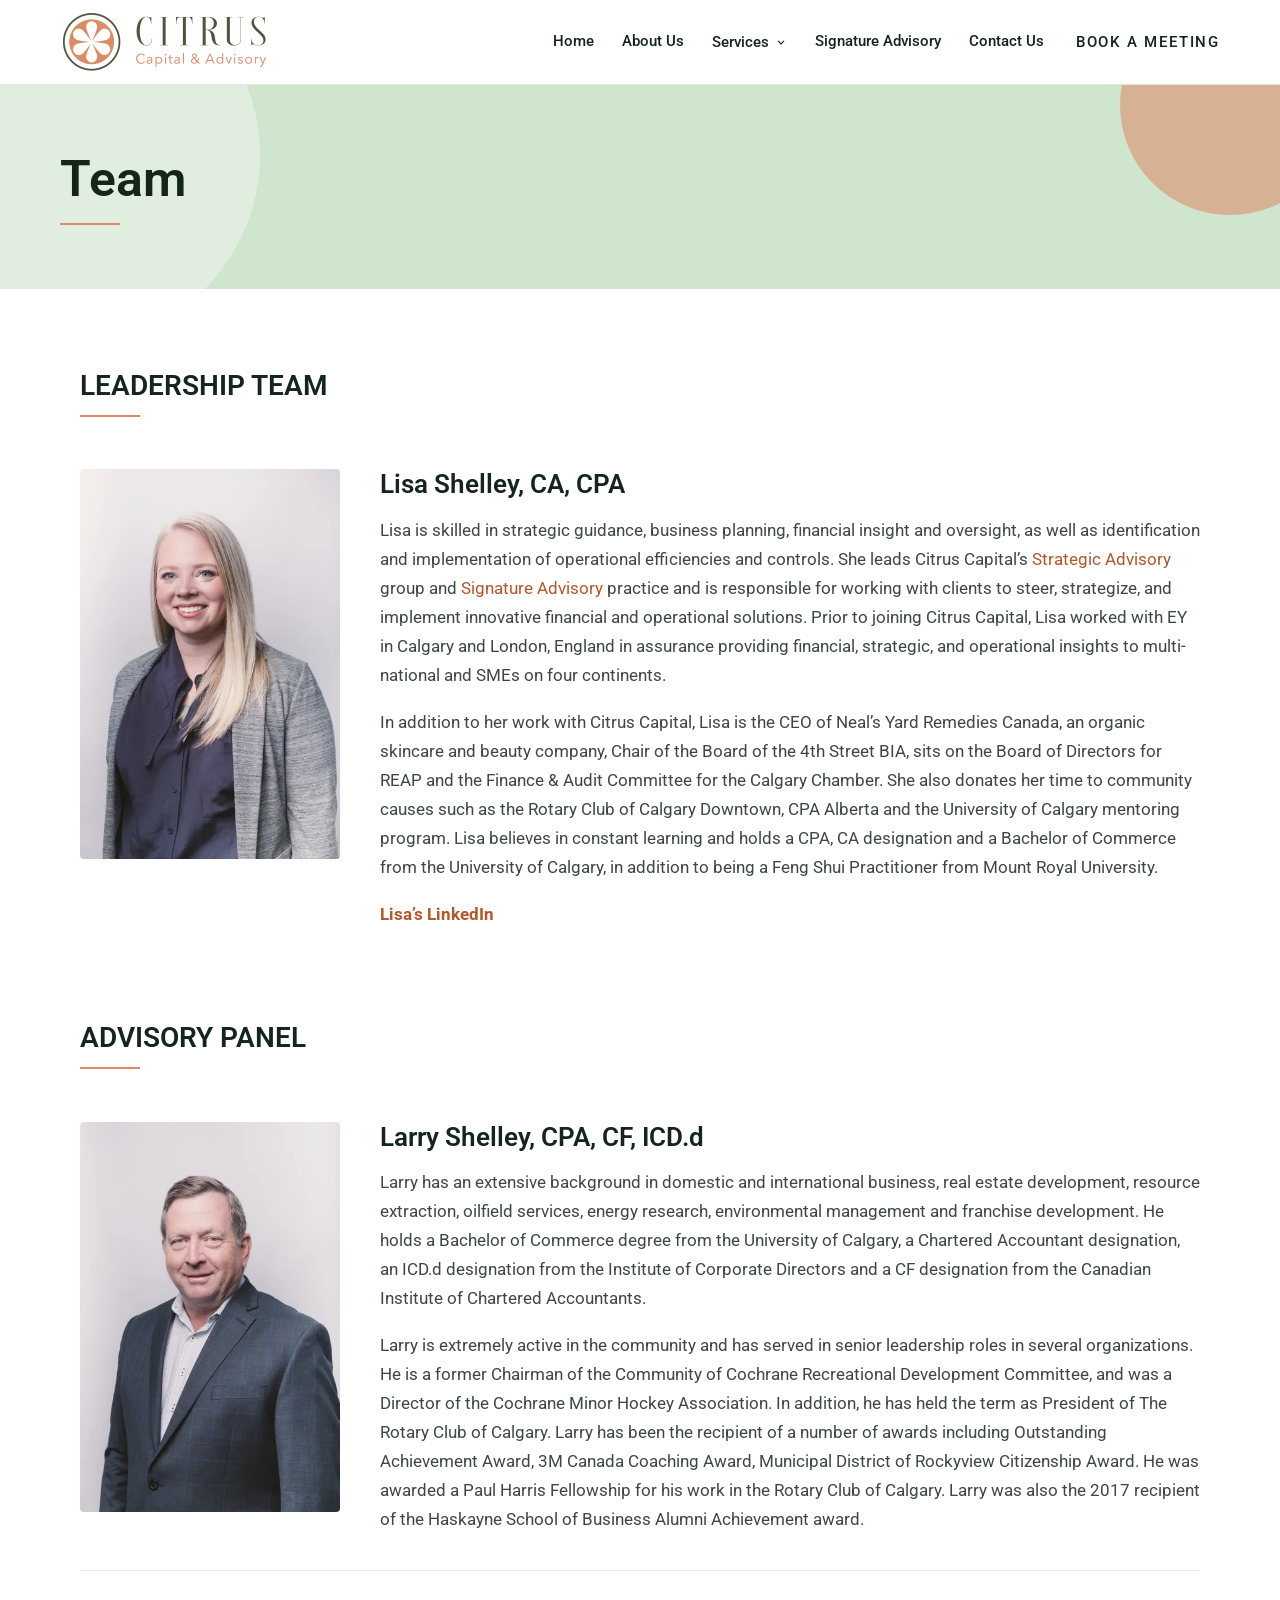
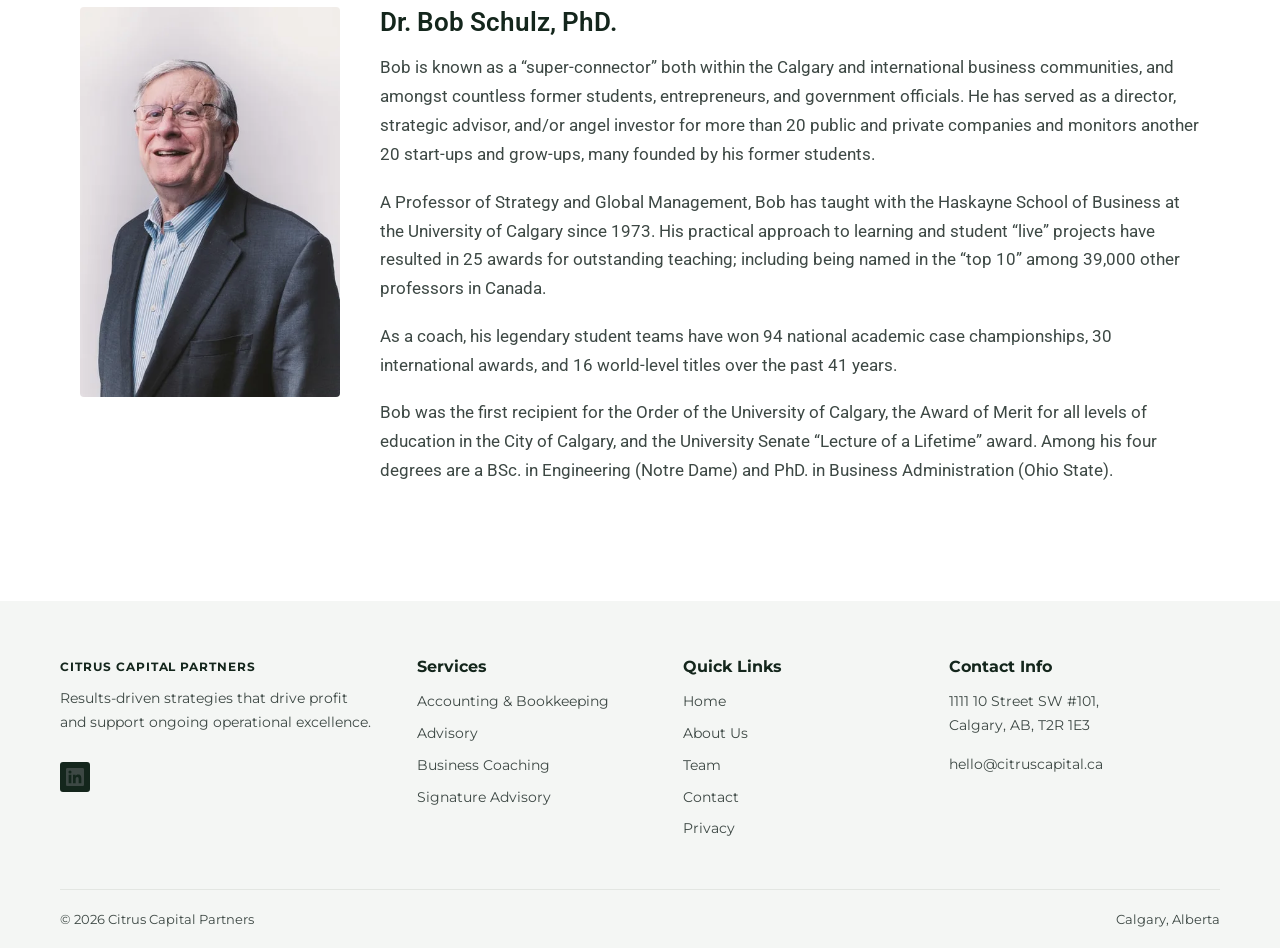
<file: team/index.html>
<!DOCTYPE html>
<html lang="en-CA">
<head>
<meta charset="utf-8">
<meta name="viewport" content="width=device-width, initial-scale=1">
<title>Our Team | Citrus Capital</title>
<meta name="description" content="Meet the Citrus Capital leadership team and advisory panel: Lisa Shelley, CA, CPA; Larry Shelley, CPA, CF, ICD.d; and Dr. Bob Schulz of the Haskayne School of Business.">
<link rel="canonical" href="https://citruscapital.ca/team/">
<meta property="og:type" content="website">
<meta property="og:site_name" content="Citrus Capital">
<meta property="og:title" content="Our Team | Citrus Capital">
<meta property="og:description" content="Meet the Citrus Capital leadership team and advisory panel: Lisa Shelley, CA, CPA; Larry Shelley, CPA, CF, ICD.d; and Dr. Bob Schulz of the Haskayne School of Business.">
<meta property="og:url" content="https://citruscapital.ca/team/">
<meta property="og:image" content="https://citruscapital.ca/assets/img/og-image.jpg">
<meta property="og:image:width" content="1200">
<meta property="og:image:height" content="630">
<meta property="og:locale" content="en_CA">
<meta name="twitter:card" content="summary_large_image">
<meta name="theme-color" content="#14261c">
<link rel="icon" href="../assets/img/favicon-32.png" sizes="32x32">
<link rel="icon" href="../assets/img/icon-192.png" sizes="192x192">
<link rel="apple-touch-icon" href="../assets/img/apple-touch-icon.png">
<link rel="preconnect" href="https://fonts.googleapis.com">
<link rel="preconnect" href="https://fonts.gstatic.com" crossorigin>
<link rel="stylesheet" href="https://fonts.googleapis.com/css2?family=Montserrat:wght@400;600;700&family=Roboto:wght@300;400;500;600;700&display=swap">
<link rel="stylesheet" href="../assets/css/site.css">
<script type="application/ld+json">{"@context": "https://schema.org", "@type": "ProfessionalService", "@id": "https://citruscapital.ca/#organization", "name": "Citrus Capital", "alternateName": "Citrus Capital Partners", "url": "https://citruscapital.ca/", "logo": "https://citruscapital.ca/assets/img/logo.webp", "image": "https://citruscapital.ca/assets/img/og-image.jpg", "email": "hello@citruscapital.ca", "foundingDate": "2012", "description": "Calgary business advisory firm offering bookkeeping and accounting, financial and strategic advisory, and business coaching for owner-led companies.", "address": {"@type": "PostalAddress", "streetAddress": "1111 10 Street SW #101", "addressLocality": "Calgary", "addressRegion": "AB", "postalCode": "T2R 1E3", "addressCountry": "CA"}, "areaServed": {"@type": "City", "name": "Calgary"}, "sameAs": ["https://www.linkedin.com/company/citrus-capital-partners/"]}</script>
<script type="application/ld+json">{"@context": "https://schema.org", "@type": "BreadcrumbList", "itemListElement": [{"@type": "ListItem", "position": 1, "name": "Home", "item": "https://citruscapital.ca/"}, {"@type": "ListItem", "position": 2, "name": "Team", "item": "https://citruscapital.ca/team/"}]}</script>
</head>
<body>
<!-- HEADER (identical on every page) -->
<a class="skip-link" href="#main">Skip to content</a>
<header class="site-header">
  <div class="container">
    <a class="brand" href="../" aria-label="Citrus Capital home"><img src="../assets/img/logo.webp" alt="Citrus Capital &amp; Advisory" width="209" height="62"></a>
    <button class="nav-toggle" type="button" aria-controls="site-nav" aria-expanded="false" aria-label="Menu"><svg viewBox="0 0 24 24" fill="none" stroke="currentColor" stroke-width="2" aria-hidden="true"><path d="M4 7h16M4 12h16M4 17h16"/></svg></button>
    <nav class="nav" id="site-nav" aria-label="Main">
      <ul><li><a href="../">Home</a></li><li><a href="../about-us/">About Us</a></li><li class="has-sub"><button type="button" class="menu-btn" aria-expanded="false" aria-haspopup="true">Services <svg class="chev" viewBox="0 0 20 20" fill="none" stroke="currentColor" stroke-width="2" aria-hidden="true"><path d="M5 8l5 5 5-5"/></svg></button><ul class="sub"><li><a href="../accounting-bookkeeping/">Accounting &amp; Bookkeeping</a></li><li><a href="../advisory/">Advisory</a></li><li><a href="../business-coaching/">Business Coaching</a></li></ul></li><li><a href="../signature-advisory/">Signature Advisory</a></li><li><a href="../contact-us/">Contact Us</a></li></ul>
      <a class="btn btn--orange" href="../contact-us/">Book a Meeting</a>
    </nav>
  </div>
</header>
<!-- /HEADER -->

<main id="main">
<section class="banner banner--green"><div class="container"><h1>Team</h1></div></section>
<section class="section">
  <div class="container content">
    <div class="team-group" style="margin-top:0">
      <h2>Leadership Team</h2>
      <div class="person">
        <img src="../assets/img/lisa-shelley.webp" alt="Lisa Shelley" width="420" height="630">
        <div>
          <h3>Lisa Shelley, CA, CPA</h3>
          <p>Lisa is skilled in strategic guidance, business planning, financial insight and oversight, as well as identification and implementation of operational efficiencies and controls. She leads Citrus Capital&rsquo;s <a href="../advisory/">Strategic Advisory</a> group and <a href="../signature-advisory/">Signature Advisory</a> practice and is responsible for working with clients to steer, strategize, and implement innovative financial and operational solutions. Prior to joining Citrus Capital, Lisa worked with EY in Calgary and London, England in assurance providing financial, strategic, and operational insights to multi-national and SMEs on four continents.</p>
          <p>In addition to her work with Citrus Capital, Lisa is the CEO of Neal&rsquo;s Yard Remedies Canada, an organic skincare and beauty company, Chair of the Board of the 4th Street BIA, sits on the Board of Directors for REAP and the Finance &amp; Audit Committee for the Calgary Chamber. She also donates her time to community causes such as the Rotary Club of Calgary Downtown, CPA Alberta and the University of Calgary mentoring program. Lisa believes in constant learning and holds a CPA, CA designation and a Bachelor of Commerce from the University of Calgary, in addition to being a Feng Shui Practitioner from Mount Royal University.</p>
          <p><a href="https://www.linkedin.com/in/shelleylisa/" target="_blank" rel="noopener"><strong>Lisa&rsquo;s LinkedIn</strong></a></p>
        </div>
      </div>
    </div>
    <div class="team-group">
      <h2>Advisory Panel</h2>
      <div class="person">
        <img src="../assets/img/larry-shelley.webp" alt="Larry Shelley" width="420" height="630">
        <div>
          <h3>Larry Shelley, CPA, CF, ICD.d</h3>
          <p>Larry has an extensive background in domestic and international business, real estate development, resource extraction, oilfield services, energy research, environmental management and franchise development. He holds a Bachelor of Commerce degree from the University of Calgary, a Chartered Accountant designation, an ICD.d designation from the Institute of Corporate Directors and a CF designation from the Canadian Institute of Chartered Accountants.</p>
          <p>Larry is extremely active in the community and has served in senior leadership roles in several organizations. He is a former Chairman of the Community of Cochrane Recreational Development Committee, and was a Director of the Cochrane Minor Hockey Association. In addition, he has held the term as President of The Rotary Club of Calgary. Larry has been the recipient of a number of awards including Outstanding Achievement Award, 3M Canada Coaching Award, Municipal District of Rockyview Citizenship Award. He was awarded a Paul Harris Fellowship for his work in the Rotary Club of Calgary. Larry was also the 2017 recipient of the Haskayne School of Business Alumni Achievement award.</p>
        </div>
      </div>
      <div class="person">
        <img src="../assets/img/bob-schulz.webp" alt="Dr. Bob Schulz" width="420" height="630">
        <div>
          <h3>Dr. Bob Schulz, PhD.</h3>
          <p>Bob is known as a &ldquo;super-connector&rdquo; both within the Calgary and international business communities, and amongst countless former students, entrepreneurs, and government officials. He has served as a director, strategic advisor, and/or angel investor for more than 20 public and private companies and monitors another 20 start-ups and grow-ups, many founded by his former students.</p>
          <p>A Professor of Strategy and Global Management, Bob has taught with the Haskayne School of Business at the University of Calgary since 1973. His practical approach to learning and student &ldquo;live&rdquo; projects have resulted in 25 awards for outstanding teaching; including being named in the &ldquo;top 10&rdquo; among 39,000 other professors in Canada.</p>
          <p>As a coach, his legendary student teams have won 94 national academic case championships, 30 international awards, and 16 world-level titles over the past 41 years.</p>
          <p>Bob was the first recipient for the Order of the University of Calgary, the Award of Merit for all levels of education in the City of Calgary, and the University Senate &ldquo;Lecture of a Lifetime&rdquo; award. Among his four degrees are a BSc. in Engineering (Notre Dame) and PhD. in Business Administration (Ohio State).</p>
        </div>
      </div>
    </div>
  </div>
</section>

</main>
<!-- FOOTER (identical on every page) -->
<footer class="site-footer">
  <div class="container">
    <div class="footer-grid">
      <div>
        <p class="brand-name">Citrus Capital Partners</p>
        <p>Results-driven strategies that drive profit and support ongoing operational excellence.</p>
        <a class="social" href="https://www.linkedin.com/company/citrus-capital-partners/" target="_blank" rel="noopener" aria-label="Citrus Capital on LinkedIn"><svg viewBox="0 0 24 24" fill="currentColor" aria-hidden="true"><path d="M20.45 20.45h-3.55v-5.57c0-1.33-.03-3.04-1.85-3.04-1.85 0-2.14 1.45-2.14 2.94v5.67H9.36V9h3.41v1.56h.05c.47-.9 1.63-1.85 3.36-1.85 3.6 0 4.27 2.37 4.27 5.45v6.29zM5.34 7.43a2.06 2.06 0 1 1 0-4.12 2.06 2.06 0 0 1 0 4.12zM7.12 20.45H3.56V9h3.56v11.45zM22.22 0H1.77C.79 0 0 .77 0 1.73v20.54C0 23.23.79 24 1.77 24h20.45c.98 0 1.78-.77 1.78-1.73V1.73C24 .77 23.2 0 22.22 0z"/></svg></a>
      </div>
      <div>
        <h2>Services</h2>
        <ul>
          <li><a href="../accounting-bookkeeping/">Accounting &amp; Bookkeeping</a></li>
          <li><a href="../advisory/">Advisory</a></li>
          <li><a href="../business-coaching/">Business Coaching</a></li>
          <li><a href="../signature-advisory/">Signature Advisory</a></li>
        </ul>
      </div>
      <div>
        <h2>Quick Links</h2>
        <ul>
          <li><a href="../">Home</a></li>
          <li><a href="../about-us/">About Us</a></li>
          <li><a href="../team/">Team</a></li>
          <li><a href="../contact-us/">Contact</a></li>
          <li><a href="../privacy/">Privacy</a></li>
        </ul>
      </div>
      <div>
        <h2>Contact Info</h2>
        <p>1111 10 Street SW #101,<br>Calgary, AB, T2R 1E3</p>
        <p><a href="mailto:hello@citruscapital.ca">hello@citruscapital.ca</a></p>
      </div>
    </div>
    <div class="footer-bar">
      <span>&copy; 2026 Citrus Capital Partners</span>
      <span>Calgary, Alberta</span>
    </div>
  </div>
</footer>
<div class="cookie" role="region" aria-label="Cookie notice">
  <p>We use cookies for anonymous analytics. See our <a href="../privacy/">privacy notice</a>.</p>
  <button type="button" class="btn btn--orange">OK</button>
</div>
<script src="../assets/js/config.js"></script>
<script src="../assets/js/nav.js"></script>
<script src="../assets/js/forms.js"></script>
<!-- /FOOTER -->

</body>
</html>
</file>
<file: assets/css/site.css>
/* Citrus Capital — site styles
   Palette and type ported from the Elementor kit (post-5) and Astra globals. */

:root {
  --green-dark: #14261c;
  --green-mid: #333f38;
  --green-pale: #d0e5ce;
  --orange: #de8864;        /* brand accent, used on buttons and rules */
  --orange-text: #b5562a;   /* darker orange for text on light grounds (4.6:1) */
  --beige: #d2c8ba;
  --sand: #cec5b9;
  --cream: #f5f0e8;
  --grey-light: #f4f6f4;
  --grey-line: #e3e6e2;
  --text: #3d4844;
  --text-light: #5f6b66;
  --white: #ffffff;

  --font-body: Avenir, "Avenir Next", Roboto, "Helvetica Neue", Arial, sans-serif;
  --font-head: Roboto, "Helvetica Neue", Arial, sans-serif;
  --font-sig: Montserrat, Roboto, "Helvetica Neue", Arial, sans-serif;

  --container: 1200px;
  --gutter: 20px;
  --header-h: 84px;
}

*, *::before, *::after { box-sizing: border-box; }
html { -webkit-text-size-adjust: 100%; scroll-behavior: smooth; }
@media (prefers-reduced-motion: reduce) { html { scroll-behavior: auto; } *, *::before, *::after { animation: none !important; transition: none !important; } }

body {
  margin: 0;
  font-family: var(--font-body);
  font-size: 18px;
  line-height: 1.7;
  color: var(--text);
  background: var(--white);
}

img, video { max-width: 100%; height: auto; display: block; }
a { color: var(--orange-text); text-decoration: none; }
a:hover { text-decoration: underline; }
a:focus-visible, button:focus-visible, input:focus-visible, select:focus-visible, textarea:focus-visible, summary:focus-visible {
  outline: 3px solid var(--orange); outline-offset: 2px;
}

h1, h2, h3, h4 {
  font-family: var(--font-head);
  font-weight: 600;
  color: var(--green-dark);
  line-height: 1.2;
  margin: 0 0 .6em;
  text-wrap: balance;
}
h1 { font-size: clamp(34px, 4.6vw, 50px); }
h2 { font-size: clamp(26px, 3.2vw, 36px); }
h3 { font-size: 24px; }
h4 { font-size: 20px; }
p { margin: 0 0 1.1em; }
p:last-child { margin-bottom: 0; }
ul, ol { margin: 0 0 1.2em; padding-left: 1.3em; }
li { margin-bottom: .35em; }
strong, b { font-weight: 700; }

.container { max-width: var(--container); margin-inline: auto; padding-inline: var(--gutter); }
.container--narrow { max-width: 900px; }

.skip-link { position: absolute; left: -999px; top: 8px; background: var(--green-dark); color: #fff; padding: 8px 14px; z-index: 100; border-radius: 4px; }
.skip-link:focus { left: 8px; }

/* ---------- Buttons ---------- */
.btn {
  display: inline-block;
  font-family: var(--font-head);
  font-size: 13px;
  font-weight: 600;
  letter-spacing: .12em;
  text-transform: uppercase;
  line-height: 1;
  padding: 15px 24px;
  border-radius: 3px;
  border: 1px solid transparent;
  cursor: pointer;
  text-decoration: none;
  transition: background-color .15s, color .15s, border-color .15s;
}
.btn:hover { text-decoration: none; }
.btn--orange { background: var(--orange); color: var(--green-dark); border-color: var(--orange); }
.btn--orange:hover { background: var(--green-dark); color: var(--white); border-color: var(--green-dark); }
.btn--green { background: var(--green-mid); color: var(--white); border-color: var(--green-mid); }
.btn--green:hover { background: var(--green-dark); border-color: var(--green-dark); }
.btn--outline { background: transparent; color: var(--green-dark); border-color: var(--green-dark); }
.btn--outline:hover { background: var(--green-dark); color: var(--white); }
.btn--lg { font-size: 15px; padding: 18px 34px; }
.btn .arrow { display: inline-block; margin-left: 10px; transition: transform .15s; }
.btn:hover .arrow { transform: translateX(3px); }
.btn:disabled { opacity: .6; cursor: default; }

/* ---------- Header ---------- */
.site-header {
  position: sticky; top: 0; z-index: 50;
  background: var(--white);
  border-bottom: 1px solid var(--grey-line);
}
.site-header .container { display: flex; align-items: center; justify-content: space-between; gap: 24px; min-height: var(--header-h); }
.brand img { width: 209px; height: 62px; }
.nav { display: flex; align-items: center; gap: 32px; }
.nav ul { list-style: none; margin: 0; padding: 0; display: flex; gap: 28px; align-items: center; }
.nav li { margin: 0; position: relative; }
.nav a, .nav .menu-btn { font-family: var(--font-head); font-size: 15px; font-weight: 500; color: var(--green-dark); padding: 8px 0; display: inline-flex; align-items: center; gap: 6px; background: none; border: 0; cursor: pointer; }
.nav a:hover, .nav .menu-btn:hover, .nav a[aria-current="page"] { color: var(--orange-text); text-decoration: none; }
.nav .menu-btn[aria-expanded="true"] .chev { transform: rotate(180deg); }
.nav a[aria-current="page"] { font-weight: 700; }
.nav .sub { position: absolute; top: 100%; left: -16px; min-width: 240px; background: var(--white); border: 1px solid var(--grey-line); box-shadow: 0 10px 30px rgba(20,38,28,.08); padding: 10px 0; display: none; flex-direction: column; gap: 0; }
.nav .sub a { display: block; padding: 10px 18px; font-weight: 400; }
.nav li.has-sub:hover .sub, .nav li.has-sub:focus-within .sub, .nav li.has-sub.open .sub { display: flex; }
.nav .chev { width: 12px; height: 12px; }
.nav-toggle { display: none; background: none; border: 0; padding: 8px; cursor: pointer; color: var(--green-dark); }
.nav-toggle svg { width: 28px; height: 28px; }

@media (max-width: 960px) {
  .nav-toggle { display: inline-flex; }
  .nav { display: none; position: absolute; left: 0; right: 0; top: 100%; background: var(--white); border-bottom: 1px solid var(--grey-line); flex-direction: column; align-items: stretch; padding: 12px var(--gutter) 24px; gap: 12px; box-shadow: 0 20px 40px rgba(20,38,28,.1); }
  .nav.open { display: flex; }
  .nav ul { flex-direction: column; align-items: stretch; gap: 0; }
  .nav li { border-bottom: 1px solid var(--grey-line); }
  .nav a, .nav .menu-btn { padding: 14px 0; font-size: 17px; width: 100%; justify-content: space-between; }
  .nav .sub { position: static; display: flex; border: 0; box-shadow: none; padding: 0 0 8px 16px; }
  .nav .sub a { padding: 8px 0; }
  .nav .btn { align-self: flex-start; margin-top: 8px; }
}

/* ---------- Sections ---------- */
.section { padding-block: 80px; }
.section--tight { padding-block: 56px; }
.section--grey { background: var(--grey-light); }
.section--cream { background: var(--cream); }
.section--dark { background: var(--green-dark); color: var(--cream); }
.section--dark h1, .section--dark h2, .section--dark h3, .section--dark h4 { color: var(--white); }
.section--dark a { color: var(--orange); }
.section--dark .btn--orange { color: var(--green-dark); }
.section--dark .btn--orange:hover { background: var(--cream); color: var(--green-dark); border-color: var(--cream); }
.section--beige { background: var(--beige); color: var(--green-dark); }
.section--sand { background: var(--sand); color: var(--green-dark); }
.center { text-align: center; }
.center p { margin-inline: auto; }

.section-title { text-align: center; font-size: clamp(26px, 3vw, 32px); text-transform: uppercase; letter-spacing: .01em; }
.section-title::after, .rule::after { content: ""; display: block; width: 60px; height: 2px; background: var(--orange); margin: 14px auto 0; }
.rule--left::after { margin-left: 0; }

/* Page banner (inner pages) */
.banner {
  position: relative; overflow: hidden;
  background: var(--sand);
  padding-block: 64px;
}
.banner::before, .banner::after { content: ""; position: absolute; border-radius: 50%; pointer-events: none; }
.banner::before { width: 380px; height: 380px; background: rgba(210,200,186,.9); left: -120px; top: -120px; }
.banner::after { width: 220px; height: 220px; background: var(--orange); opacity: .55; right: -60px; top: -90px; }
.banner--grey { background: var(--sand); }
.banner--cream { background: var(--cream); }
.banner--green { background: var(--green-pale); }
.banner--green::before { background: rgba(255,255,255,.35); }
.banner .container { position: relative; }
.banner h1 { margin: 0; }
.banner h1::after { content: ""; display: block; width: 60px; height: 2px; background: var(--orange); margin-top: 14px; }

/* ---------- Home ---------- */
.hero {
  position: relative; overflow: hidden;
  min-height: 620px;
  display: flex; align-items: center;
  color: var(--white);
  background: var(--green-dark) url("../img/hero-poster.webp") center / cover no-repeat;
}
.hero video { position: absolute; inset: 0; width: 100%; height: 100%; object-fit: cover; z-index: 0; }
.hero .container { position: relative; z-index: 1; display: flex; justify-content: flex-end; }
.hero-box { background: rgba(33,33,33,.55); padding: 44px 40px; max-width: 520px; }
.hero-box h1 { color: var(--white); text-transform: uppercase; font-weight: 700; font-size: clamp(34px, 4.4vw, 48px); }
.hero-box p { font-weight: 700; font-size: 18px; line-height: 1.8; margin-bottom: 26px; }
@media (max-width: 640px) {
  .hero { min-height: 520px; background-image: url("../img/hero-poster-mobile.webp"); }
  .hero .container { justify-content: flex-start; }
  .hero-box { padding: 28px 22px; }
}

.intro { position: relative; overflow: hidden; background: var(--cream); }
.intro::before { content: ""; position: absolute; width: 360px; height: 360px; border-radius: 50%; background: var(--beige); left: -140px; top: -80px; opacity: .7; }
.intro::after { content: ""; position: absolute; width: 220px; height: 220px; border-radius: 50%; background: var(--orange); opacity: .35; left: 120px; bottom: -110px; }
.intro .container { position: relative; display: grid; grid-template-columns: 1fr 1.2fr; gap: 56px; align-items: center; }
.intro h2 { font-weight: 300; font-size: clamp(26px, 3vw, 34px); color: var(--green-dark); }
.intro h2::after { content: ""; display: block; width: 60px; height: 2px; background: var(--orange); margin-top: 14px; }
.intro p { font-size: 20px; font-weight: 300; margin-bottom: 26px; }
@media (max-width: 800px) { .intro .container { grid-template-columns: 1fr; gap: 28px; } }

.services { display: grid; grid-template-columns: repeat(3, 1fr); gap: 30px; margin-top: 70px; }
.service-card { padding: 0 24px 34px; text-align: center; display: flex; flex-direction: column; align-items: center; }
.service-card--green { background: var(--green-pale); }
.service-card--grey { background: #e6e8e6; }
.service-card--peach { background: #f0c7b1; }
.service-card img { width: min(100%, 300px); aspect-ratio: 1; object-fit: cover; margin-top: -40px; border-radius: 2px; box-shadow: 0 10px 30px rgba(20,38,28,.15); }
.service-card h3 { font-size: 20px; margin: 22px 0 10px; }
.service-card h3 a { color: var(--green-dark); }
.service-card p { font-size: 16px; flex: 1; margin-bottom: 26px; }
@media (max-width: 900px) { .services { grid-template-columns: 1fr; gap: 64px; max-width: 460px; margin-inline: auto; } }

.features { display: grid; grid-template-columns: 1fr 1fr; gap: 48px 60px; margin-top: 56px; }
.feature { display: grid; grid-template-columns: 56px 1fr; gap: 20px; align-items: start; }
.feature .icon { width: 56px; height: 56px; border: 2px solid var(--green-dark); border-radius: 50%; display: grid; place-items: center; color: var(--green-dark); }
.feature .icon svg { width: 30px; height: 30px; }
.feature h3 { font-size: 22px; margin-bottom: 8px; }
.feature p { font-size: 17px; }
@media (max-width: 760px) { .features { grid-template-columns: 1fr; gap: 36px; } }

.steps { display: grid; grid-template-columns: repeat(3, 1fr); gap: 30px; margin-top: 56px; }
.step { border: 1px solid var(--grey-line); background: var(--white); padding: 30px; }
.step h3 { color: var(--orange-text); font-size: 19px; margin-bottom: 10px; }
.step p { font-size: 17px; }
@media (max-width: 860px) { .steps { grid-template-columns: 1fr; } }

.cta { text-align: center; }
.cta p { max-width: 720px; margin-inline: auto; margin-bottom: 1em; }
.cta .btn { margin-top: 14px; }

/* ---------- Inner content pages ---------- */
.content { max-width: 1160px; }
.content h2 { font-size: 28px; margin-top: 1.6em; }
.content h2:first-child { margin-top: 0; }
.content .lead { font-style: italic; }
.content ul { margin-bottom: 1.6em; }
.content .btn { margin-top: 16px; }

.about-grid { display: grid; grid-template-columns: 340px 1fr; gap: 48px; align-items: start; }
.about-grid img { width: 100%; aspect-ratio: 4 / 5; object-fit: cover; border-radius: 4px; }
@media (max-width: 820px) { .about-grid { grid-template-columns: 1fr; } .about-grid img { max-width: 420px; } }
.about-block { margin-top: 56px; }
.about-block h2 { text-transform: uppercase; }
.about-block h2::after { content: ""; display: block; width: 60px; height: 2px; background: var(--orange); margin-top: 12px; }

/* Team */
.team-group { margin-top: 56px; }
.team-group h2 { text-transform: uppercase; }
.team-group h2::after { content: ""; display: block; width: 60px; height: 2px; background: var(--orange); margin-top: 12px; }
.person { display: grid; grid-template-columns: 260px 1fr; gap: 40px; align-items: start; padding: 36px 0; border-top: 1px solid var(--grey-line); }
.person:first-of-type { border-top: 0; }
.person img { width: 100%; aspect-ratio: 2 / 3; object-fit: cover; border-radius: 4px; }
.person h3 { font-size: 26px; }
.person p { font-size: 17px; }
@media (max-width: 700px) { .person { grid-template-columns: 1fr; } .person img { max-width: 260px; } }

/* Contact */
.contact-grid { display: grid; grid-template-columns: 1fr 1fr; gap: 64px; }
.contact-grid > div:first-child { border-right: 1px solid var(--grey-line); padding-right: 48px; }
.contact-item { display: grid; grid-template-columns: 24px 1fr; gap: 14px; align-items: start; margin-top: 28px; }
.contact-item svg { width: 22px; height: 22px; color: var(--green-mid); margin-top: 3px; }
.contact-item h3 { font-size: 13px; letter-spacing: .15em; text-transform: uppercase; font-weight: 500; margin-bottom: 4px; }
.contact-item p { font-size: 17px; }
.map { aspect-ratio: 16 / 6; min-height: 320px; background: var(--grey-light); }
.map iframe { width: 100%; height: 100%; border: 0; display: block; }
@media (max-width: 820px) { .contact-grid { grid-template-columns: 1fr; gap: 40px; } .contact-grid > div:first-child { border-right: 0; padding-right: 0; } }

/* ---------- Forms ---------- */
.form { display: grid; gap: 18px; }
.form .row { display: grid; grid-template-columns: 1fr 1fr; gap: 18px; }
.form .field { display: grid; gap: 6px; }
.form label { font-family: var(--font-head); font-size: 15px; font-weight: 500; color: var(--green-dark); }
.form .req { color: var(--orange-text); }
.form .sub { font-size: 13px; color: var(--text-light); }
.form input, .form select, .form textarea {
  width: 100%; font: inherit; font-size: 16px; color: var(--green-dark);
  background: var(--grey-light); border: 1px solid var(--grey-line); border-radius: 3px; padding: 10px 12px;
}
.form textarea { min-height: 140px; resize: vertical; }
.form input:focus, .form select:focus, .form textarea:focus { border-color: var(--orange); outline: none; box-shadow: 0 0 0 3px rgba(222,136,100,.25); }
.form .hp { position: absolute; left: -9999px; width: 1px; height: 1px; overflow: hidden; }
.form-msg { display: none; padding: 14px 16px; border-radius: 3px; font-size: 16px; }
.form-msg.show { display: block; }
.form-msg--ok { background: var(--green-pale); color: var(--green-dark); }
.form-msg--err { background: #fbe4e2; color: #7a1f18; }
.section--dark .form-msg--err { background: #3d1f1d; color: #ffb4ad; }
@media (max-width: 560px) { .form .row { grid-template-columns: 1fr; } }

/* ---------- Signature Advisory (Montserrat, dark/beige rhythm) ---------- */
.sig { font-family: var(--font-sig); }
.sig h1, .sig h2, .sig h3, .sig h4 { font-family: var(--font-sig); font-weight: 700; }
.sig .eyebrow { display: block; font-size: 11px; letter-spacing: .25em; text-transform: uppercase; font-weight: 600; color: var(--orange-text); margin-bottom: 18px; }
.section--dark .eyebrow, .section--dark .sig-label { color: var(--orange); }
/* On beige grounds the mid orange fails 4.5:1 for small text; use the deep orange */
.section--beige .eyebrow, .section--beige a:not(.btn), .section--beige .results h3, .section--beige .sig-steps .n, .section--beige .app-steps .n, .section--beige .faq summary::after { color: #7f3b06; }
.sig-hero { text-align: center; padding-block: 64px 56px; }
.sig-hero h1 { font-size: clamp(36px, 5vw, 54px); font-weight: 600; margin-bottom: 26px; }
.sig-hero .tag { font-size: 12px; letter-spacing: .22em; text-transform: uppercase; color: var(--orange); margin-bottom: 26px; }
.sig-hero p { max-width: 560px; margin-inline: auto; font-size: 17px; }
.sig-strip { display: grid; grid-template-columns: repeat(3, 1fr); }
.sig-strip > div { text-align: center; padding: 26px 20px; border-left: 1px solid rgba(20,38,28,.15); }
.sig-strip > div:first-child { border-left: 0; }
.sig-strip strong { display: block; font-size: 16px; color: var(--green-dark); }
.sig-strip span { font-size: 11px; letter-spacing: .2em; text-transform: uppercase; color: #5c4a30; }
@media (max-width: 720px) { .sig-strip { grid-template-columns: 1fr; } .sig-strip > div { border-left: 0; border-top: 1px solid rgba(20,38,28,.15); } }
.sig-statement { text-align: center; }
.sig-statement p { max-width: 640px; margin-inline: auto; font-size: 18px; line-height: 1.8; }
.sig-statement .punch { color: var(--orange); font-weight: 600; font-size: 22px; margin-top: 28px; }
.sig-quote { border-left: 2px solid var(--orange); padding: 6px 0 6px 22px; margin: 0 0 1.4em; font-size: 17px; }
.sig-cols { display: grid; grid-template-columns: 1fr 1fr; gap: 48px; }
.sig-cols h3 { font-size: 12px; letter-spacing: .2em; text-transform: uppercase; color: var(--orange); margin-bottom: 18px; }
.sig-cols ul { list-style: none; padding: 0; }
.sig-cols li { padding-left: 18px; position: relative; font-size: 15px; margin-bottom: 12px; }
.sig-cols li::before { content: "•"; position: absolute; left: 0; color: var(--orange); }
.sig-cols > div + div { border-left: 1px solid rgba(245,240,232,.2); padding-left: 48px; }
@media (max-width: 720px) { .sig-cols { grid-template-columns: 1fr; } .sig-cols > div + div { border-left: 0; padding-left: 0; } }
.sig-results { display: grid; grid-template-columns: 1fr 2fr; gap: 56px; }
.sig-results h2 { font-size: clamp(30px, 3.6vw, 40px); }
.results { display: grid; grid-template-columns: 1fr 1fr; gap: 28px 40px; }
.results h3 { font-size: 11px; letter-spacing: .2em; text-transform: uppercase; color: var(--orange-text); font-weight: 600; margin-bottom: 8px; }
.results p { font-size: 15px; }
@media (max-width: 860px) { .sig-results { grid-template-columns: 1fr; } }
@media (max-width: 520px) { .results { grid-template-columns: 1fr; } }
.sig-partner h2 { font-size: clamp(30px, 3.6vw, 40px); margin-bottom: 30px; }
.sig-partner .hl { color: var(--orange); font-weight: 600; margin-bottom: 6px; }
.sig-partner p { max-width: 720px; font-size: 16px; }
.sig-steps { display: grid; grid-template-columns: repeat(4, 1fr); gap: 32px; margin-top: 40px; }
.sig-steps .n { font-size: 11px; letter-spacing: .2em; text-transform: uppercase; color: var(--orange-text); display: block; margin-bottom: 10px; }
.sig-steps h3 { font-size: 17px; margin-bottom: 6px; }
.sig-steps p { font-size: 14px; }
@media (max-width: 860px) { .sig-steps { grid-template-columns: 1fr 1fr; } }
@media (max-width: 520px) { .sig-steps { grid-template-columns: 1fr; } }
.sig-cta { text-align: center; }
.sig-cta h2 { font-size: clamp(28px, 3.4vw, 38px); margin-bottom: 30px; }
.sig-cta .fine { margin-top: 22px; font-size: 13px; letter-spacing: .1em; text-transform: uppercase; color: var(--orange); }
.faq { margin-top: 30px; border-top: 1px solid rgba(20,38,28,.15); }
.faq details { border-bottom: 1px solid rgba(20,38,28,.15); }
.faq summary { cursor: pointer; list-style: none; display: flex; justify-content: space-between; align-items: center; gap: 16px; padding: 20px 0; font-weight: 600; font-size: 17px; color: var(--green-dark); }
.faq summary::-webkit-details-marker { display: none; }
.faq summary::after { content: "+"; font-size: 24px; color: var(--orange-text); line-height: 1; }
.faq details[open] summary::after { content: "–"; }
.faq .a { padding: 0 0 22px; font-size: 15px; max-width: 760px; }

/* Application page */
.app-hero h1 { font-size: clamp(40px, 5.5vw, 64px); margin-bottom: 26px; }
.app-hero .tag { font-size: 12px; letter-spacing: .22em; text-transform: uppercase; color: var(--beige); margin-bottom: 22px; }
.app-hero p { max-width: 520px; font-size: 17px; }
.app-steps { display: grid; grid-template-columns: repeat(3, 1fr); gap: 32px; }
.app-steps .n { font-size: 11px; letter-spacing: .2em; color: var(--orange-text); display: block; margin-bottom: 8px; }
.app-steps strong { display: block; color: var(--green-dark); font-size: 15px; margin-bottom: 4px; }
.app-steps span { font-size: 14px; }
@media (max-width: 720px) { .app-steps { grid-template-columns: 1fr; } }
.form--dark label { color: var(--orange); font-size: 11px; letter-spacing: .12em; text-transform: uppercase; font-weight: 600; }
.form--dark .req { color: var(--orange); }
.form--dark input, .form--dark select { background: transparent; border: 0; border-bottom: 1px solid rgba(245,240,232,.35); border-radius: 0; color: var(--cream); padding: 10px 0; }
.form--dark textarea { background: transparent; border: 1px solid rgba(245,240,232,.35); border-radius: 0; color: var(--cream); }
.form--dark select option { background: var(--green-dark); color: var(--cream); }
.form--dark input:focus, .form--dark select:focus, .form--dark textarea:focus { border-color: var(--orange); box-shadow: none; }
.form--dark .sub { color: var(--beige); }

/* Related services block (foot of each service page) */
.related h2 { font-size: 22px; text-align: center; margin-bottom: 28px; }
.related ul { list-style: none; padding: 0; margin: 0; display: grid; grid-template-columns: repeat(4, 1fr); gap: 20px; }
.related li { margin: 0; }
.related a { display: block; height: 100%; background: var(--white); border: 1px solid var(--grey-line); border-top: 3px solid var(--orange); padding: 20px; color: var(--text); text-decoration: none; transition: border-color .15s, transform .15s; }
.related a:hover { border-color: var(--green-dark); transform: translateY(-2px); }
.related strong { display: block; font-family: var(--font-head); color: var(--green-dark); margin-bottom: 6px; }
.related span { font-size: 15px; }
@media (max-width: 900px) { .related ul { grid-template-columns: 1fr 1fr; } }
@media (max-width: 520px) { .related ul { grid-template-columns: 1fr; } }

/* ---------- Footer ---------- */
.site-footer { background: var(--grey-light); font-family: var(--font-sig); font-size: 14px; color: var(--text); margin-top: 0; }
.footer-grid { display: grid; grid-template-columns: 1.4fr 1fr 1fr 1.2fr; gap: 40px; padding-block: 56px 40px; }
.site-footer h2 { font-family: var(--font-sig); font-size: 16px; font-weight: 700; margin-bottom: 14px; }
.site-footer .brand-name { font-size: 12px; font-weight: 700; letter-spacing: .08em; text-transform: uppercase; color: var(--green-dark); margin-bottom: 10px; }
.site-footer ul { list-style: none; padding: 0; margin: 0; }
.site-footer li { margin-bottom: 8px; }
.site-footer a { color: var(--text); }
.site-footer a:hover { color: var(--orange-text); }
.social { display: inline-flex; width: 30px; height: 30px; background: var(--green-dark); color: #fff; border-radius: 3px; align-items: center; justify-content: center; margin-top: 12px; }
.social:hover { background: var(--orange-text); }
.social svg { width: 18px; height: 18px; }
.footer-bar { border-top: 1px solid var(--grey-line); padding-block: 18px; font-size: 13px; display: flex; flex-wrap: wrap; gap: 8px 24px; justify-content: space-between; }
@media (max-width: 900px) { .footer-grid { grid-template-columns: 1fr 1fr; } }
@media (max-width: 520px) { .footer-grid { grid-template-columns: 1fr; gap: 28px; } }

/* Cookie notice */
.cookie { position: fixed; bottom: 16px; left: 16px; right: 16px; max-width: 520px; margin-inline: auto; background: var(--green-dark); color: var(--cream); padding: 16px 18px; border-radius: 6px; box-shadow: 0 10px 40px rgba(0,0,0,.25); display: none; gap: 12px; align-items: center; flex-wrap: wrap; font-size: 14px; z-index: 60; }
.cookie.show { display: flex; }
.cookie p { flex: 1; margin: 0; min-width: 220px; }
.cookie a { color: var(--orange); }
.cookie .btn { padding: 10px 16px; font-size: 12px; }

/* 404 */
.notfound { text-align: center; padding-block: 120px; }
</file>
